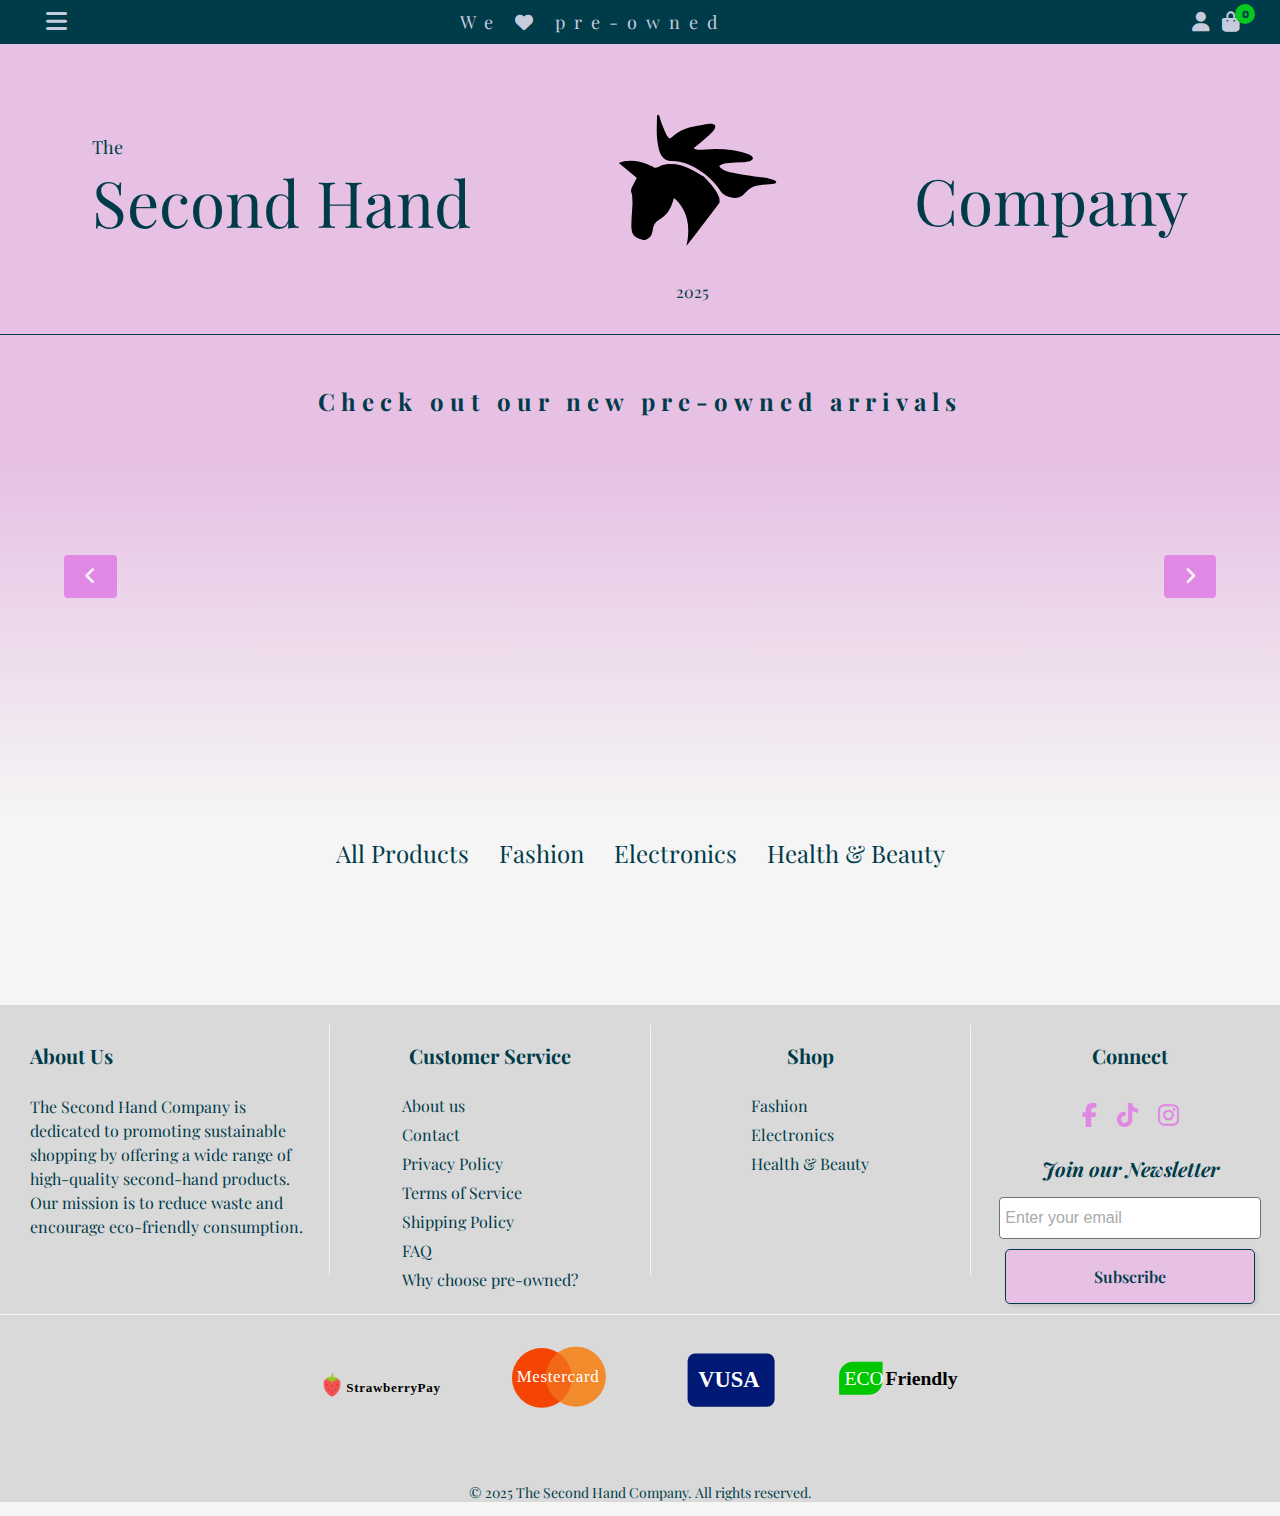
<file: index.html>
<!DOCTYPE html>
<html lang="en">
<head>
    <meta charset="UTF-8">
    <meta name="viewport" content="width=device-width, initial-scale=1.0">

    <meta name="description" content="The Second Hand Company offers high-quality pre-owned fashion, electronics, and home goods. Sustainable shopping made easy.">
    <meta name="keywords" content="second hand, pre-owned, sustainable shopping, used fashion, eco friendly store, recycled products">
    <meta name="author" content="The Second Hand Company">
    <meta name="robots" content="index, follow">


    <link rel="preconnect" href="https://fonts.googleapis.com">
    <link rel="preconnect" href="https://fonts.gstatic.com" crossorigin>
    <link href="https://fonts.googleapis.com/css2?family=Playfair+Display:ital,wght@0,400..900;1,400..900&display=swap" rel="stylesheet">
    <link rel="preconnect" href="https://fonts.googleapis.com" >
    <link rel="preconnect" href="https://fonts.gstatic.com" crossorigin >
    <link href="https://fonts.googleapis.com/css2?family=Inter:ital,opsz,wght@0,14..32,100..900;1,14..32,100..900&display=swap" rel="stylesheet">

    <link rel="stylesheet" href="https://cdnjs.cloudflare.com/ajax/libs/font-awesome/6.5.1/css/all.min.css">

    <link rel="stylesheet" href="css/styles.css" >
    <link rel="stylesheet" href="css/Components/shoppingbag.css" >
    <link rel="stylesheet" href="css/variables.css" >
    <link rel="stylesheet" href="css/Components/hamburgermenu.css">
    <link rel="stylesheet" href="css/Components/footer.css" >
    <link rel="stylesheet" href="css/Components/productslider.css" >
    <link rel="stylesheet" href="css/Components/pagination.css" >
    <link rel="stylesheet" href="css/Components/memberloginmodal.css" >

    <link rel="icon" type="image/svg+xml" href="images/horseheadlogo.svg" >

    <title>Welcome to The Second Hand Company</title>
</head>
<body>
    <div class="container">
        <!-- Topbar -->
        <div class="header-topbar">
            <div class="header-content__left-hamburger">
                <button
                    id="hamburgerMenuIcon"
                    class="hamburger-btn"
                    aria-controls="hamburgerMenu"
                    aria-expanded="false"
                    aria-label="Open menu"
                >
                    <i class="fa-solid fa-bars"></i>
                </button>
            </div>
            <div class="header-content__nav-center">
                <p>We <i class="fa-solid fa-heart"></i> pre-owned</p>
            </div>
            <div class="header-content__nav__right">
                <i class="fas fa-user"></i>
                <div class="header-content__nav__shoppingbag">
                    <i class="fa-solid fa-bag-shopping" id="shoppingBagIcon">
                        <span class="header-content__nav__right__cart-count">0</span>
                    </i>
                </div>
            </div>
        </div>

        <!-- Header -->
        <header>
            <!-- Mobile -->
            <div class="header-content-mobile">
                <div class="header-content__logo__mobile">
                    <img src="images/horseheadlogo.svg" alt="The Second Hand Company Logo" class="logo--mobile" />
                </div>
                <span class="header-content-mobile__text">The Second Hand Company</span>
            </div>

            <!-- Desktop -->
            <div class="header-content">
                <div class="header-content__left">
                    <div class="header-content__left__top">The</div>
                    <div class="header-content__left__bottom">Second Hand</div>
                </div>

                <div class="header-content__center">
                    <div class="header-content__center__logo">
                        <img src="images/horseheadlogo.svg" alt="Logo" class="logo" />
                    </div>
                    <div class="header-content__center__text">2025</div>
                </div>

                <div class="header-content__right">Company</div>
            </div>
        </header>

        <div class="header-underline">
            <h1>Check out our new pre-owned arrivals</h1>
        </div>

        <!-- Hamburger Menu -->
        <div class="hamburger-menu" id="hamburgerMenu" aria-modal="true" role="dialog" aria-hidden="true" tabindex="-1">
            <button class="close-btn" id="closeHamburgerMenu" aria-label="Close menu">&times;</button>

            <nav aria-label="Primary Navigation">
                <ul class="hamburger-menu__links">
                    <li><a href="#" data-category="home">Home</a></li>
                    <li><a href="#" data-category="fashion">Fashion</a></li>
                    <li><a href="#" data-category="electronics">Electronics</a></li>
                    <li><a href="../index.html?category=healthandbeauty" data-category="healthandbeauty">Health & Beauty</a></li>
                    <li><a href="pages/aboutus.html">About us</a></li>
                    <li><a href="pages/contactus.html">Contact</a></li>
                    <li><a href="pages/privacypolicy.html">Privacy Policy</a></li>
                    <li><a href="pages/tos.html">Terms of Service</a></li>
                    <li><a href="pages/wcpreowned.html">Why choose pre-owned?</a></li>
                    <li><a href="pages/newmemlogin.html">Become a member</a></li>
                    <li><a href="#" id="loginModalTrigger">Member Login</a></li>
                </ul>

                <div class="hamburger-menu__logo">
                    <img src="images/horseheadlogo.svg" alt="Logo" class="logo" />
                </div>

                <a class="hamburger-menu__h5" href="/pages/admindashboard.html">Admin login</a>
            </nav>
        </div>

        <!-- Hamburger Overlay -->
        <div class="hamburger-overlay" id="hamburgerOverlay"></div>

        <!-- Cart Sidebar -->
        <div class="shopping_cart" id="shoppingCart" aria-modal="true" role="dialog">
            <div class="cart-header">
                <h2>Your Shopping Bag</h2>
                <button class="close-btn" id="closeShoppingCartBtn">&times;</button>
            </div>

            <hr class="shoppingbag-hr" />

            <div class="cart-items" id="shoppingCartItems"></div>

            <div class="cart-footer">
                <div class="cart-numbers">
                    <div class="shipping"><p>Shipping: Free</p></div>
                    <div class="cart-total"><strong>Total: $<span id="shoppingCartTotal">0.00</span></strong></div>
                </div>
                <button onclick="checkout()" class="checkout-btn main-btn" id="checkoutButton">Checkout</button>
            </div>
        </div>

        <!-- Product Slider -->
        <div class="slider-container" id="sliderContainer" aria-label="Featured Products Slider" role="region">
            <div class="slider-controls">
                <button class="prev-btn" aria-label="Previous slide"><i class="fa-solid fa-angle-left"></i></button>
                <button class="next-btn" aria-label="Next slide"><i class="fa-solid fa-angle-right"></i></button>
            </div>

            <div class="slider-track" id="productSlider"></div>

            <div id="carouselDots" role="tablist"></div>
        </div>

        <nav class="breadcrumb" id="breadcrumb"></nav>

        <!-- Filter Navigation -->
        <div class="filter-content__nav">
            <nav>
                <ul class="filter-content__nav__links">
                    <li><a href="#" data-category="all">All Products</a></li>
                    <li><a href="#" data-category="fashion">Fashion</a></li>
                    <li><a href="#" data-category="electronics">Electronics</a></li>
                    <li><a href="../index.html?category=healthandbeauty" data-category="healthandbeauty">Health & Beauty</a></li>
                </ul>
            </nav>
        </div>

        <!-- Product Grid -->
        <section class="image-grid" aria-label="Product listings">
            <div class="container">
                <div id="products-container" class="products-grid"></div>
            </div>
        </section>

        <!-- Pagination -->
        <div class="pagination" id="paginationContainer"></div>

        <button id="backToTopBtn" class="back-to-top-btn" aria-label="Scroll back to top">
            <i class="fa-solid fa-arrow-up"></i>
        </button>

        <!-- Checkout Login Modal -->
         <div id="checkoutLoginModal" class="checkout-login-modal">
    <div class="checkout-login-modal-content">
        <i class="fa-solid fa-bag-shopping"></i>
        <h3>Checkout Options</h3>
        <p>Would you like to log in as a member or continue as a guest?</p>
        <div class="modal-buttons">
            <button id="loginBeforeCheckout" class="main-btn">Log In</button>
            <button id="continueAsGuest" class="secondary-btn">Continue as Guest</button>
        </div>
    </div>
</div>
        <!-- Footer -->
        <footer>
            <div class="footer-content__top">
                <div class="footer-content__left">
                    <h4>About Us</h4>
                    <p>
                        The Second Hand Company is dedicated to promoting sustainable shopping by offering a wide range of high-quality second-hand products.
                        Our mission is to reduce waste and encourage eco-friendly consumption.
                    </p>
                </div>

                <span class="vr"></span>

                <div class="footer-content__centera">
                    <h4>Customer Service</h4>
                    <ul>
                        <li><a href="pages/aboutus.html">About us</a></li>
                        <li><a href="pages/contactus.html">Contact</a></li>
                        <li><a href="pages/privacypolicy.html">Privacy Policy</a></li>
                        <li><a href="pages/tos.html">Terms of Service</a></li>
                        <li><a href="pages/shippingpolicy.html">Shipping Policy</a></li>
                        <li><a href="pages/faq.html">FAQ</a></li>
                        <li><a href="pages/wcpreowned.html">Why choose pre-owned?</a></li>
                    </ul>
                </div>

                <span class="vr"></span>

                <div class="footer-content__centerb">
                    <h4>Shop</h4>
                    <ul>
                        <li><a href="#" data-category="fashion">Fashion</a></li>
                        <li><a href="#" data-category="electronics">Electronics</a></li>
                        <li><a href="../index.html?category=healthandbeauty" data-category="healthandbeauty">Health & Beauty</a></li>
                    </ul>
                </div>

                <span class="vr"></span>

                <div class="footer-content__right">
                 <div class="footer-content__right__title"><h4>Connect</h4></div>
                       <div class="footer-content__right__icons">
                        <a href="https://facebook.com" target="_blank" rel="noopener noreferrer"><i class="fab fa-facebook-f"></i></a>
                        <a href="https://tiktok.com" target="_blank" rel="noopener noreferrer"><i class="fa-brands fa-tiktok"></i></a>
                        <a href="https://instagram.com" target="_blank" rel="noopener noreferrer"><i class="fab fa-instagram"></i></a>
                    </div>

                    <form id="newsletterForm">
                        <label for="newsletterEmail">Join our Newsletter</label>
                        <input type="email" name="email" placeholder="Enter your email" autocomplete="on" id="newsletterEmail" />
                        <button class="main-btn" id="subscribeBtn" type="submit">Subscribe</button>
                        <div id="toast" class="toast" role="status" aria-live="polite"></div>
                    </form>
                </div>
            </div>

            <div class="footer-content__bottom">
                <div class="footer-content__bottom__top">
                    <div class="footer-content__bottom__top__strawberry">
                        <img src="images/Strawberrypaylogo.svg" alt="Strawberry Pay Logo" class="footer-logo" />
                    </div>
                    <div class="footer-content__bottom__top__mestercard">
                        <img src="images/Mestercardlogo.svg" alt="Mestercard Logo" class="footer-logo">
                    </div>
                    <div class="footer-content__bottom__top__visa">
                        <img src="images/Vusacardlogo.svg" alt="Vusa Logo" class="footer-logo">
                    </div>
                    <div class="footer-content__bottom__top__eco">
                        <img src="images/ecofriendlylogo.svg" alt="Eco Logo" class="footer-logo">
                    </div>
                </div>

                <div class="footer-content__bottom__bottom">
                    <p>&copy; 2025 The Second Hand Company. All rights reserved.</p>
                </div>
            </div>
        </footer>

        <!-- Scripts -->
        <script type="module" src="JS/components/cart.js"></script>
        <script type="module" src="JS/index.js"></script>
        <script type="module" src="JS/components/shoppingcart.js"></script>
        <script type="module" src="JS/components/hamburgermenuoverlay.js"></script>
        <script type="module" src="JS/components/productslider.js"></script>
        <script type="module" src="JS/components/pagination.js"></script>
        <script type="module" src="JS/components/products.js"></script>
        <script type="module" src="JS/components/loginusermodal.js"></script>
        <script type="module" src="JS/utils.js"></script>
        <script type="module" src="JS/global.js"></script>


    </div> <!-- end .container -->
</body>
</html>
</file>
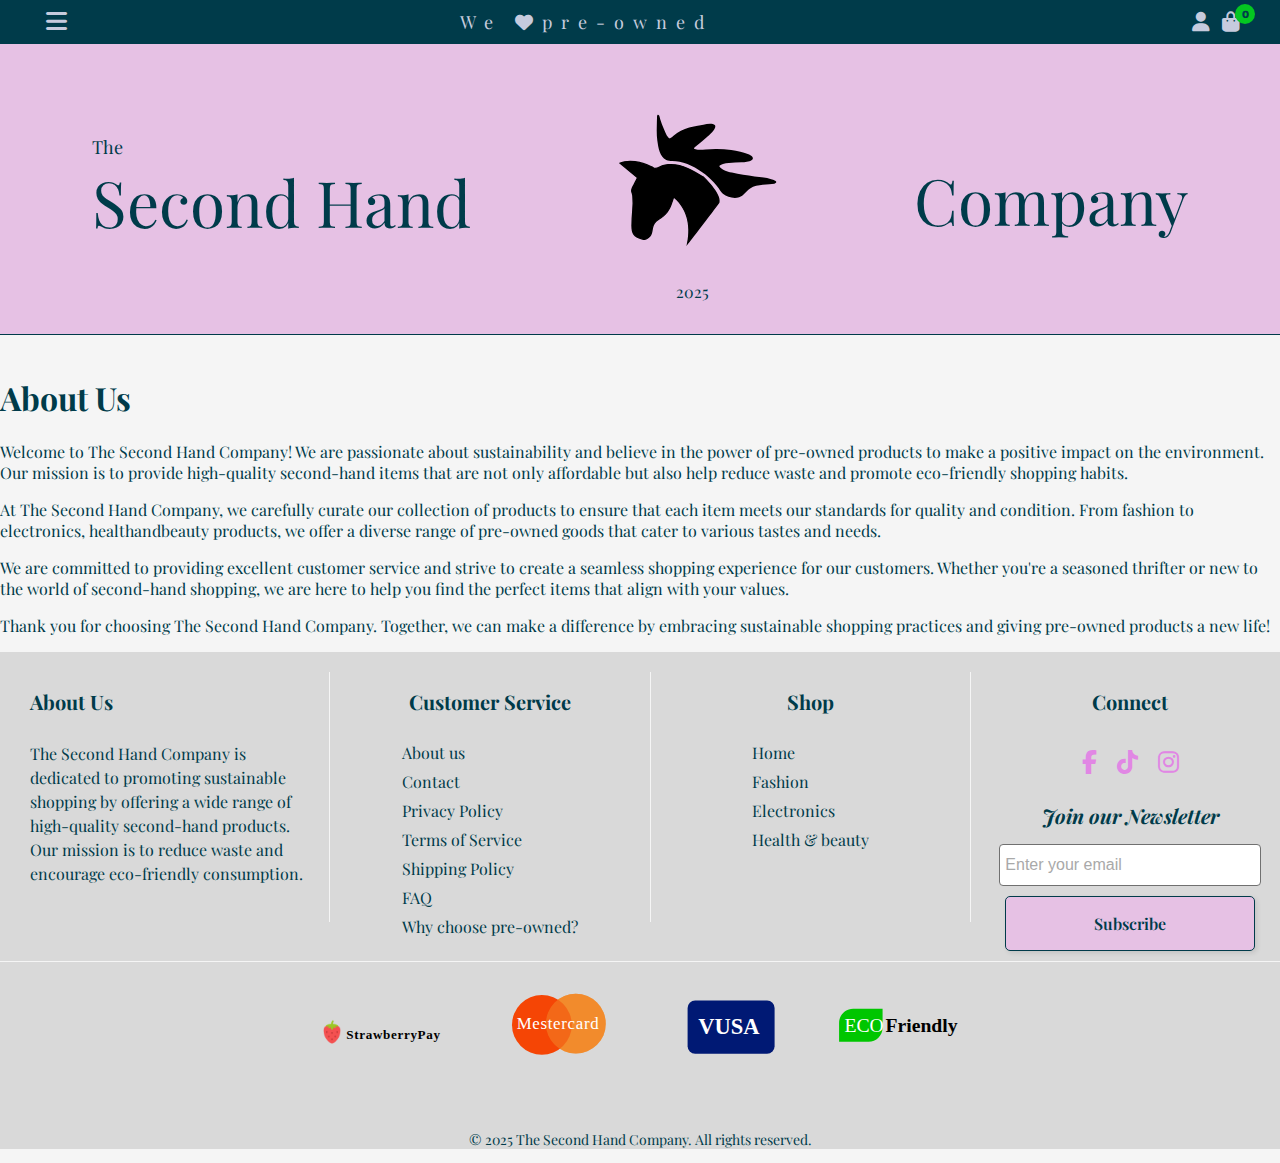
<file: pages/aboutus.html>
<!DOCTYPE html>
<html lang="en">
<head>
    <meta charset="UTF-8">
    <meta name="viewport" content="width=device-width, initial-scale=1.0">

    <link rel="preconnect" href="https://fonts.googleapis.com">
    <link rel="preconnect" href="https://fonts.gstatic.com" crossorigin>
    <link href="https://fonts.googleapis.com/css2?family=Playfair+Display:ital,wght@0,400..900;1,400..900&display=swap" rel="stylesheet">
    <link rel="preconnect" href="https://fonts.googleapis.com">
    <link rel="preconnect" href="https://fonts.gstatic.com" crossorigin>
    <link href="https://fonts.googleapis.com/css2?family=Inter:ital,opsz,wght@0,14..32,100..900;1,14..32,100..900&display=swap" rel="stylesheet">

    <link rel="stylesheet" href="https://cdnjs.cloudflare.com/ajax/libs/font-awesome/6.5.1/css/all.min.css">
    <link rel="stylesheet" href="../css/styles.css">
    <link rel="stylesheet" href="../css/Components/shoppingbag.css">
    <link rel="stylesheet" href="../css/variables.css">
    <link rel="stylesheet" href="../css/Components/hamburgermenu.css">
    <link rel="stylesheet" href="../css/Components/footer.css">
    <link rel="stylesheet" href="../css/Components/memberloginmodal.css">
    <link rel="stylesheet" href="../css/documentpages.css">

    <link rel="icon" type="image/svg+xml" href="../images/horseheadlogo.svg">
    <title>About us here at The Second Hand Company</title>
</head>

<body>
    <div class="container">

        <div class="header-topbar">
            <div class="header-content__left-hamburger">
                <button 
                    id="hamburgerMenuIcon"
                    class="hamburger-btn"
                    aria-controls="hamburgerMenu"
                    aria-expanded="false"
                    aria-label="Open menu">
                    <i class="fa-solid fa-bars"></i>
                </button>
            </div>

            <div class="header-content__nav-center">
                <p>We <i class="fa-solid fa-heart"></i>pre-owned</p>
            </div>

            <div class="header-content__nav__right">
                <i class="fas fa-user"></i>
                <div class="header-content__nav__shoppingbag">
                    <i class="fa-solid fa-bag-shopping" id="shoppingBagIcon">
                        <span class="header-content__nav__right__cart-count">0</span>
                    </i>
                </div>
            </div>
        </div>

        <header>
            <!-- Mobile Header -->
            <div class="header-content-mobile">
                <div class="header-content__logo__mobile">
                    <img src="../images/horseheadlogo.svg" alt="The Second Hand Company Logo" class="logo--mobile">
                </div>
                <span class="header-content-mobile__text">The Second Hand Company</span>
            </div>

            <!-- Desktop Header -->
            <div class="header-content">
                <div class="header-content__left">
                    <div class="header-content__left__top">The</div>
                    <div class="header-content__left__bottom">Second Hand</div>
                </div>

                <div class="header-content__center">
                    <div class="header-content__center__logo">
                        <img src="../images/horseheadlogo.svg" alt="Logo" class="logo">
                    </div>
                    <div class="header-content__center__text">2025</div>
                </div>

                <div class="header-content__right">Company</div>
            </div>
        </header>

        <!-- Hamburger menu -->
        <div 
            class="hamburger-menu" 
            id="hamburgerMenu" 
            aria-modal="true" 
            role="dialog" 
            aria-hidden="true" 
            tabindex="-1"
        >
            <button class="close-btn" id="closeHamburgerMenu" aria-label="Close menu">&times;</button>

            <nav aria-label="Primary Navigation">
                <ul class="hamburger-menu__links">
                    <li><a href="../index.html" data-category="home">Home</a></li>
                    <li><a href="../index.html?category=fashion">Fashion</a></li>
                    <li><a href="../index.html?category=electronics">Electronics</a></li>
                    <li><a href="../index.html?category=healthandbeauty" data-category="healthandbeauty">Health & beauty</a></li>
                    <li><a href="aboutus.html">About us</a></li>
                    <li><a href="contactus.html">Contact</a></li>
                    <li><a href="privacypolicy.html">Privacy Policy</a></li>
                    <li><a href="tos.html">Terms of Service</a></li>
                    <li><a href="wcpreowned.html">Why choose pre-owned?</a></li>
                    <li><a href="../pages/newmemlogin.html">Become a member</a></li>
                    <li><a href="#" id="loginModalTrigger">Member Login</a></li>
                </ul>

                <div class="hamburger-menu__logo">
                    <img src="../images/horseheadlogo.svg" alt="Logo" class="logo">
                </div>

                <a class="hamburger-menu__h5" href="/pages/admindashboard.html">Admin login</a>
            </nav>
        </div>

        <!-- Hamburger overlay -->
        <div class="hamburger-overlay" id="hamburgerOverlay" aria-hidden="true"></div>

        <!-- Shopping cart sidebar -->
        <div 
            class="shopping_cart" 
            id="shoppingCart" 
            aria-modal="true" 
            role="dialog"
        >
            <div class="cart-header">
                <h2>Your Shopping Bag</h2>
                <button class="close-btn" id="closeShoppingCartBtn">&times;</button>
            </div>

            <hr class="shoppingbag-hr">

            <div class="cart-items" id="shoppingCartItems"></div>

            <div class="cart-footer">
                <div class="cart-numbers">
                    <div class="shipping">
                        <p>Shipping: Free</p>
                    </div>
                    <div class="cart-total">
                        <strong>Total: $<span id="shoppingCartTotal">0.00</span></strong>
                    </div>
                </div>

                <button 
                    onClick="checkout()" 
                    class="checkout-btn main-btn" 
                    id="checkoutButton"
                >
                    Checkout
                </button>
            </div>
        </div>

        <nav class="breadcrumb" id="breadcrumb"></nav>

        <!-- MAIN CONTENT -->
        <main>
            <section class="aboutus-section">
                <h1>About Us</h1>

                <p>Welcome to The Second Hand Company! We are passionate about sustainability and believe in the power of pre-owned products to make a positive impact on the environment. Our mission is to provide high-quality second-hand items that are not only affordable but also help reduce waste and promote eco-friendly shopping habits.</p>

                <p>At The Second Hand Company, we carefully curate our collection of products to ensure that each item meets our standards for quality and condition. From fashion to electronics, healthandbeauty products, we offer a diverse range of pre-owned goods that cater to various tastes and needs.</p>

                <p>We are committed to providing excellent customer service and strive to create a seamless shopping experience for our customers. Whether you're a seasoned thrifter or new to the world of second-hand shopping, we are here to help you find the perfect items that align with your values.</p>

                <p>Thank you for choosing The Second Hand Company. Together, we can make a difference by embracing sustainable shopping practices and giving pre-owned products a new life!</p>
            </section>
        </main>

        <!-- Footer -->
        <footer>
            <div class="footer-content__top">

                <div class="footer-content__left">
                    <h4>About Us</h4>
                    <p>The Second Hand Company is dedicated to promoting sustainable shopping by offering a wide range of high-quality second-hand products. Our mission is to reduce waste and encourage eco-friendly consumption.</p>
                </div>

                <span class="vr"></span>

                <div class="footer-content__centera">
                    <h4>Customer Service</h4>
                    <ul>
                        <li><a href="aboutus.html">About us</a></li>
                        <li><a href="contactus.html">Contact</a></li>
                        <li><a href="privacypolicy.html">Privacy Policy</a></li>
                        <li><a href="tos.html">Terms of Service</a></li>
                        <li><a href="shippingpolicy.html">Shipping Policy</a></li>
                        <li><a href="faq.html">FAQ</a></li>
                        <li><a href="wcpreowned.html">Why choose pre-owned?</a></li>
                    </ul>
                </div>

                <span class="vr"></span>

                <div class="footer-content__centerb">
                    <h4>Shop</h4>
                    <ul>
                        <li><a href="../index.html" data-category="home">Home</a></li>
                        <li><a href="../index.html?category=fashion">Fashion</a></li>
                        <li><a href="../index.html?category=electronics">Electronics</a></li>
                        <li><a href="../index.html?category=healthandbeauty" data-category="healthandbeauty">Health & beauty</a></li>
                    </ul>
                </div>

                <span class="vr"></span>

                <div class="footer-content__right">
                     <div class="footer-content__right__title"><h4>Connect</h4></div>

                    <div class="footer-content__right__icons">
                        <i class="fab fa-facebook-f"></i>
                        <i class="fa-brands fa-tiktok"></i>
                        <i class="fab fa-instagram"></i>
                    </div>

                    <form id="newsletterForm">
                        <label for="newsletterEmail">Join our Newsletter</label>
                        <input 
                            type="email" 
                            name="email" 
                            placeholder="Enter your email" 
                            autocomplete="on" 
                            id="newsletterEmail"
                        >
                        <button class="main-btn" id="subscribeBtn" type="submit">Subscribe</button>
                        <div id="toast" class="toast" role="status" aria-live="polite"></div>
                    </form>
                </div>
            </div>

            <div class="footer-content__bottom">

                <div class="footer-content__bottom__top">
                    <div class="footer-content__bottom__top__strawberry">
                        <img src="../images/Strawberrypaylogo.svg" alt="Strawberry Pay Logo" class="footer-logo">
                    </div>

                    <div class="footer-content__bottom__top__mestercard">
                        <img src="../images/Mestercardlogo.svg" alt="Mestercard Logo" class="footer-logo">
                    </div>

                    <div class="footer-content__bottom__top__visa">
                        <img src="../images/Vusacardlogo.svg" alt="Vusa Logo" class="footer-logo">
                    </div>

                    <div class="footer-content__bottom__top__eco">
                        <img src="../images/ecofriendlylogo.svg" alt="Eco Logo" class="footer-logo">
                    </div>
                </div>

                <div class="footer-content__bottom__bottom">
                    <p>&copy; 2025 The Second Hand Company. All rights reserved.</p>
                </div>

            </div>
        </footer>

        <!-- Scripts -->
        <script type="module" src="../JS/components/cart.js"></script>
        <script type="module" src="../JS/components/shoppingcart.js"></script>
        <script type="module" src="../JS/components/hamburgermenuoverlay.js"></script>
        <script type="module" src="../JS/components/loginusermodal.js"></script>
        <script type="module" src="../JS/utils.js"></script>
        <script type="module" src="../JS/global.js"></script>

    </div>
</body>
</html>
</file>
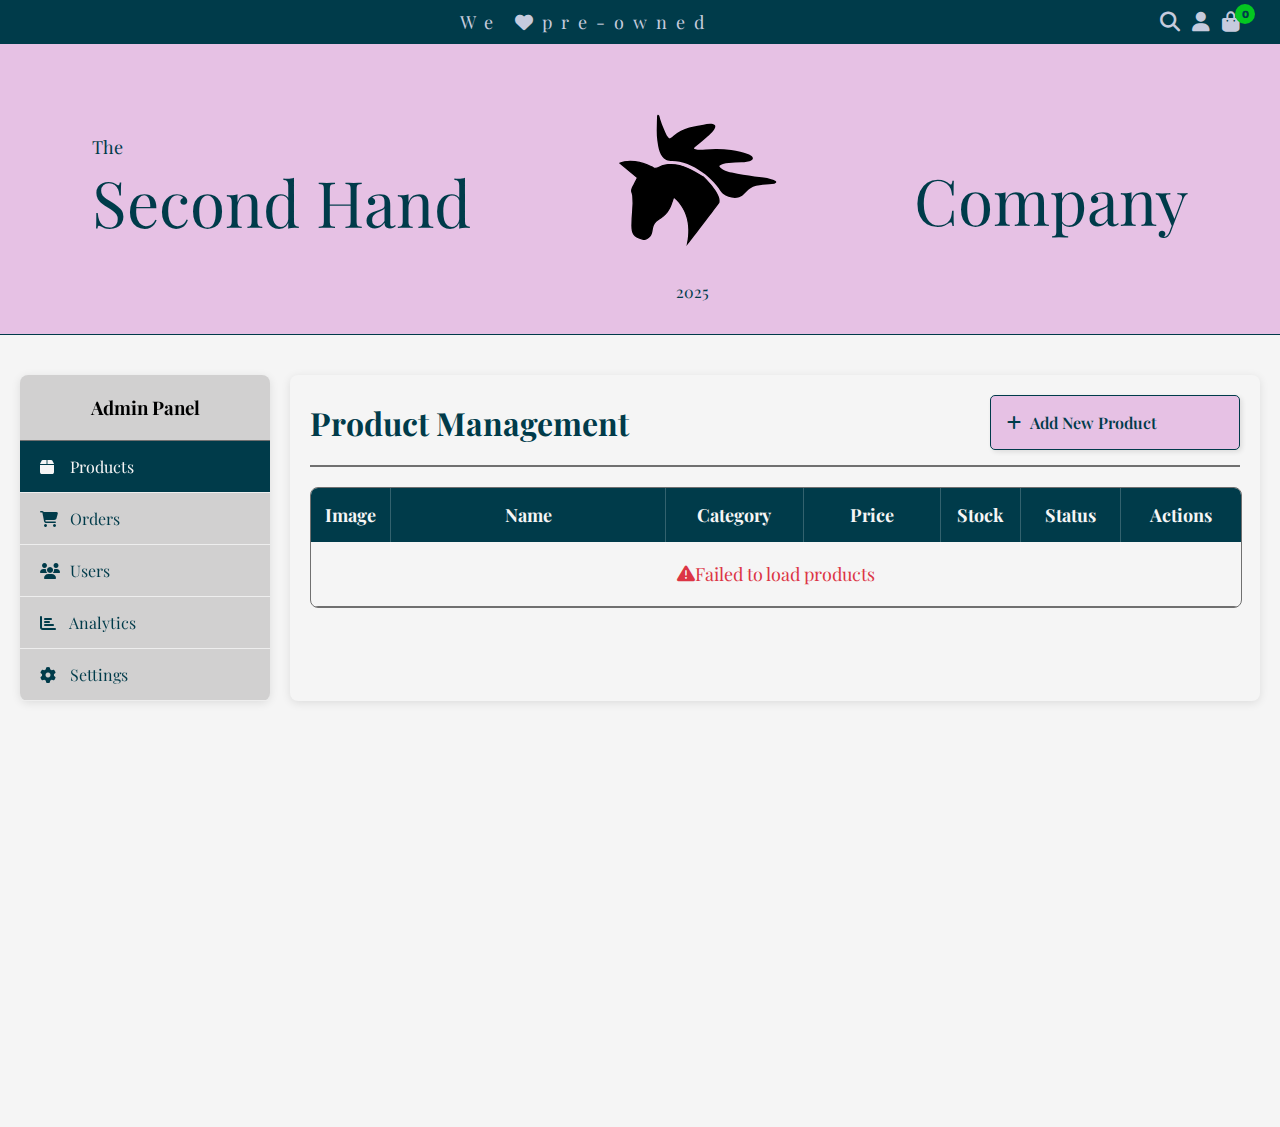
<file: pages/admindashboard.html>
<!DOCTYPE html>
<html lang="en">
<head>
    <meta charset="UTF-8">
    <meta name="viewport" content="width=device-width, initial-scale=1.0">

      <!--SEO meta tags-->
    <meta name="description" content="The Second Hand Company offers high-quality pre-owned fashion, electronics, and home goods. Sustainable shopping made easy.">
    <meta name="keywords" content="second hand, pre-owned, sustainable shopping, used fashion, eco friendly store, recycled products">
    <meta name="author" content="The Second Hand Company">
    <meta name="robots" content="noindex, nofollow">

    <!-- Google Fonts -->
    <link rel="preconnect" href="https://fonts.googleapis.com">
    <link rel="preconnect" href="https://fonts.gstatic.com" crossorigin>
    <link href="https://fonts.googleapis.com/css2?family=Playfair+Display:ital,wght@0,400..900;1,400..900&display=swap" rel="stylesheet">
    <link href="https://fonts.googleapis.com/css2?family=Inter:ital,opsz,wght@0,14..32,100..900;1,14..32,100..900&display=swap" rel="stylesheet">

    <!-- Icons -->
    <link rel="stylesheet" href="https://cdnjs.cloudflare.com/ajax/libs/font-awesome/6.5.1/css/all.min.css">

    <!-- Stylesheets -->
    <link rel="stylesheet" href="../css/styles.css">
    <link rel="stylesheet" href="../css/Components/shoppingbag.css">
    <link rel="stylesheet" href="../css/variables.css">
    <link rel="stylesheet" href="../css/Components/hamburgermenu.css">
    <link rel="stylesheet" href="../css/Components/footer.css">
    <link rel="stylesheet" href="../css/Components/productslider.css">
    <link rel="stylesheet" href="../css/Components/pagination.css">
    <link rel="stylesheet" href="../css/Components/memberloginmodal.css">
    <link rel="stylesheet" href="../css/admindashboard.css">

    <link rel="icon" type="image/svg+xml" href="../images/horseheadlogo.svg">
    <title>Admin Dashboard</title>
</head>

<body>
    <div class="container">

        <!-- Topbar -->
        <div class="header-topbar">
            <div class="header-content__left-hamburger">
                <!-- Mobile hamburger menu -->
                <i class="fa-solid fa-bars" id="hamburgerMenuIcon"></i>
            </div>

            <div class="header-content__nav-center">
                <p>We <i class="fa-solid fa-heart"></i>pre-owned</p>
            </div>

            <div class="header-content__nav__right">
                <i class="fas fa-search"></i>
                <i class="fas fa-user"></i>
                <div class="header-content__nav__shoppingbag">
                    <i class="fa-solid fa-bag-shopping" id="shoppingBagIcon">
                        <span class="header-content__nav__right__cart-count">0</span>
                    </i>
                </div>
            </div>
        </div>

        <!-- Header -->
        <header>

            <!-- Mobile Header -->
            <div class="header-content-mobile">
                <div class="header-content__logo__mobile">
                    <img src="../images/horseheadlogo.svg" alt="Logo" class="logo--mobile">
                </div>
                <span class="header-content-mobile__text">The Second Hand Company</span>
            </div>

            <!-- Desktop Header -->
            <div class="header-content">
                <div class="header-content__left">
                    <div class="header-content__left__top">The</div>
                    <div class="header-content__left__bottom">Second Hand</div>
                </div>

                <div class="header-content__center">
                    <div class="header-content__center__logo">
                        <a href="../index.html">
                            <img src="../images/horseheadlogo.svg" alt="Logo" class="logo">
                        </a>
                    </div>
                    <div class="header-content__center__text">2025</div>
                </div>

                <div class="header-content__right">Company</div>
            </div>
        </header>

        <!-- Breadcrumb -->
        <nav class="breadcrumb" id="breadcrumb"></nav>

        <!-- Hamburger Menu -->
        <div class="hamburger-menu" id="hamburgerMenu">
            <button class="close-btn" id="closeHamburgerMenu">&times;</button>

            <nav>
                <ul class="hamburger-menu__links">
                    <li><a href="../index.html" data-category="home">Home</a></li>
                    <li><a href="../index.html?category=fashion">Fashion</a></li>
                    <li><a href="../index.html?category=electronics">Electronics</a></li>
                    <li><a href="../index.html?category=healthandbeauty" data-category="healthandbeauty">Health & beauty</a></li>
                    <li><a href="aboutus.html">About us</a></li>
                    <li><a href="contactus.html">Contact</a></li>
                    <li><a href="#">Privacy Policy</a></li>
                    <li><a href="#">Terms of Service</a></li>
                    <li><a href="#">Why choose pre-owned?</a></li>
                    <li><a href="../pages/newmemlogin.html">Become a member</a></li>
                    <li><a href="#" id="loginModalTrigger">Member Login</a></li>
                </ul>

                <div class="hamburger-menu__logo">
                    <img src="../images/horseheadlogo.svg" alt="Logo" class="logo">
                </div>

                <a href="/pages/admindashboard.html">
                    <h5 class="hamburger-menu__h5">Admin login</h5>
                </a>
            </nav>
        </div>

        <!-- Hamburger Overlay -->
        <div class="hamburger-overlay" id="hamburgerOverlay"></div>

        <!-- Shopping Cart Sidebar -->
        <div class="shopping_cart" id="shoppingCart">
            <div class="cart-header">
                <h2>Your Shopping Bag</h2>
                <button class="close-btn" id="closeShoppingCartBtn">&times;</button>
            </div>

            <hr class="shoppingbag-hr">

            <div class="cart-items" id="shoppingCartItems"></div>

            <div class="cart-footer">
                <div class="cart-numbers">
                    <div class="shipping">
                        <p>Shipping: Free</p>
                    </div>
                    <div class="cart-total">
                        <strong>Total: $<span id="shoppingCartTotal">0.00</span></strong>
                    </div>
                </div>

                <button onClick="checkout()" class="checkout-btn main-btn" id="checkoutButton">
                    Checkout
                </button>
            </div>
        </div>

        <!-- Admin Dashboard -->
        <section class="admin-dashboard">
            <div class="admin-layout">

                <!-- Sidebar -->
                <aside class="admin-sidebar">
                    <div class="admin-sidebar__header">
                        <h3>Admin Panel</h3>
                    </div>

                    <nav class="admin-menu">
                        <ul>
                            <li>
                                <a href="#" class="admin-menu__item active" data-section="products">
                                    <i class="fas fa-box"></i> Products
                                </a>
                            </li>
                            <li>
                                <a href="#" class="admin-menu__item" data-section="orders">
                                    <i class="fas fa-shopping-cart"></i> Orders
                                </a>
                            </li>
                            <li>
                                <a href="#" class="admin-menu__item" data-section="users">
                                    <i class="fas fa-users"></i> Users
                                </a>
                            </li>
                            <li>
                                <a href="#" class="admin-menu__item" data-section="analytics">
                                    <i class="fas fa-chart-bar"></i> Analytics
                                </a>
                            </li>
                            <li>
                                <a href="#" class="admin-menu__item" data-section="settings">
                                    <i class="fas fa-cog"></i> Settings
                                </a>
                            </li>
                        </ul>
                    </nav>
                </aside>

                <!-- Main Admin Content -->
                <main class="admin-main">

                    <div class="admin-header">
                        <h1>Product Management</h1>
                        <button class="main-btn add-product-btn">
                            <i class="fas fa-plus"></i> Add New Product
                        </button>
                    </div>

                    <!-- Product Grid -->
                    <div class="admin-product-grid">

                        <!-- Grid Header -->
                        <div class="grid-header">
                            <div class="grid-header__item">Image</div>
                            <div class="grid-header__item">Name</div>
                            <div class="grid-header__item">Category</div>
                            <div class="grid-header__item">Price</div>
                            <div class="grid-header__item">Stock</div>
                            <div class="grid-header__item">Status</div>
                            <div class="grid-header__item">Actions</div>
                        </div>

                        <!-- Product Rows -->
                        <div class="grid-body" id="adminProductGrid">

                            <!-- Example Row Structure -->
                            <div class="grid-row">
                                <div class="grid-cell"></div>
                                <div class="grid-cell">Example Product</div>
                                <div class="grid-cell">Fashion</div>
                                <div class="grid-cell">$99.99</div>
                                <div class="grid-cell">15</div>
                                <div class="grid-cell">
                                    <span class="status-badge active">Active</span>
                                </div>
                                <div class="grid-cell">
                                    <button class="action-btn edit-btn">
                                        <i class="fas fa-edit"></i>
                                    </button>
                                    <button class="action-btn delete-btn">
                                        <i class="fas fa-trash"></i>
                                    </button>
                                </div>
                            </div>

                        </div>
                    </div>
                </main>
            </div>
        </section>

        <!-- Pagination -->
        <div class="pagination" id="paginationContainer"></div>

        <!-- Add Product Modal -->
        <div class="modal-overlay" id="addProductModal">
            <div class="modal-content admin-modal">

                <div class="modal-header">
                    <h3>Add New Product</h3>
                    <button class="modal-close" id="closeAddProductModal">&times;</button>
                </div>

                <div class="modal-body">

                    <form id="addProductForm" class="admin-form">

                        <!-- Image Upload Grid -->
                        <div class="image-upload-section">
                            <h4>Product Images</h4>

                            <div class="image-upload-grid">

                                <!-- 6 image upload boxes -->
                                <!-- Repeated structure preserved -->

                                <div class="image-upload-box" data-index="0">
                                    <input type="file" class="image-input" accept="image/*" id="image0">
                                    <div class="upload-placeholder">
                                        <i class="fas fa-plus"></i>
                                        <span>Add Image</span>
                                    </div>
                                    <img class="preview-image" style="display: none;">
                                    <button type="button" class="remove-image" style="display: none;">
                                        <i class="fas fa-times"></i>
                                    </button>
                                </div>

                                <div class="image-upload-box" data-index="1">
                                    <input type="file" class="image-input" accept="image/*" id="image1">
                                    <div class="upload-placeholder">
                                        <i class="fas fa-plus"></i>
                                        <span>Add Image</span>
                                    </div>
                                    <img class="preview-image" style="display: none;">
                                    <button type="button" class="remove-image" style="display: none;">
                                        <i class="fas fa-times"></i>
                                    </button>
                                </div>

                                <div class="image-upload-box" data-index="2">
                                    <input type="file" class="image-input" accept="image/*" id="image2">
                                    <div class="upload-placeholder">
                                        <i class="fas fa-plus"></i>
                                        <span>Add Image</span>
                                    </div>
                                    <img class="preview-image" style="display: none;">
                                    <button type="button" class="remove-image" style="display: none;">
                                        <i class="fas fa-times"></i>
                                    </button>
                                </div>

                                <div class="image-upload-box" data-index="3">
                                    <input type="file" class="image-input" accept="image/*" id="image3">
                                    <div class="upload-placeholder">
                                        <i class="fas fa-plus"></i>
                                        <span>Add Image</span>
                                    </div>
                                    <img class="preview-image" style="display: none;">
                                    <button type="button" class="remove-image" style="display: none;">
                                        <i class="fas fa-times"></i>
                                    </button>
                                </div>

                                <div class="image-upload-box" data-index="4">
                                    <input type="file" class="image-input" accept="image/*" id="image4">
                                    <div class="upload-placeholder">
                                        <i class="fas fa-plus"></i>
                                        <span>Add Image</span>
                                    </div>
                                    <img class="preview-image" style="display: none;">
                                    <button type="button" class="remove-image" style="display: none;">
                                        <i class="fas fa-times"></i>
                                    </button>
                                </div>

                                <div class="image-upload-box" data-index="5">
                                    <input type="file" class="image-input" accept="image/*" id="image5">
                                    <div class="upload-placeholder">
                                        <i class="fas fa-plus"></i>
                                        <span>Add Image</span>
                                    </div>
                                    <img class="preview-image" style="display: none;">
                                    <button type="button" class="remove-image" style="display: none;">
                                        <i class="fas fa-times"></i>
                                    </button>
                                </div>

                            </div>
                        </div>

                        <!-- Form Grid -->
                        <div class="form-grid">

                            <!-- LEFT COLUMN -->
                            <div class="form-column">

                                <div class="form-group">
                                    <label for="productName">Product Name *</label>
                                    <input type="text" id="productName" name="title" required>
                                </div>

                                <div class="form-group">
                                    <label for="productId">Product ID *</label>
                                    <input type="text" id="productId" name="productId" required>
                                </div>

                                <div class="form-group">
                                    <label for="productCategory">Product Category *</label>
                                    <select id="productCategory" name="category" required>
                                        <option value="">Select Category</option>
                                        <option value="fashion">Fashion</option>
                                        <option value="electronics">Electronics</option>
                                        <option value="health-beauty">Health & Beauty</option>
                                    </select>
                                </div>

                                <div class="price-group">

                                    <div class="form-group">
                                        <label for="productPrice">Product Price *</label>
                                        <input type="number" id="productPrice" name="price" step="0.01" min="0" required>
                                    </div>

                                    <div class="form-group discount-group">
                                        <label for="discountPercent">Discount %</label>
                                        <input type="number" id="discountPercent" name="discountPercent" min="0" max="100" step="1">
                                    </div>

                                    <div class="form-group">
                                        <label for="discountedPrice">Discounted Price</label>
                                        <input type="number" id="discountedPrice" name="discountedPrice" step="0.01" min="0" readonly>
                                    </div>

                                </div>

                                <div class="form-group">
                                    <label for="productBrand">Product Brand</label>
                                    <input type="text" id="productBrand" name="brand">
                                </div>

                                <div class="form-group">
                                    <label for="purchasedFrom">Purchased From</label>
                                    <input type="text" id="purchasedFrom" name="purchasedFrom" placeholder="Store/Seller name">
                                </div>

                            </div>

                            <!-- RIGHT COLUMN -->
                            <div class="form-column">

                                <div class="form-group">
                                    <label for="inStock">In Stock *</label>
                                    <input type="number" id="inStock" name="stock" min="0" required>
                                </div>

                                <div class="form-group">
                                    <label for="productSize">Size</label>
                                    <input type="text" id="productSize" name="size" placeholder="e.g., XL, 42, One Size">
                                </div>

                                <div class="form-group">
                                    <label for="purchasedFor">Purchased For</label>
                                    <input type="number" id="purchasedFor" name="purchasedFor" step="0.01" min="0" placeholder="Original purchase price">
                                </div>

                                <div class="form-group full-width">
                                    <label for="productDescription">Product Description *</label>
                                    <textarea id="productDescription" name="description" rows="8" required></textarea>
                                </div>

                            </div>
                        </div>

                        <div class="modal-actions">
                            <button type="button" class="btn-secondary" id="cancelAddProduct">Cancel</button>
                            <button type="submit" class="main-btn">Add Product</button>
                        </div>

                    </form>
                </div>
            </div>
        </div>

        <!-- Mobile Add Product Modal -->
        <div class="modal-overlay" id="addProductModalMobile">
            <div class="modal-content admin-modal">

                <div class="modal-header">
                    <h3>Add New Product</h3>
                    <button class="modal-close" id="closeAddProductModalMobile">&times;</button>
                </div>

                <div class="modal-body">

                    <form id="addProductFormMobile" class="admin-form">

                        <!-- Mobile Image Upload Grid -->
                        <div class="image-upload-section">
                            <h4>Product Images</h4>

                            <div class="image-upload-grid">

                                <!-- 4 upload boxes -->

                                <div class="image-upload-box" data-index="0">
                                    <input type="file" class="image-input" accept="image/*" id="image0Mobile">
                                    <div class="upload-placeholder">
                                        <i class="fas fa-plus"></i>
                                        <span>Add Image</span>
                                    </div>
                                    <img class="preview-image" style="display: none;">
                                    <button type="button" class="remove-image" style="display: none;">
                                        <i class="fas fa-times"></i>
                                    </button>
                                </div>

                                <div class="image-upload-box" data-index="1">
                                    <input type="file" class="image-input" accept="image/*" id="image1Mobile">
                                    <div class="upload-placeholder">
                                        <i class="fas fa-plus"></i>
                                        <span>Add Image</span>
                                    </div>
                                    <img class="preview-image" style="display: none;">
                                    <button type="button" class="remove-image" style="display: none;">
                                        <i class="fas fa-times"></i>
                                    </button>
                                </div>

                                <div class="image-upload-box" data-index="2">
                                    <input type="file" class="image-input" accept="image/*" id="image2Mobile">
                                    <div class="upload-placeholder">
                                        <i class="fas fa-plus"></i>
                                        <span>Add Image</span>
                                    </div>
                                    <img class="preview-image" style="display: none;">
                                    <button type="button" class="remove-image" style="display: none;">
                                        <i class="fas fa-times"></i>
                                    </button>
                                </div>

                                <div class="image-upload-box" data-index="3">
                                    <input type="file" class="image-input" accept="image/*" id="image3Mobile">
                                    <div class="upload-placeholder">
                                        <i class="fas fa-plus"></i>
                                        <span>Add Image</span>
                                    </div>
                                    <img class="preview-image" style="display: none;">
                                    <button type="button" class="remove-image" style="display: none;">
                                        <i class="fas fa-times"></i>
                                    </button>
                                </div>
                            </div>
                        </div>

                        <!-- Mobile Form Fields -->
                        <label for="productNameMobile">Product Name *</label>
                        <input type="text" id="productNameMobile" name="title" required>

                        <label for="productIdMobile">Product ID *</label>
                        <input type="text" id="productIdMobile" name="productId" required>

                        <!-- Custom Select -->
                        <div class="custom-select-wrapper">
                            <label for="productCategoryCustom">Product Category *</label>

                            <div class="custom-select" tabindex="0" id="productCategoryCustom">
                                <span class="custom-select__selected">Select Category</span>
                                <ul class="custom-select__options" hidden>
                                    <li data-value="fashion">Fashion</li>
                                    <li data-value="electronics">Electronics</li>
                                    <li data-value="health-beauty">Health & Beauty</li>
                                </ul>
                            </div>

                            <input type="hidden" name="category" id="productCategoryMobile" required>
                        </div>

                        <label for="productPriceMobile">Product Price *</label>
                        <input type="number" id="productPriceMobile" name="price" step="0.01" min="0" required>

                        <label for="discountPercentMobile">Discount %</label>
                        <input type="number" id="discountPercentMobile" name="discountPercent" min="0" max="100" step="1">

                        <label for="discountedPriceMobile">Discounted Price</label>
                        <input type="number" id="discountedPriceMobile" name="discountedPrice" step="0.01" min="0" readonly>

                        <label for="productBrandMobile">Product Brand</label>
                        <input type="text" id="productBrandMobile" name="brand">

                        <label for="purchasedFromMobile">Purchased From</label>
                        <input type="text" id="purchasedFromMobile" name="purchasedFrom" placeholder="Store/Seller name">

                        <label for="inStockMobile">In Stock *</label>
                        <input type="number" id="inStockMobile" name="stock" min="0" required>

                        <label for="productSizeMobile">Size</label>
                        <input type="text" id="productSizeMobile" name="size" placeholder="e.g., XL, 42, One Size">

                        <label for="purchasedForMobile">Purchased For</label>
                        <input type="number" id="purchasedForMobile" name="purchasedFor" step="0.01" min="0" placeholder="Original purchase price">

                        <label for="productDescriptionMobile">Product Description *</label>
                        <textarea id="productDescriptionMobile" name="description" rows="8" required></textarea>

                        <div class="modal-actions">
                            <button type="button" class="btn-secondary" id="cancelAddProductMobile">Cancel</button>
                            <button type="submit" class="main-btn">Add Product</button>
                        </div>

                    </form>
                </div>
            </div>
        </div>

        <!-- Scripts -->
        <script type="module" src="../JS/admindash.js"></script>
        <script type="module" src="../JS/components/loginusermodal.js"></script>
        <script type="module" src="../JS/components/stockmanager.js"></script>
        <script type="module" src="../JS/global.js"></script>

    </div>
</body>
</html>
</file>
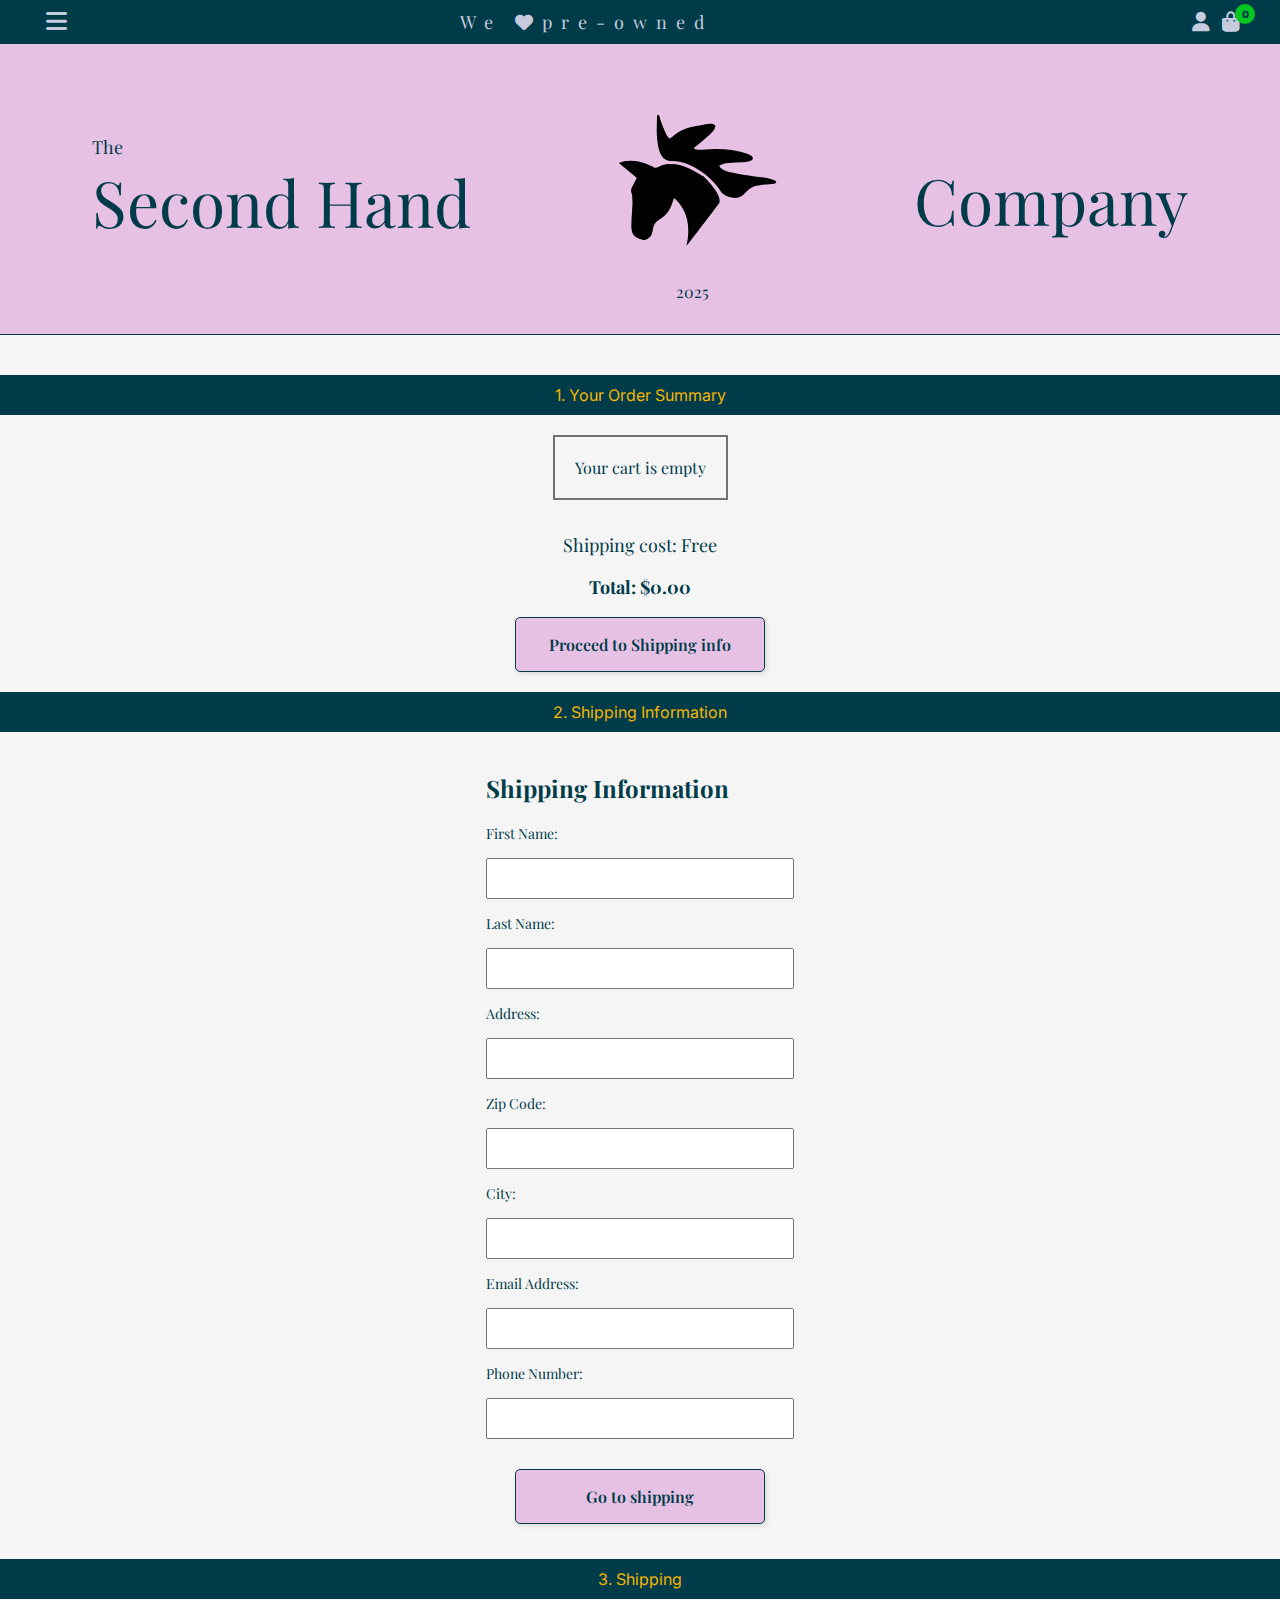
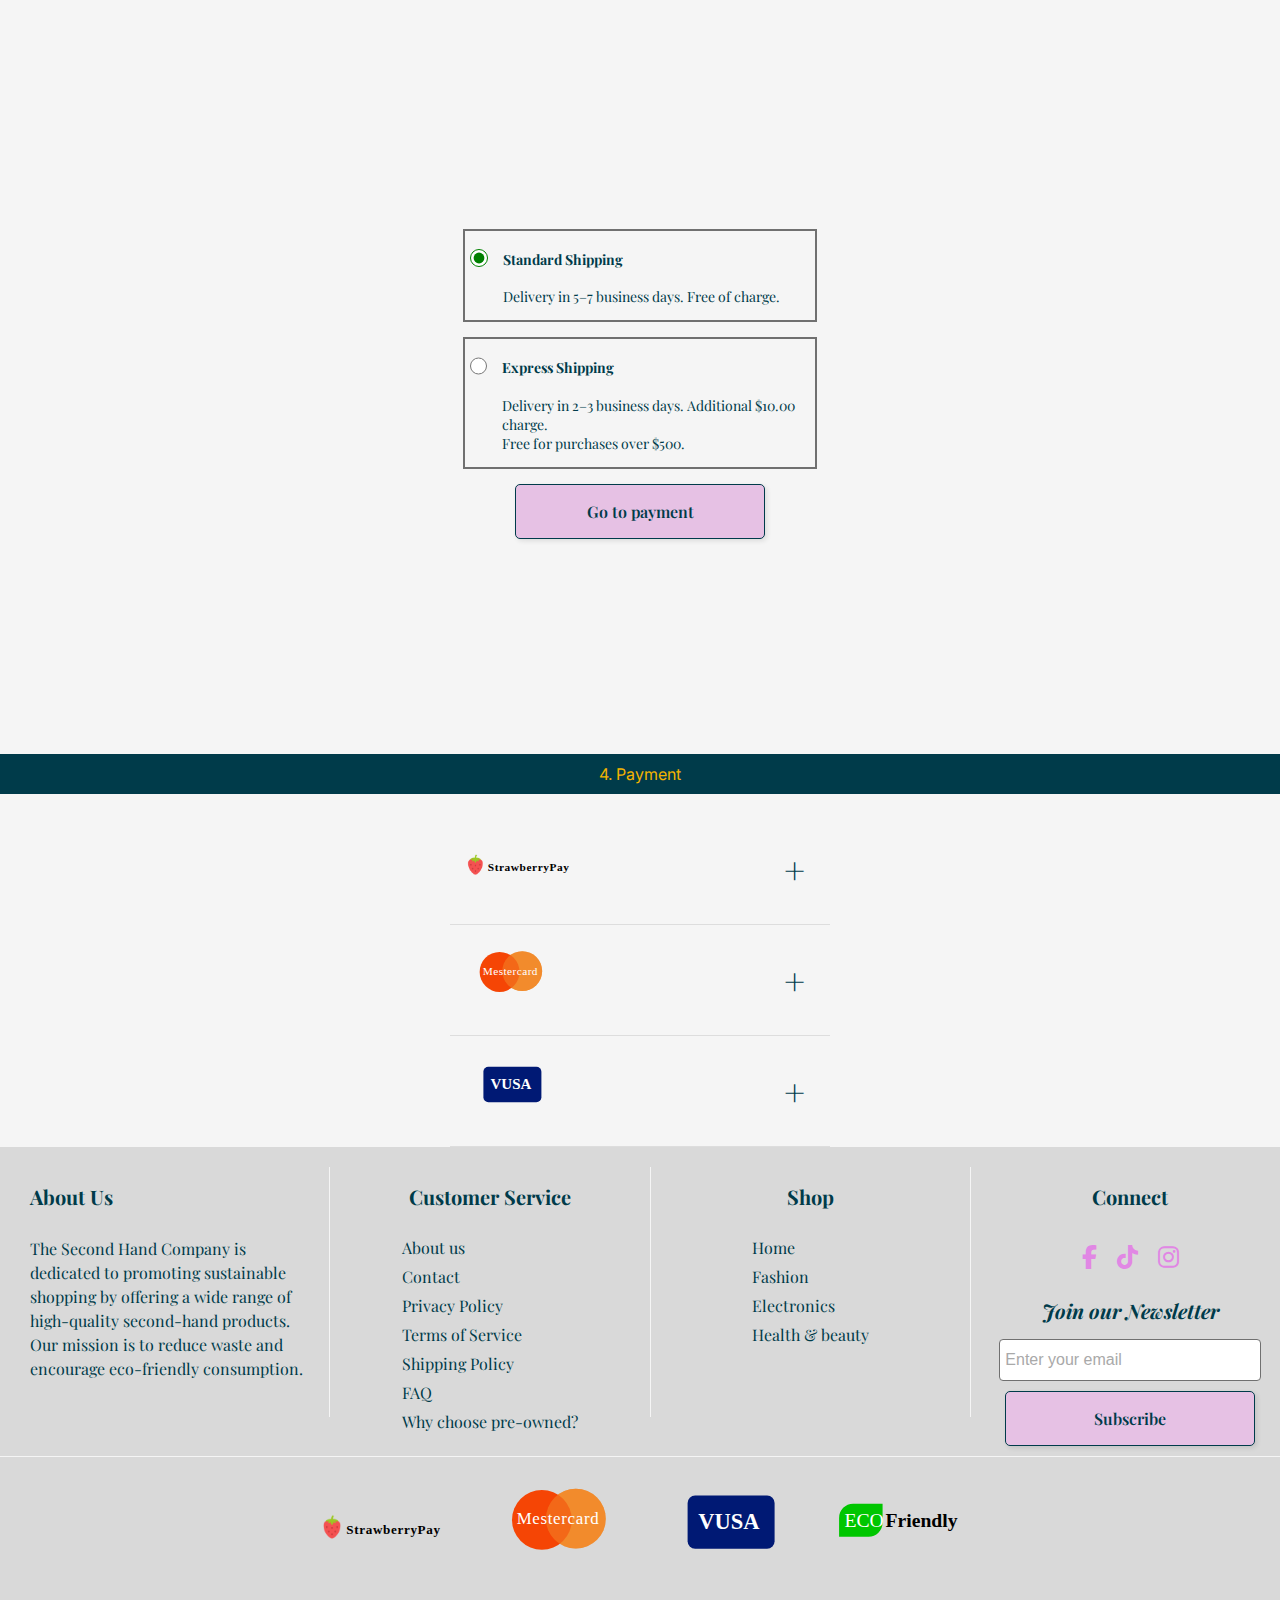
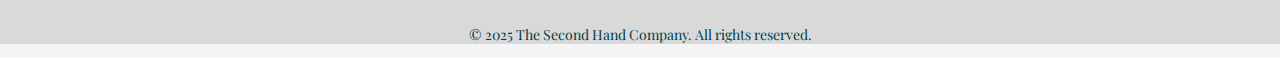
<file: pages/checkout.html>
<!DOCTYPE html>
<html lang="en">
<head>
    <meta charset="UTF-8">
    <meta name="viewport" content="width=device-width, initial-scale=1.0">
    
    <link rel="preconnect" href="https://fonts.googleapis.com">
    <link rel="preconnect" href="https://fonts.gstatic.com" crossorigin>
    <link href="https://fonts.googleapis.com/css2?family=Playfair+Display:ital,wght@0,400..900;1,400..900&display=swap" rel="stylesheet">
    <link rel="preconnect" href="https://fonts.googleapis.com">
    <link rel="preconnect" href="https://fonts.gstatic.com" crossorigin>
    <link href="https://fonts.googleapis.com/css2?family=Inter:ital,opsz,wght@0,14..32,100..900;1,14..32,100..900&display=swap" rel="stylesheet">

    <link rel="stylesheet" href="https://cdnjs.cloudflare.com/ajax/libs/font-awesome/6.5.1/css/all.min.css">
    <link rel="stylesheet" href="../css/styles.css">
    <link rel="stylesheet" href="../css/Components/shoppingbag.css">
    <link rel="stylesheet" href="../css/variables.css">
    <link rel="stylesheet" href="../css/Components/hamburgermenu.css">
    <link rel="stylesheet" href="../css/Components/footer.css">
    <link rel="stylesheet" href="../css/Components/memberloginmodal.css">
    <link rel="stylesheet" href="../css/checkout.css">

    <link rel="icon" type="image/svg+xml" href="../images/horseheadlogo.svg">
    <title>Checkout for The Second Hand Company</title>
</head>

<body>
    <div class="container">

        <!-- TOP BAR -->
        <div class="header-topbar">
            <div class="header-content__left-hamburger">
                <button 
                    id="hamburgerMenuIcon"
                    class="hamburger-btn"
                    aria-controls="hamburgerMenu"
                    aria-expanded="false"
                    aria-label="Open menu">
                    <i class="fa-solid fa-bars"></i>
                </button>
            </div>

            <div class="header-content__nav-center">
                <p>We <i class="fa-solid fa-heart"></i>pre-owned</p>
            </div>

            <div class="header-content__nav__right">
                <i class="fas fa-user"></i>
                <div class="header-content__nav__shoppingbag">
                    <i class="fa-solid fa-bag-shopping" id="shoppingBagIcon">
                        <span class="header-content__nav__right__cart-count">0</span>
                    </i>
                </div>
            </div>
        </div>

        <!-- HEADER -->
        <header>
            <!-- Mobile Header -->
            <div class="header-content-mobile">
                <div class="header-content__logo__mobile">
                    <a href="index.html">
                        <img src="../images/horseheadlogo.svg" alt="Logo" class="logo--mobile">
                    </a>
                </div>
                <span class="header-content-mobile__text">The Second Hand Company</span>
            </div>

            <!-- Desktop Header -->
            <div class="header-content">
                <div class="header-content__left">
                    <div class="header-content__left__top">The</div>
                    <div class="header-content__left__bottom">Second Hand</div>
                </div>

                <div class="header-content__center">
                    <div class="header-content__center__logo">
                        <a href="../index.html">
                            <img src="../images/horseheadlogo.svg" alt="Logo" class="logo">
                        </a>
                    </div>
                    <div class="header-content__center__text">2025</div>
                </div>

                <div class="header-content__right">Company</div>
            </div>
        </header>

        <!-- BREADCRUMB -->
        <nav class="breadcrumb" id="breadcrumb"></nav>

        <!-- CHECKOUT CONTENT -->
        <div class="checkout-content">

            <!-- ORDER SUMMARY -->
            <span class="checkout-span">1. Your Order Summary</span>

            <div class="checkout-product__summary">
                <div class="checkout-product__items" id="checkoutProductItems">
                    <!-- Product items added by JS -->
                </div>
            </div>

            <div class="checkout-product__total">
                <p class="checkout-product__shipping">Shipping cost: Free</p>
                <p class="checkout-product__total-text">
                    <strong>Total: $<span id="checkoutTotal">0.00</span></strong>
                </p>
                <button type="submit" class="main-btn" id="proceedToShippingInfoBtn">
                    Proceed to Shipping info
                </button>
            </div>

            <!-- SHIPPING INFO SECTION -->
            <span class="checkout-span" id="shippingInfoForm">2. Shipping Information</span>

            <div class="checkout-form__section">
                <div class="checkout-form__container">
                    <h2 class="checkout-form__h2">Shipping Information</h2>

                    <form class="checkout-form" id="checkoutForm">
                        <div class="form-fields">

                            <div>
                                <label for="firstname">First Name:</label>
                                <input type="text" id="firstname" name="firstname" required>
                            </div>

                            <div>
                                <label for="lastname">Last Name:</label>
                                <input type="text" id="lastname" name="lastname" required>
                            </div>

                            <div class="address-field">
                                <label for="address">Address:</label>
                                <input type="text" id="address" name="address" required autocomplete="on">
                            </div>

                            <div class="address-row">
                                <div class="form-group">
                                    <label for="zip">Zip Code:</label>
                                    <input type="text" id="zip" name="zip" required>
                                </div>

                                <div class="form-group">
                                    <label for="city">City:</label>
                                    <input type="text" id="city" name="city" required>
                                </div>
                            </div>

                            <div>
                                <label for="email">Email Address:</label>
                                <input type="email" id="email" name="email" required autocomplete="on">
                            </div>

                            <div>
                                <label for="phone">Phone Number:</label>
                                <input type="tel" id="phone" name="phone" required autocomplete="on">
                            </div>
                        </div>

                        <button type="submit" class="main-btn" id="proceedToShippingBtn">
                            Go to shipping
                        </button>
                    </form>
                </div>

                                <!-- SHIPPING SECTION -->
                <span class="checkout-span" id="shippingInfo">3. Shipping</span>

                <section class="checkout-shipping__options" id="shippingSection">
                    <div class="shipping-option">
                        <input type="radio" id="standardShipping" name="shipping" value="standard" checked>
                        <label for="standardShipping">
                            <h4>Standard Shipping</h4>
                            <p>Delivery in 5–7 business days. Free of charge.</p>
                        </label>
                    </div>

                    <div class="shipping-option">
                        <input type="radio" id="expressShipping" name="shipping" value="express">
                        <label for="expressShipping">
                            <h4>Express Shipping</h4>
                            <p>Delivery in 2–3 business days. Additional $10.00 charge.<br>Free for purchases over $500.</p>
                        </label>
                    </div>

                    <button type="submit" class="main-btn" id="proceedToPaymentBtn">
                        Go to payment
                    </button>
                </section>

                <!-- PAYMENT SECTION -->
                <span class="checkout-span" id="paymentInfo">4. Payment</span>

                <section class="accordion" id="paymentSection">

                    <!-- STRAWBERRYPAY -->
                    <section class="accordion-item" id="section1payment">
                        <input type="checkbox" id="section1" class="accordion-checkbox">
                        <label for="section1" class="accordion-header">
                            <img src="../images/Strawberrypaylogo.svg" alt="Strawberry Pay" class="strawberryPaylogo">
                        </label>

                        <div class="accordion-content">
                            <div class="Strawberrycard-info">
                                <h5>Strawberry Card</h5>
                                <p>**** **** **** 1234</p>
                            </div>

                            <div class="Strawberry-contact">
                                <h5>Contact Information</h5>
                                <p>Email: strawberry@example.com</p>
                                <p>Phone: +1 234 567 8901</p>
                            </div>

                            <div class="Strawberry-shipto">
                                <h5>Shipping Address</h5>
                                <p>123 Strawberry Lane</p>
                                <p>Fruitville, CA 90210</p>
                            </div>

                            <div class="checkout-product__summary">
                                <h5>Complete Order</h5>
                                <p>Shipping: Free</p>
                                <hr class="checkout-product__summary-hr">

                                <div class="total-amount">
                                    <strong>Total: $<span id="totalAmount">0.00</span></strong>
                                </div>

                                <button type="submit" class="main-btn pay-now-btn">Pay Now</button>
                            </div>
                        </div>
                    </section>

                    <!-- MESTERCARD -->
                    <section class="accordion-item" id="section2payment">
                        <input type="checkbox" id="section2" class="accordion-checkbox">
                        <label for="section2" class="accordion-header">
                            <img src="../images/Mestercardlogo.svg" alt="MesterCard" class="mestercardlogo">
                        </label>

                        <div class="accordion-content">
                            <div class="mestercard-info">
                                <h5>MesterCard</h5>

                                <form>
                                    <label for="mestercard-name">Cardholder Name:</label>
                                    <input type="text" id="mestercard-name" name="mestercard-name" required>

                                    <label for="mestercard-number">Card Number:</label>
                                    <input type="text" id="mestercard-number" name="mestercard-number"
                                           placeholder="**** **** **** ****" maxlength="19" inputmode="numeric" required>

                                    <label for="mestercard-expiry">Expiry Date:</label>
                                    <input type="text" id="mestercard-expiry" name="mestercard-expiry" required>

                                    <label for="mestercard-cvc">CVC:</label>
                                    <input type="text" id="mestercard-cvc" name="mestercard-cvc" required>
                                </form>

                                <div class="checkout-product__summary">
                                    <h5>Complete Order</h5>
                                    <p>Shipping: Free</p>
                                    <hr class="checkout-product__summary-hr">

                                    <div class="total-amount">
                                        <strong>Total: $<span id="totalAmount">0.00</span></strong>
                                    </div>

                                    <button type="submit" class="main-btn pay-now-btn">Pay Now</button>
                                </div>
                            </div>
                        </div>
                    </section>

                    <!-- VUSA -->
                    <section class="accordion-item" id="section3payment">
                        <input type="checkbox" id="section3" class="accordion-checkbox">
                        <label for="section3" class="accordion-header">
                            <img src="../images/Vusacardlogo.svg" alt="Vusa" class="Vusacardlogo">
                        </label>

                        <div class="accordion-content">
                            <div class="vusacard-info">
                                <h5>Vusa</h5>

                                <form>
                                    <label for="vusacard-name">Cardholder Name:</label>
                                    <input type="text" id="vusacard-name" name="vusacard-name" required>

                                    <label for="vusacard-number">Card Number:</label>
                                    <input type="text" id="vusacard-number" name="vusacard-number"
                                           placeholder="**** **** **** ****" maxlength="19" inputmode="numeric" required>

                                    <label for="vusacard-expiry">Expiry Date:</label>
                                    <input type="text" id="vusacard-expiry" name="vusacard-expiry" required>

                                    <label for="vusacard-cvc">CVC:</label>
                                    <input type="text" id="vusacard-cvc" name="vusacard-cvc" required>
                                </form>
                            </div>

                            <div class="checkout-product__summary">
                                <h5>Complete Order</h5>
                                <p>Shipping: Free</p>
                                <hr class="checkout-product__summary-hr">

                                <div class="total-amount">
                                    <strong>Total: $<span id="totalAmount">0.00</span></strong>
                                </div>

                                <button type="submit" class="main-btn pay-now-btn">Pay Now</button>
                            </div>
                        </div>
                    </section>

                </section> <!-- END accordion -->
            </div> <!-- END checkout-form__section -->
        </div> <!-- END checkout-content -->

     
                <!-- HAMBURGER MENU -->
        <div class="hamburger-menu" id="hamburgerMenu">
            <button class="close-btn" id="closeHamburgerMenu">&times;</button>

            <nav>
                <ul class="hamburger-menu__links">
                    <li><a href="../index.html" data-category="home">Home</a></li>
                    <li><a href="../index.html?category=fashion">Fashion</a></li>
                    <li><a href="../index.html?category=electronics">Electronics</a></li>
                    <li><a href="../index.html?category=health and beauty">Health & beauty</a></li>
                    <li><a href="aboutus.html">About us</a></li>
                    <li><a href="contactus.html">Contact</a></li>
                    <li><a href="privacypolicy.html">Privacy Policy</a></li>
                    <li><a href="tos.html">Terms of Service</a></li>
                    <li><a href="wcpreowned.html">Why choose pre-owned?</a></li>
                    <li><a href="newmemlogin.html">Become a member</a></li>
                    <li><a href="#" id="loginModalTrigger"><i class="fa-regular fa-user"></i> Member Login</a></li>
                </ul>

                <div class="hamburger-menu__logo">
                    <img src="../images/horseheadlogo.svg" alt="Logo" class="logo">
                </div>

                <a href="/pages/admindashboard.html">
                    <h5 class="hamburger-menu__h5">Admin login</h5>
                </a>
            </nav>
        </div>

        <!-- HAMBURGER OVERLAY -->
        <div class="hamburger-overlay" id="hamburgerOverlay"></div>

        
        <!-- SHOPPING CART SIDEBAR -->
        <div class="shopping_cart" id="shoppingCart">
            <div class="cart-header">
                <h2>Your Shopping Bag</h2>
                <button class="close-btn" id="closeShoppingCartBtn">&times;</button>
            </div>

            <hr class="shoppingbag-hr">

            <div class="cart-items" id="shoppingCartItems">
                <!-- Cart items dynamically added -->
            </div>

            <div class="cart-footer">
                <div class="cart-numbers">
                    <div class="shipping">
                        <p>Shipping: Free</p>
                    </div>

                    <div class="cart-total">
                        <strong>Total: $<span id="shoppingCartTotal">0.00</span></strong>
                    </div>
                </div>

                <button onClick="checkout()" class="checkout-btn main-btn">
                    Checkout
                </button>
            </div>
        </div>


        <!-- FOOTER -->
        <footer>
            <div class="footer-content__top">

                <div class="footer-content__left">
                    <h4>About Us</h4>
                    <p>The Second Hand Company is dedicated to promoting sustainable shopping by offering a wide range of high-quality second-hand products. Our mission is to reduce waste and encourage eco-friendly consumption.</p>
                </div>

                <span class="vr"></span>

                <div class="footer-content__centera">
                    <h4>Customer Service</h4>
                    <ul>
                        <li><a href="#">About us</a></li>
                        <li><a href="#">Contact</a></li>
                        <li><a href="#">Privacy Policy</a></li>
                        <li><a href="#">Terms of Service</a></li>
                        <li><a href="#">Shipping Policy</a></li>
                        <li><a href="#">FAQ</a></li>
                        <li><a href="#">Why choose pre-owned?</a></li>
                    </ul>
                </div>

                <span class="vr"></span>

                <div class="footer-content__centerb">
                    <h4>Shop</h4>
                    <ul>
                        <li><a href="../index.html" data-category="home">Home</a></li>
                        <li><a href="../index.html?category=fashion">Fashion</a></li>
                        <li><a href="../index.html?category=electronics">Electronics</a></li>
                        <li><a href="../index.html?category=health and beauty">Health & beauty</a></li>
                    </ul>
                </div>

                <span class="vr"></span>

                <div class="footer-content__right">
                     <div class="footer-content__right__title"><h4>Connect</h4></div>

                    <div class="footer-content__right__icons">
                        <i class="fab fa-facebook-f"></i>
                        <i class="fa-brands fa-tiktok"></i>
                        <i class="fab fa-instagram"></i>
                    </div>

                    <form id="newsletterForm">
                        <label>Join our Newsletter</label>
                        <input 
                            type="email" 
                            name="email" 
                            placeholder="Enter your email" 
                            autocomplete="on" 
                            id="newsletterEmail"
                        >
                        <button class="main-btn" id="subscribeBtn" type="submit">
                            Subscribe
                        </button>
                        <div id="toast" class="toast" role="status" aria-live="polite"></div>
                    </form>
                </div>
            </div>

            <!-- FOOTER BOTTOM -->
            <div class="footer-content__bottom">

                <div class="footer-content__bottom__top">
                    <div class="footer-content__bottom__top__strawberry">
                        <img src="../images/Strawberrypaylogo.svg" alt="Strawberry Pay Logo" class="footer-logo">
                    </div>

                    <div class="footer-content__bottom__top__mestercard">
                        <img src="../images/Mestercardlogo.svg" alt="Mestercard Logo" class="footer-logo">
                    </div>

                    <div class="footer-content__bottom__top__visa">
                        <img src="../images/Vusacardlogo.svg" alt="Vusa Logo" class="footer-logo">
                    </div>

                    <div class="footer-content__bottom__top__eco">
                        <img src="../images/ecofriendlylogo.svg" alt="Eco Logo" class="footer-logo">
                    </div>
                </div>

                <div class="footer-content__bottom__bottom">
                    <p>&copy; 2025 The Second Hand Company. All rights reserved.</p>
                </div>
            </div>
        </footer>

      
                <!-- SCRIPTS -->
        <script type="module" src="../JS/components/cart.js"></script>
        <script type="module" src="../JS/components/shoppingcart.js"></script>
        <script type="module" src="../JS/components/hamburgermenuoverlay.js"></script>
        <script type="module" src="../JS/components/loginusermodal.js"></script>
        <script type="module" src="../JS/checkout.js"></script>
        <script type="module" src="../JS/global.js"></script>

    </div> <!-- END .container -->
</body>
</html>
</file>
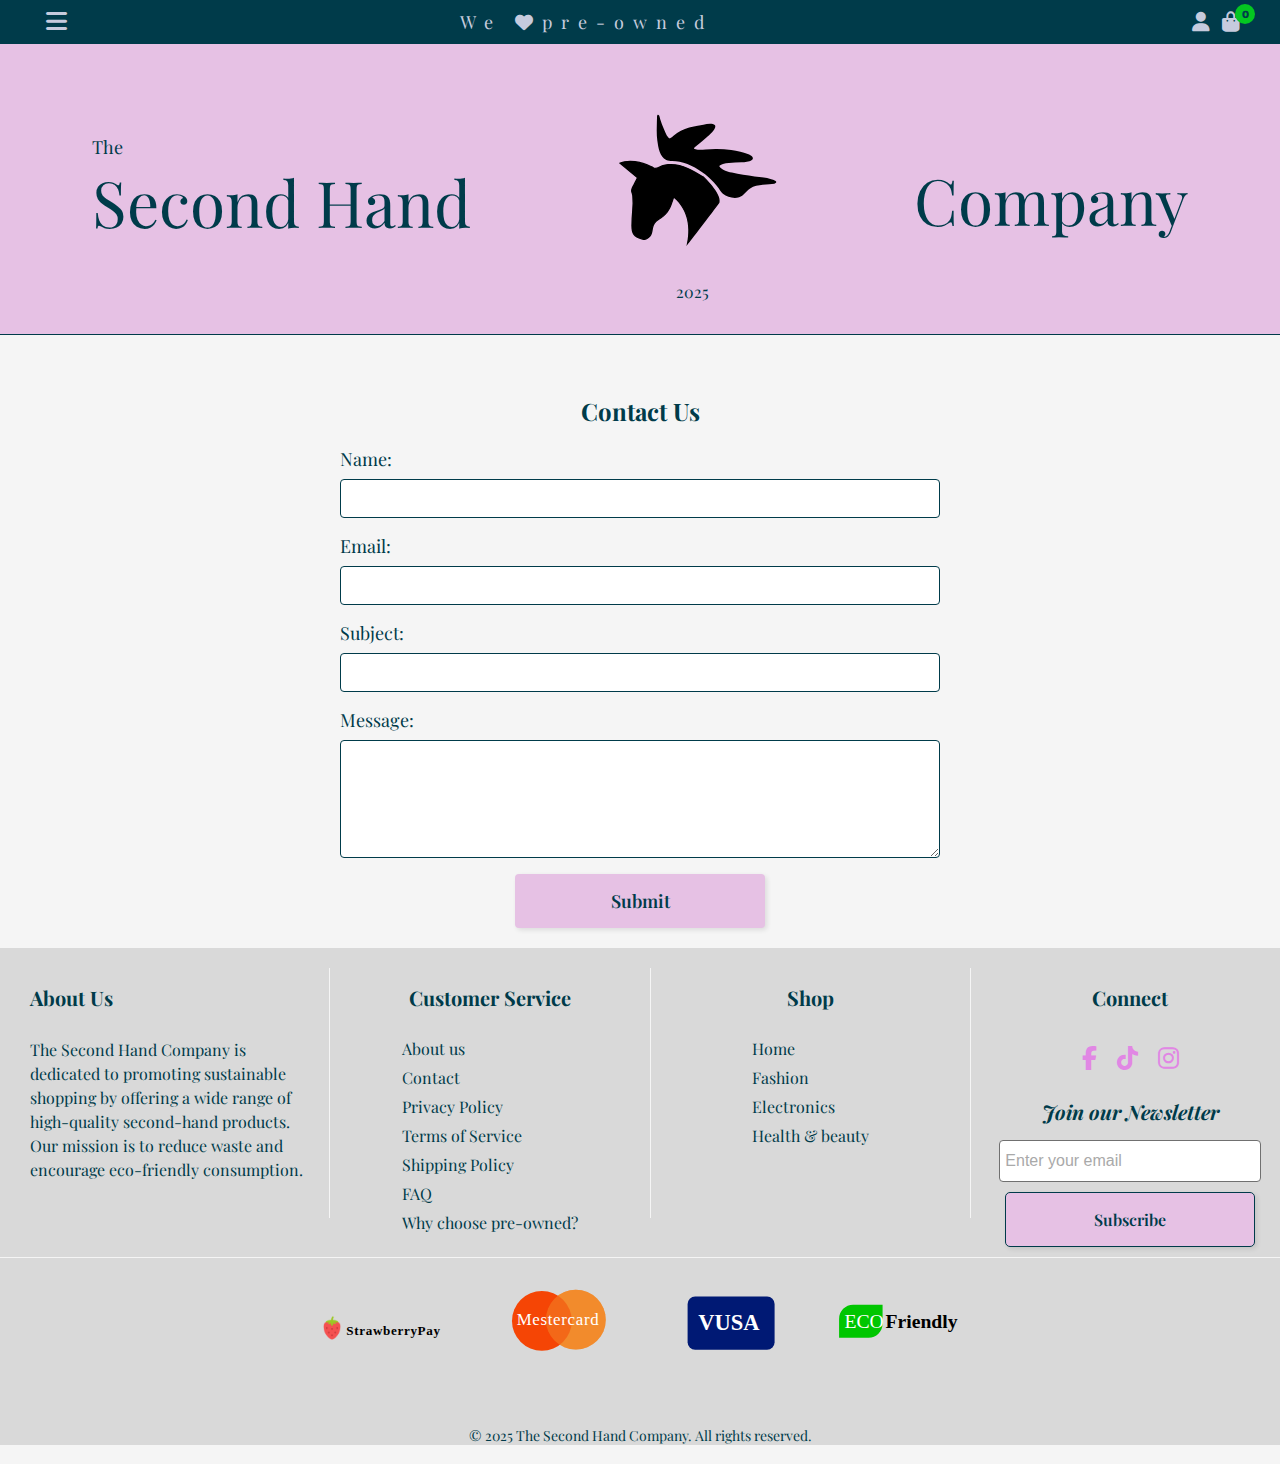
<file: pages/contactus.html>
<!DOCTYPE html>
<html lang="en">
<head>
    <meta charset="UTF-8">
    <meta name="viewport" content="width=device-width, initial-scale=1.0">

    <link rel="preconnect" href="https://fonts.googleapis.com">
    <link rel="preconnect" href="https://fonts.gstatic.com" crossorigin>
    <link
        href="https://fonts.googleapis.com/css2?family=Playfair+Display:ital,wght@0,400..900;1,400..900&display=swap"
        rel="stylesheet">
    <link
        href="https://fonts.googleapis.com/css2?family=Inter:ital,opsz,wght@0,14..32,100..900;1,14..32,100..900&display=swap"
        rel="stylesheet">

    <link rel="stylesheet" href="https://cdnjs.cloudflare.com/ajax/libs/font-awesome/6.5.1/css/all.min.css">

    <link rel="stylesheet" href="../css/styles.css">
    <link rel="stylesheet" href="../css/Components/shoppingbag.css">
    <link rel="stylesheet" href="../css/variables.css">
    <link rel="stylesheet" href="../css/Components/hamburgermenu.css">
    <link rel="stylesheet" href="../css/Components/footer.css">
    <link rel="stylesheet" href="../css/Components/memberloginmodal.css">
    <link rel="stylesheet" href="../css/contactus.css">

    <link rel="icon" type="image/svg+xml" href="../images/horseheadlogo.svg">

    <title>Contact us here at The Second Hand Company</title>
</head>

<body>
    <div class="container">

        <!-- Top Bar -->
        <div class="header-topbar">
            <div class="header-content__left-hamburger">
                <button
                    id="hamburgerMenuIcon"
                    class="hamburger-btn"
                    aria-controls="hamburgerMenu"
                    aria-expanded="false"
                    aria-label="Open menu"
                >
                    <i class="fa-solid fa-bars"></i>
                </button>
            </div>

            <div class="header-content__nav-center">
                <p>We <i class="fa-solid fa-heart"></i>pre-owned</p>
            </div>

            <div class="header-content__nav__right">
                <i class="fas fa-user"></i>

                <div class="header-content__nav__shoppingbag">
                    <i class="fa-solid fa-bag-shopping" id="shoppingBagIcon">
                        <span class="header-content__nav__right__cart-count">0</span>
                    </i>
                </div>
            </div>
        </div>

        <!-- Header -->
        <header>

            <!-- Mobile Header -->
            <div class="header-content-mobile">
                <div class="header-content__logo__mobile">
                    <img
                        src="../images/horseheadlogo.svg"
                        alt="The Second Hand Company Logo"
                        class="logo--mobile"
                    >
                </div>
                <span class="header-content-mobile__text">
                    The Second Hand Company
                </span>
            </div>

            <!-- Desktop Header -->
            <div class="header-content">
                <div class="header-content__left">
                    <div class="header-content__left__top">The</div>
                    <div class="header-content__left__bottom">Second Hand</div>
                </div>

                <div class="header-content__center">
                    <div class="header-content__center__logo">
                        <img src="../images/horseheadlogo.svg" alt="Logo" class="logo">
                    </div>
                    <div class="header-content__center__text">2025</div>
                </div>

                <div class="header-content__right">Company</div>
            </div>

        </header>


                <!-- Hamburger Menu -->
        <div
            class="hamburger-menu"
            id="hamburgerMenu"
            aria-modal="true"
            role="dialog"
            aria-hidden="true"
            tabindex="-1"
        >
            <button class="close-btn" id="closeHamburgerMenu" aria-label="Close menu">
                &times;
            </button>

            <nav aria-label="Primary Navigation">
                <ul class="hamburger-menu__links">
                    <li><a href="../index.html" data-category="home">Home</a></li>
                    <li><a href="../index.html?category=fashion">Fashion</a></li>
                    <li><a href="../index.html?category=electronics">Electronics</a></li>
                    <li><a href="../index.html?category=health and beauty">Health & beauty</a></li>
                    <li><a href="aboutus.html">About us</a></li>
                    <li><a href="contactus.html">Contact</a></li>
                    <li><a href="privacypolicy.html">Privacy Policy</a></li>
                    <li><a href="tos.html">Terms of Service</a></li>
                    <li><a href="wcpreowned.html">Why choose pre-owned?</a></li>
                    <li><a href="../pages/newmemlogin.html">Become a member</a></li>
                    <li><a href="#" id="loginModalTrigger">Member Login</a></li>
                </ul>

                <div class="hamburger-menu__logo">
                    <img src="../images/horseheadlogo.svg" alt="Logo" class="logo">
                </div>

                <a class="hamburger-menu__h5" href="/pages/admindashboard.html">
                    Admin login
                </a>
            </nav>
        </div>

        <!-- Hamburger Overlay -->
        <div class="hamburger-overlay" id="hamburgerOverlay" aria-hidden="true"></div>

        <!-- Shopping Cart Sidebar -->
        <div
            class="shopping_cart"
            id="shoppingCart"
            aria-modal="true"
            role="dialog"
        >
            <div class="cart-header">
                <h2>Your Shopping Bag</h2>
                <button class="close-btn" id="closeShoppingCartBtn">&times;</button>
            </div>

            <hr class="shoppingbag-hr">

            <div class="cart-items" id="shoppingCartItems">
                <!-- JS injected items -->
            </div>

            <div class="cart-footer">
                <div class="cart-numbers">
                    <div class="shipping">
                        <p>Shipping: Free</p>
                    </div>

                    <div class="cart-total">
                        <strong>Total: $<span id="shoppingCartTotal">0.00</span></strong>
                    </div>
                </div>

                <button
                    onClick="checkout()"
                    class="checkout-btn main-btn"
                    id="checkoutButton"
                >
                    Checkout
                </button>
            </div>
        </div>

        <!-- Breadcrumb -->
        <nav class="breadcrumb" id="breadcrumb"></nav>

        <!-- Contact Form Section -->
        <section class="contactus-section">
            <h2>Contact Us</h2>

            <form id="contactForm" aria-label="Contact Us Form">
                <label for="name">Name:</label>
                <input type="text" id="name" name="name" required>

                <label for="email">Email:</label>
                <input type="email" id="email" name="email" required>

                <label for="subject">Subject:</label>
                <input type="text" id="subject" name="subject" required>

                <label for="message">Message:</label>
                <textarea
                    id="message"
                    name="message"
                    rows="5"
                    required
                ></textarea>

                <button type="submit" class="main-btn">Submit</button>
            </form>
        </section>

    

        <!-- member login modal -->
        <!-- Modal will be dynamically created by JavaScript -->

              <!-- Footer Section -->
        <footer>
            <div class="footer-content__top">
                
                <div class="footer-content__left">
                    <h4>About Us</h4>
                    <p>
                        The Second Hand Company is dedicated to promoting sustainable shopping
                        by offering a wide range of high-quality second-hand products. Our mission
                        is to reduce waste and encourage eco-friendly consumption.
                    </p>
                </div>

                <span class="vr"></span>

                <div class="footer-content__centera">
                    <h4>Customer Service</h4>
                    <ul>
                        <li><a href="aboutus.html">About us</a></li>
                        <li><a href="contactus.html">Contact</a></li>
                        <li><a href="privacypolicy.html">Privacy Policy</a></li>
                        <li><a href="tos.html">Terms of Service</a></li>
                        <li><a href="shippingpolicy.html">Shipping Policy</a></li>
                        <li><a href="faq.html">FAQ</a></li>
                        <li><a href="wcpreowned.html">Why choose pre-owned?</a></li>
                    </ul>
                </div>

                <span class="vr"></span>

                <div class="footer-content__centerb">
                    <h4>Shop</h4>
                    <ul>
                        <li><a href="../index.html" data-category="home">Home</a></li>
                        <li><a href="../index.html?category=fashion">Fashion</a></li>
                        <li><a href="../index.html?category=electronics">Electronics</a></li>
                        <li><a href="../index.html?category=health and beauty">Health & beauty</a></li>
                    </ul>
                </div>

                <span class="vr"></span>

                <div class="footer-content__right">
                    <span class="footer-content__right__title">
                        <h4>Connect</h4>
                    </span>

                    <div class="footer-content__right__icons" aria-label="Social media links">
                        <i class="fab fa-facebook-f"></i>
                        <i class="fa-brands fa-tiktok"></i>
                        <i class="fab fa-instagram"></i>
                    </div>

                    <form id="newsletterForm">
                        <label>Join our Newsletter</label>
                        <input
                            type="email"
                            name="email"
                            placeholder="Enter your email"
                            autocomplete="on"
                            id="newsletterEmail"
                        >
                        <button
                            class="main-btn"
                            id="subscribeBtn"
                            type="submit"
                        >
                            Subscribe
                        </button>

                        <div
                            id="toast"
                            class="toast"
                            role="status"
                            aria-live="polite"
                        ></div>
                    </form>
                </div>

            </div>

            <div class="footer-content__bottom">
                
                <div class="footer-content__bottom__top">
                    <div class="footer-content__bottom__top__strawberry">
                        <img
                            src="../images/Strawberrypaylogo.svg"
                            alt="Strawberry Pay Logo"
                            class="footer-logo"
                        >
                    </div>

                    <div class="footer-content__bottom__top__mestercard">
                        <img
                            src="../images/Mestercardlogo.svg"
                            alt="Mestercard Logo"
                            class="footer-logo"
                        >
                    </div>

                    <div class="footer-content__bottom__top__visa">
                        <img
                            src="../images/Vusacardlogo.svg"
                            alt="Vusa Logo"
                            class="footer-logo"
                        >
                    </div>

                    <div class="footer-content__bottom__top__eco">
                        <img
                            src="../images/ecofriendlylogo.svg"
                            alt="Eco Logo"
                            class="footer-logo"
                        >
                    </div>
                </div>

                <div class="footer-content__bottom__bottom">
                    <p>&copy; 2025 The Second Hand Company. All rights reserved.</p>
                </div>

            </div>
        </footer>
                <!-- Scripts -->
        <script type="module" src="../JS/components/cart.js"></script>
        <script type="module" src="../JS/components/shoppingcart.js"></script>
        <script type="module" src="../JS/components/hamburgermenuoverlay.js"></script>
        <script type="module" src="../JS/components/loginusermodal.js"></script>
        <script type="module" src="../JS/utils.js"></script>
        <script type="module" src="../JS/global.js"></script>
    </div>
</body>
</html>
</file>
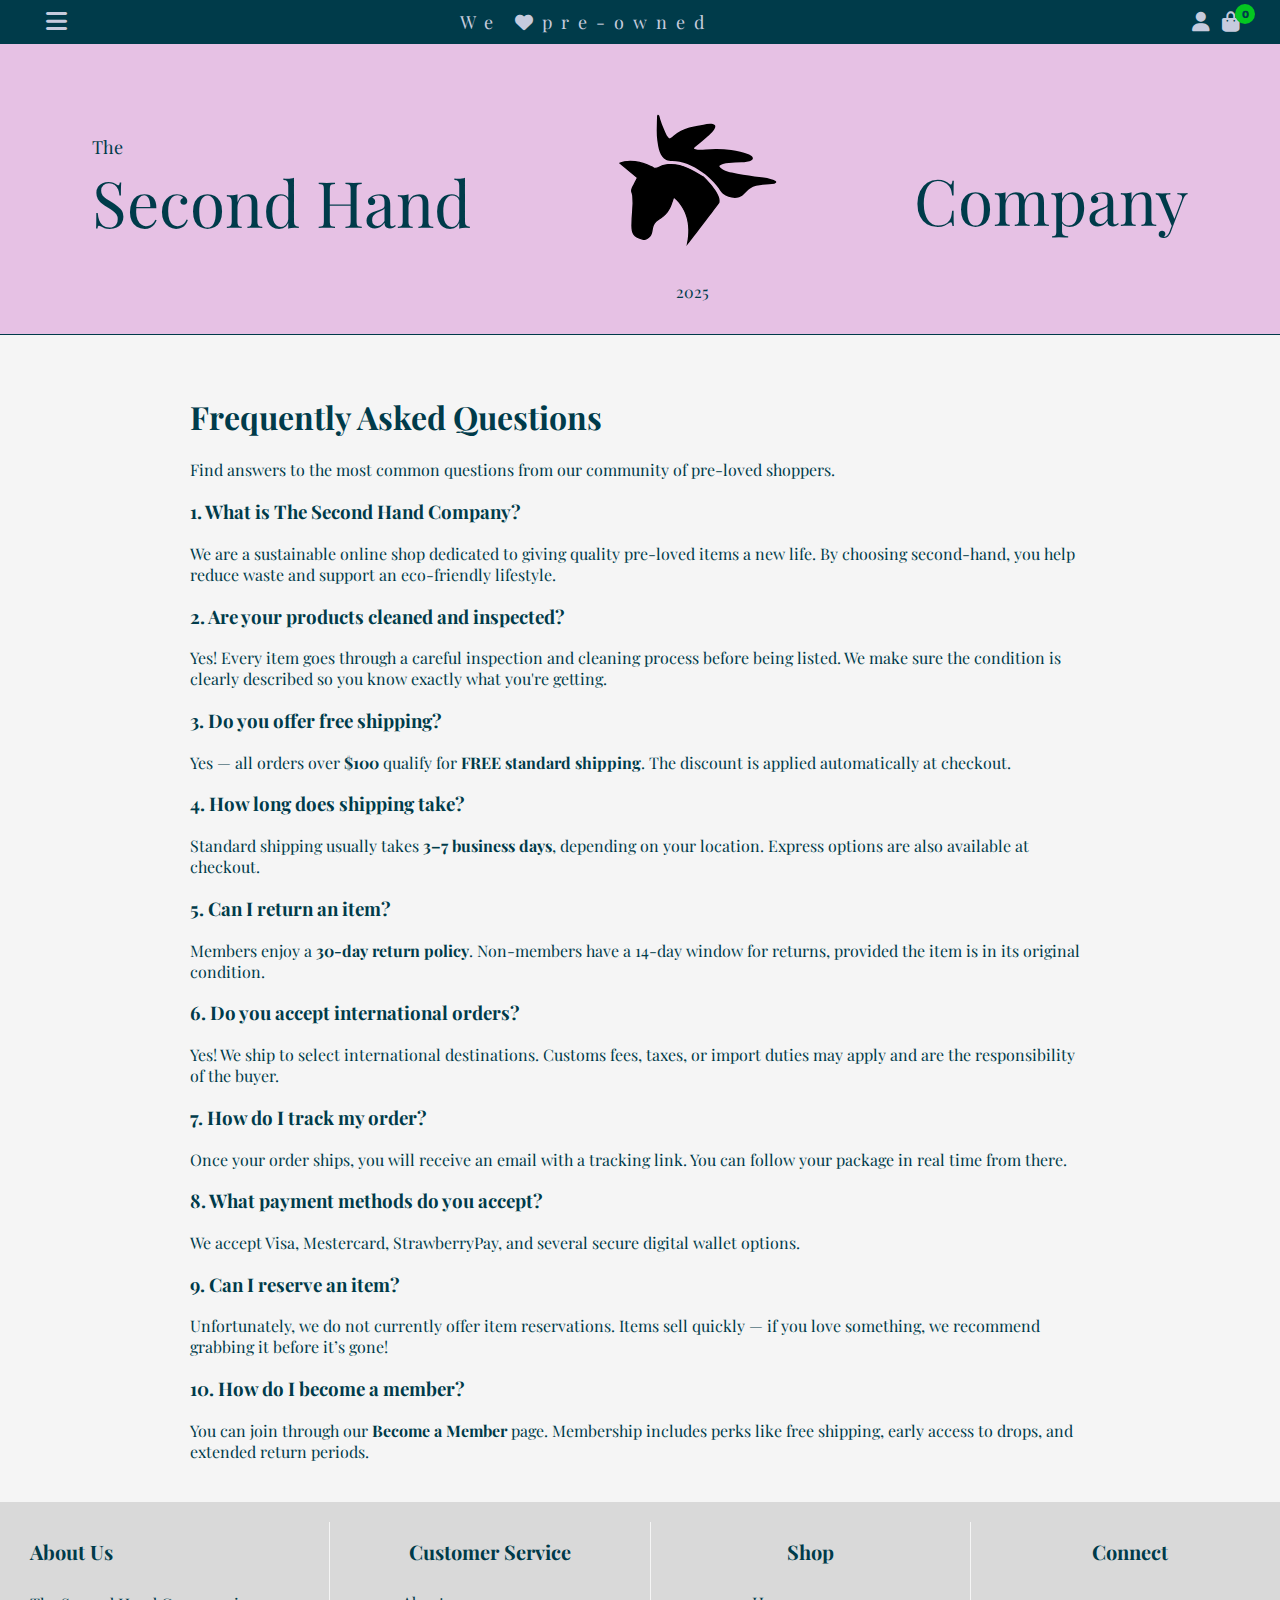
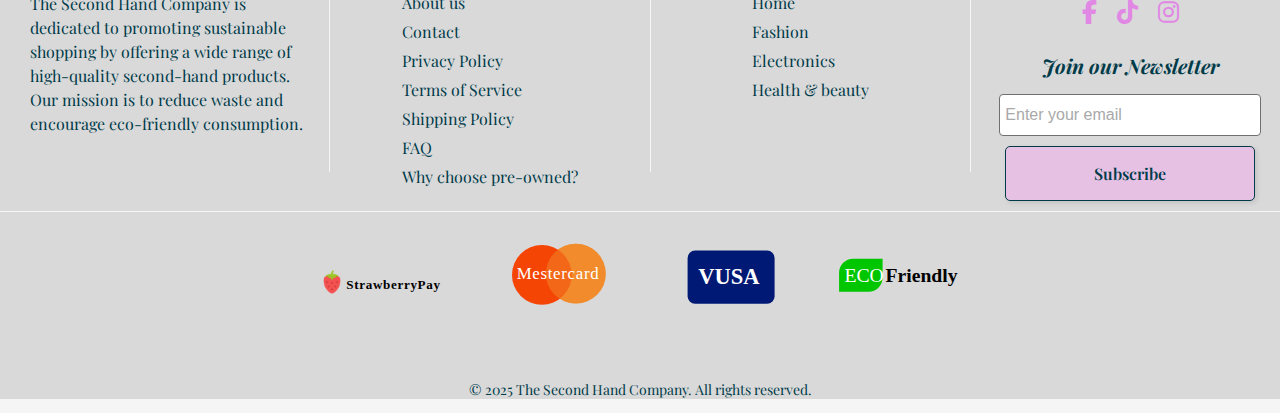
<file: pages/faq.html>
<!DOCTYPE html>
<html lang="en">
<head>
    <meta charset="UTF-8">
    <meta name="viewport" content="width=device-width, initial-scale=1.0">

    <link rel="preconnect" href="https://fonts.googleapis.com">
    <link rel="preconnect" href="https://fonts.gstatic.com" crossorigin>
    <link href="https://fonts.googleapis.com/css2?family=Playfair+Display:ital,wght@0,400..900;1,400..900&display=swap" rel="stylesheet">
    <link rel="preconnect" href="https://fonts.googleapis.com">
    <link rel="preconnect" href="https://fonts.gstatic.com" crossorigin>
    <link href="https://fonts.googleapis.com/css2?family=Inter:ital,opsz,wght@0,14..32,100..900;1,14..32,100..900&display=swap" rel="stylesheet">

    <link rel="stylesheet" href="https://cdnjs.cloudflare.com/ajax/libs/font-awesome/6.5.1/css/all.min.css">
    <link rel="stylesheet" href="../css/styles.css">
    <link rel="stylesheet" href="../css/Components/shoppingbag.css">
    <link rel="stylesheet" href="../css/variables.css">
    <link rel="stylesheet" href="../css/Components/hamburgermenu.css">
    <link rel="stylesheet" href="../css/Components/footer.css">
    <link rel="stylesheet" href="../css/Components/memberloginmodal.css">
    <link rel="stylesheet" href="../css/contactus.css">
    <link rel="stylesheet" href="../css/documentpages.css">

    <link rel="icon" type="image/svg+xml" href="../images/horseheadlogo.svg">
    <title>FAQ - The Second Hand Company</title>
</head>

<body>
    <div class="container">

        <div class="header-topbar">
            <div class="header-content__left-hamburger">
                <button
                    id="hamburgerMenuIcon"
                    class="hamburger-btn"
                    aria-controls="hamburgerMenu"
                    aria-expanded="false"
                    aria-label="Open menu">
                    <i class="fa-solid fa-bars"></i>
                </button>
            </div>

            <div class="header-content__nav-center">
                <p>We <i class="fa-solid fa-heart"></i>pre-owned</p>
            </div>

            <div class="header-content__nav__right">
                <i class="fas fa-user"></i>
                <div class="header-content__nav__shoppingbag">
                    <i class="fa-solid fa-bag-shopping" id="shoppingBagIcon">
                        <span class="header-content__nav__right__cart-count">0</span>
                    </i>
                </div>
            </div>
        </div>

        <header>
            <!-- Mobile Header -->
            <div class="header-content-mobile">
                <div class="header-content__logo__mobile">
                    <img src="../images/horseheadlogo.svg" alt="The Second Hand Company Logo" class="logo--mobile">
                </div>
                <span class="header-content-mobile__text">The Second Hand Company</span>
            </div>

            <!-- Desktop Header -->
            <div class="header-content">
                <div class="header-content__left">
                    <div class="header-content__left__top">The</div>
                    <div class="header-content__left__bottom">Second Hand</div>
                </div>

                <div class="header-content__center">
                    <div class="header-content__center__logo">
                        <img src="../images/horseheadlogo.svg" alt="Logo" class="logo">
                    </div>
                    <div class="header-content__center__text">2025</div>
                </div>

                <div class="header-content__right">Company</div>
            </div>
        </header>

        <!-- Hamburger menu -->
        <div
            class="hamburger-menu"
            id="hamburgerMenu"
            aria-modal="true"
            role="dialog"
            aria-hidden="true"
            tabindex="-1">

            <button class="close-btn" id="closeHamburgerMenu" aria-label="Close menu">&times;</button>

            <nav aria-label="Primary Navigation">
                <ul class="hamburger-menu__links">
                    <li><a href="../index.html" data-category="home">Home</a></li>
                    <li><a href="../index.html?category=fashion">Fashion</a></li>
                    <li><a href="../index.html?category=electronics">Electronics</a></li>
                    <li><a href="../index.html?category=health and beauty">Health & beauty</a></li>
                    <li><a href="aboutus.html">About us</a></li>
                    <li><a href="contactus.html">Contact</a></li>
                    <li><a href="privacypolicy.html">Privacy Policy</a></li>
                    <li><a href="tos.html">Terms of Service</a></li>
                    <li><a href="wcpreowned.html">Why choose pre-owned?</a></li>
                    <li><a href="../pages/newmemlogin.html">Become a member</a></li>
                    <li><a href="#" id="loginModalTrigger">Member Login</a></li>
                </ul>

                <div class="hamburger-menu__logo">
                    <img src="../images/horseheadlogo.svg" alt="Logo" class="logo">
                </div>

                <a class="hamburger-menu__h5" href="/pages/admindashboard.html">Admin login</a>
            </nav>
        </div>

        <!-- Dark overlay -->
        <div class="hamburger-overlay" id="hamburgerOverlay" aria-hidden="true"></div>

    

               <!-- Shopping cart sidebar -->
        <div
            class="shopping_cart"
            id="shoppingCart"
            aria-modal="true"
            role="dialog">

            <div class="cart-header">
                <h2>Your Shopping Bag</h2>
                <button class="close-btn" id="closeShoppingCartBtn">&times;</button>
            </div>

            <hr class="shoppingbag-hr">

            <div class="cart-items" id="shoppingCartItems">
                <!-- Cart items inserted by JavaScript -->
            </div>

            <div class="cart-footer">
                <div class="cart-numbers">
                    <div class="shipping">
                        <p>Shipping: Free</p>
                    </div>
                    <div class="cart-total">
                        <strong>Total: $<span id="shoppingCartTotal">0.00</span></strong>
                    </div>
                </div>

                <button
                    onClick="checkout()"
                    class="checkout-btn main-btn"
                    id="checkoutButton">
                    Checkout
                </button>
            </div>
        </div>

        <nav class="breadcrumb" id="breadcrumb"></nav>

        <!-- FAQ Section -->
        <div class="faq-container">

            <h1>Frequently Asked Questions</h1>
            <p>Find answers to the most common questions from our community of pre-loved shoppers.</p>

            <div class="faq-item">
                <h3>1. What is The Second Hand Company?</h3>
                <p>
                    We are a sustainable online shop dedicated to giving quality pre-loved items a new life.
                    By choosing second-hand, you help reduce waste and support an eco-friendly lifestyle.
                </p>
            </div>

            <div class="faq-item">
                <h3>2. Are your products cleaned and inspected?</h3>
                <p>
                    Yes! Every item goes through a careful inspection and cleaning process before being listed.
                    We make sure the condition is clearly described so you know exactly what you're getting.
                </p>
            </div>

            <div class="faq-item">
                <h3>3. Do you offer free shipping?</h3>
                <p>
                    Yes — all orders over <strong>$100</strong> qualify for
                    <strong>FREE standard shipping</strong>.  
                    The discount is applied automatically at checkout.
                </p>
            </div>

            <div class="faq-item">
                <h3>4. How long does shipping take?</h3>
                <p>
                    Standard shipping usually takes <strong>3–7 business days</strong>,
                    depending on your location.
                    Express options are also available at checkout.
                </p>
            </div>

            <div class="faq-item">
                <h3>5. Can I return an item?</h3>
                <p>
                    Members enjoy a <strong>30-day return policy</strong>.  
                    Non-members have a 14-day window for returns, provided the item is in its original condition.
                </p>
            </div>

            <div class="faq-item">
                <h3>6. Do you accept international orders?</h3>
                <p>
                    Yes! We ship to select international destinations.  
                    Customs fees, taxes, or import duties may apply and are the responsibility of the buyer.
                </p>
            </div>

            <div class="faq-item">
                <h3>7. How do I track my order?</h3>
                <p>
                    Once your order ships, you will receive an email with a tracking link.  
                    You can follow your package in real time from there.
                </p>
            </div>

            <div class="faq-item">
                <h3>8. What payment methods do you accept?</h3>
                <p>
                    We accept Visa, Mestercard, StrawberryPay, and several secure digital wallet options.
                </p>
            </div>

            <div class="faq-item">
                <h3>9. Can I reserve an item?</h3>
                <p>
                    Unfortunately, we do not currently offer item reservations.  
                    Items sell quickly — if you love something, we recommend grabbing it before it’s gone!
                </p>
            </div>

            <div class="faq-item">
                <h3>10. How do I become a member?</h3>
                <p>
                    You can join through our
                    <a href="newmemlogin.html"><strong>Become a Member</strong></a> page.  
                    Membership includes perks like free shipping, early access to drops, and extended return periods.
                </p>
            </div>

        </div>


  
    

        <!-- member login modal -->
        <!-- Modal will be dynamically created by JavaScript -->

               <!-- Footer Section -->
        <footer>
            <div class="footer-content__top">

                <div class="footer-content__left">
                    <h4>About Us</h4>
                    <p>
                        The Second Hand Company is dedicated to promoting sustainable shopping by offering a wide
                        range of high-quality second-hand products. Our mission is to reduce waste and encourage
                        eco-friendly consumption.
                    </p>
                </div>

                <span class="vr"></span>

                <div class="footer-content__centera">
                    <h4>Customer Service</h4>
                    <ul>
                        <li><a href="aboutus.html">About us</a></li>
                        <li><a href="contactus.html">Contact</a></li>
                        <li><a href="privacypolicy.html">Privacy Policy</a></li>
                        <li><a href="tos.html">Terms of Service</a></li>
                        <li><a href="shippingpolicy.html">Shipping Policy</a></li>
                        <li><a href="faq.html">FAQ</a></li>
                        <li><a href="wcpreowned.html">Why choose pre-owned?</a></li>
                    </ul>
                </div>

                <span class="vr"></span>

                <div class="footer-content__centerb">
                    <h4>Shop</h4>
                    <ul>
                        <li><a href="../index.html" data-category="home">Home</a></li>
                        <li><a href="../index.html?category=fashion">Fashion</a></li>
                        <li><a href="../index.html?category=electronics">Electronics</a></li>
                        <li><a href="../index.html?category=health and beauty">Health & beauty</a></li>
                    </ul>
                </div>

                <span class="vr"></span>

                <div class="footer-content__right">

                     <div class="footer-content__right__title"><h4>Connect</h4></div>

                    <div class="footer-content__right__icons" aria-label="Social media links">
                        <i class="fab fa-facebook-f"></i>
                        <i class="fa-brands fa-tiktok"></i>
                        <i class="fab fa-instagram"></i>
                    </div>

                    <form id="newsletterForm">
                        <label>Join our Newsletter</label>
                        <input
                            type="email"
                            name="email"
                            placeholder="Enter your email"
                            autocomplete="on"
                            id="newsletterEmail"
                        >
                        <button class="main-btn" id="subscribeBtn" type="submit">Subscribe</button>

                        <div id="toast" class="toast" role="status" aria-live="polite"></div>
                    </form>

                </div>

            </div>

            <div class="footer-content__bottom">

                <div class="footer-content__bottom__top">
                    <div class="footer-content__bottom__top__strawberry">
                        <img src="../images/Strawberrypaylogo.svg" alt="Strawberry Pay Logo" class="footer-logo">
                    </div>

                    <div class="footer-content__bottom__top__mestercard">
                        <img src="../images/Mestercardlogo.svg" alt="Mestercard Logo" class="footer-logo">
                    </div>

                    <div class="footer-content__bottom__top__visa">
                        <img src="../images/Vusacardlogo.svg" alt="Vusa Logo" class="footer-logo">
                    </div>

                    <div class="footer-content__bottom__top__eco">
                        <img src="../images/ecofriendlylogo.svg" alt="Eco Logo" class="footer-logo">
                    </div>
                </div>

                <div class="footer-content__bottom__bottom">
                    <p>&copy; 2025 The Second Hand Company. All rights reserved.</p>
                </div>

            </div>
        </footer>

                <!-- Scripts -->
        <script type="module" src="../JS/components/cart.js"></script>
        <script type="module" src="../JS/components/shoppingcart.js"></script>
        <script type="module" src="../JS/components/hamburgermenuoverlay.js"></script>
        <script type="module" src="../JS/components/loginusermodal.js"></script>
        <script type="module" src="../JS/utils.js"></script>
        <script type="module" src="../JS/global.js"></script>
    </div>

</body>
</html>
</file>
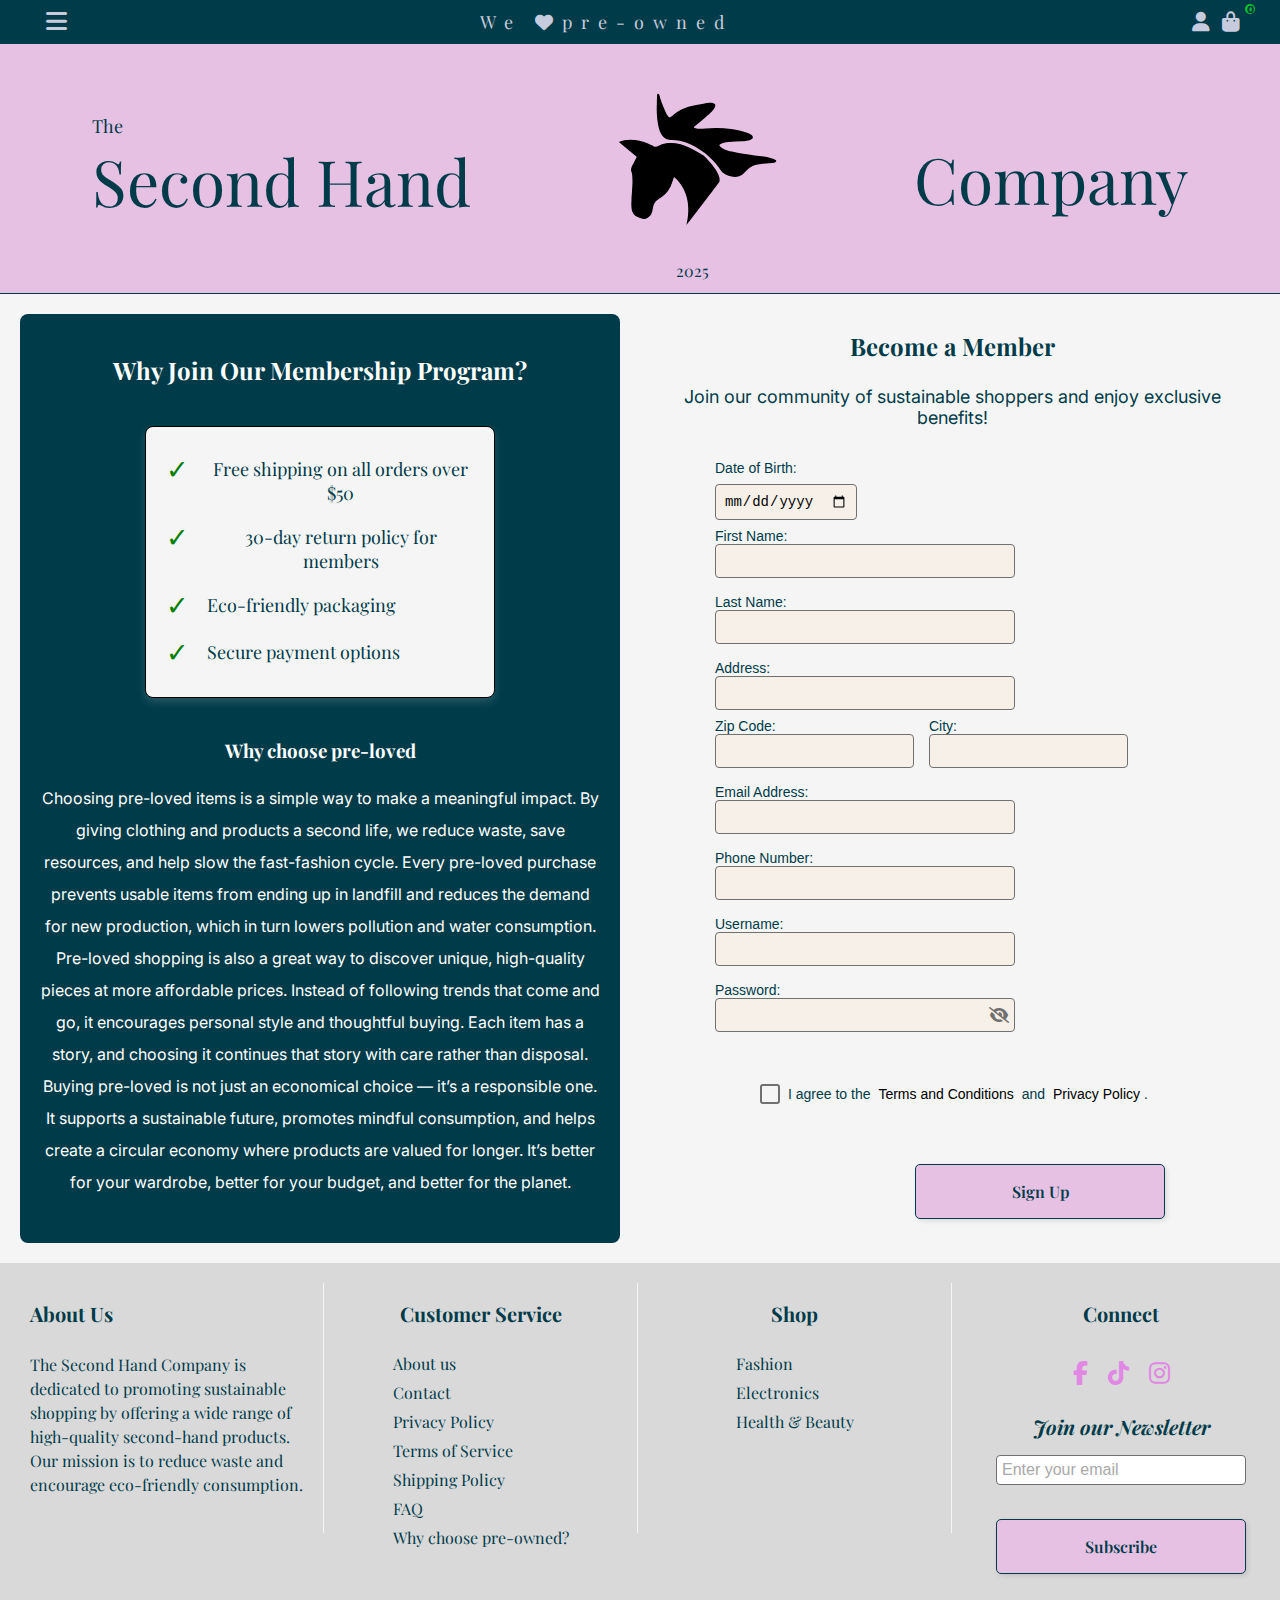
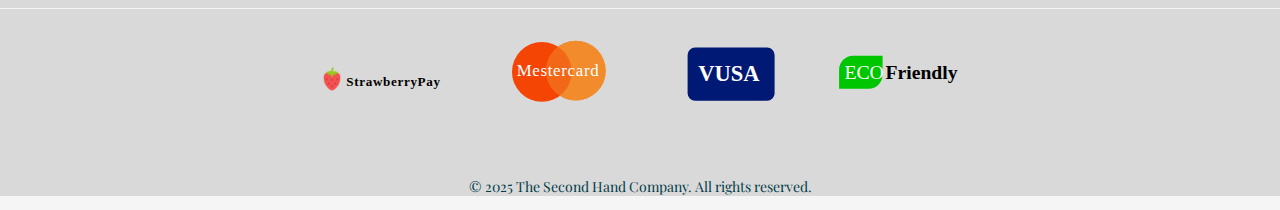
<file: pages/newmemlogin.html>
<!DOCTYPE html>
<html lang="en">
<head>
    <meta charset="UTF-8">
    <meta name="viewport" content="width=device-width, initial-scale=1.0">
    <link rel="preconnect" href="https://fonts.googleapis.com">
    <link rel="preconnect" href="https://fonts.gstatic.com" crossorigin>
    <link href="https://fonts.googleapis.com/css2?family=Playfair+Display:ital,wght@0,400..900;1,400..900&display=swap" rel="stylesheet">
    <link rel="preconnect" href="https://fonts.googleapis.com">
    <link rel="preconnect" href="https://fonts.gstatic.com" crossorigin>
    <link href="https://fonts.googleapis.com/css2?family=Inter:ital,opsz,wght@0,14..32,100..900;1,14..32,100..900&display=swap" rel="stylesheet">
    <link rel="stylesheet" href="https://cdnjs.cloudflare.com/ajax/libs/font-awesome/6.5.1/css/all.min.css">
    <link rel="stylesheet" href="../css/styles.css">
    <link rel="stylesheet" href="../css/Components/shoppingbag.css">
    <link rel="stylesheet" href="../css/variables.css">
    <link rel="stylesheet" href="../css/Components/hamburgermenu.css">
    <link rel="stylesheet" href="../css/Components/footer.css">
    <link rel="stylesheet" href="../css/Components/memberloginmodal.css">
    <link rel="stylesheet" href="../css/newmemlogin.css">
    <link rel="icon" type="image/svg+xml" href="../images/horseheadlogo.svg">

    <title>Become a member</title>
</head>
<body>
    <div class="container">
          <div class="header-topbar">
                <div class="header-content__left-hamburger">   <button 
                        id="hamburgerMenuIcon"
                        class="hamburger-btn"
                        aria-controls="hamburgerMenu"
                        aria-expanded="false"
                        aria-label="Open menu">
                        <i class="fa-solid fa-bars"></i>
                    </button></div>
                <div class="header-content__nav-center"><p>We <i class="fa-solid fa-heart"></i>pre-owned</p></div>
                <div class="header-content__nav__right">
                    <i class="fas fa-user"></i>
                    <div class="header-content__nav__shoppingbag">
                    <i class="fa-solid fa-bag-shopping" id="shoppingBagIcon"><span class="header-content__nav__right__cart-count">0</span></i>
                    </div>
                </div>
            </div>
        <header>
          
            <!-- Mobile Header -->
            <div class="header-content-mobile">
                <div class="header-content__logo__mobile">
                    <a href="../index.html"><img src="../images/horseheadlogo.svg" alt="Logo" class="logo--mobile"></a>
                </div>
                <span class="header-content-mobile__text">The Second Hand Company</span>
            </div>  
            <!-- Desktop Header -->
            <div class="header-content">
                <div class="header-content__left">
                        <div class="header-content__left__top">The</div>
                        <div class="header-content__left__bottom">Second Hand</div>
                </div>
                <div class="header-content__center">
                <div class="header-content__center__logo">
                   <a href="../index.html"><img src="../images/horseheadlogo.svg" alt="Logo" class="logo"></a>
                </div>
                <div class="header-content__center__text">2025</div>
                </div>
                <div class="header-content__right">Company</div>
              
            </div> 
        </header>

        <div class="membership-content">
            <div class="membership-content__whyjoin">
                <h2 class="membership-content__h2">Why Join Our Membership Program?</h2>
                 <div class="membership-content__whyjoing-ul">
                    <ul>
                        <li>Free shipping on all orders over $50</li>
                        <li>30-day return policy for members</li>
                        <li>Eco-friendly packaging</li>
                        <li>Secure payment options</li>
                    </ul>
                </div>
                <h3 class="membership-content__h3">Why choose pre-loved</h3>
                <div class="membership-content__text">
                    <p>Choosing pre-loved items is a simple way to make a meaningful impact. By giving clothing and products a second life, we reduce waste, save resources, and help slow the fast-fashion cycle. Every pre-loved purchase prevents usable items from ending up in landfill and reduces the demand for new production, which in turn lowers pollution and water consumption.

                    Pre-loved shopping is also a great way to discover unique, high-quality pieces at more affordable prices. Instead of following trends that come and go, it encourages personal style and thoughtful buying. Each item has a story, and choosing it continues that story with care rather than disposal.

                    Buying pre-loved is not just an economical choice — it’s a responsible one. It supports a sustainable future, promotes mindful consumption, and helps create a circular economy where products are valued for longer. It’s better for your wardrobe, better for your budget, and better for the planet.</p>
                </div>
             
            </div>
            <div class="membership-content__divider">
            <div class="membership-content__headers">
                 <h1 class="membership-content__h1">Become a Member</h1>
            <p class="membership-content__p">Join our community of sustainable shoppers and enjoy exclusive benefits!</p>
            </div>
            <div class="membership-content__form">
            <form id="membershipForm" class="membership-form">

                <div class="form-div dob-field">
                    <label for="dob">Date of Birth:</label>
                    <input type="date" id="dob" name="dob" required>
                </div>

                <div class="form-div">
                    <label for="firstname">First Name:</label>
                    <input type="text" id="firstname" name="firstname" required>
                </div>

                <div class="form-div">
                    <label for="lastname">Last Name:</label>
                    <input type="text" id="lastname" name="lastname" required>
                </div>

                <div class="form-div address-field">
                    <label for="address">Address:</label>
                    <input type="text" id="address" name="address" required>
                </div>

                <div class="form-div address-row">
                    <div class="form-group">
                        <label for="zip">Zip Code:</label>
                        <input type="text" id="zip" name="zip" required>
                    </div>
                    <div class="form-group">
                        <label for="city">City:</label>
                        <input type="text" id="city" name="city" required>
                    </div>
                </div>

                <div class="form-div">
                    <label for="email">Email Address:</label>
                    <input type="email" id="email" name="email" required>
                </div>

                <div class="form-div">
                    <label for="phone">Phone Number:</label>
                    <input type="tel" id="phone" name="phone" required>
                </div>

                <div class="form-div">
                    <label for="username">Username:</label>
                    <input type="text" id="username" name="username" required>
                </div>

                <div class="form-div">
                    <label for="password">Password:</label>
                    <div class="password-container">
                        <input  type="password"
                                id="password"
                                name="password"
                                required
                                pattern="^(?=.*[a-z])(?=.*[A-Z])(?=.*\d)(?=.*[@$!%*?&])[A-Za-z\d@$!%*?&]{8,}$"
                                title="Password requirements not met">
                        <i class="fa-solid fa-eye-slash password-toggle" id="passwordToggle"></i>
                    </div>

                    <div class="password-requirements" id="passwordRequirements" style="display: none;">
                        <p>Password must contain:</p>
                        <ul>
                            <li id="length" class="invalid">At least 8 characters</li>
                            <li id="uppercase" class="invalid">An uppercase letter (A-Z)</li>
                            <li id="lowercase" class="invalid">A lowercase letter (a-z)</li>
                            <li id="number" class="invalid">A number (0-9)</li>
                            <li id="special" class="invalid">A special character (@$!%*?&)</li>
                        </ul>
                    </div>
                </div>

                    <label for="checkbox" class="checkbox-label">
                        <input type="checkbox" id="checkbox" name="checkbox" required><p>
                        I agree to the <a href="#">Terms and Conditions</a> and <a href="#">Privacy Policy</a>.</p>
                    </label>

                    <button type="submit" class="main-btn">Sign Up</button>

                </form>
        </div>
    </div>
</div>

        <!--hamburger menu -->
        <div class="hamburger-menu" id="hamburgerMenu">
            <button class="close-btn" id="closeHamburgerMenu">&times;</button>
            <nav>
                <ul class="hamburger-menu__links">
                    <li><a href="#" data-category="fashion">Fashion</a></li>
                    <li><a href="#" data-category="electronics">Electronics</a></li>
                    <li><a href="#" data-category="health and beauty">Health & beauty</a></li>
                    <li><a href="#">About us</a></li>
                    <li><a href="#">Contact</a></li>
                    <li><a href="#">Privacy Policy</a></li>
                    <li><a href="#">Terms of Service</a></li>
                    <li><a href="#">Why choose pre-owned?</a></li>
                    <li><a href="newmemlogin.html">Become a member</a></li>
                    <li><a href="#" id="loginModalTrigger"><i class="fa-regular fa-user"></i> Member Login</a></li>
                </ul>
                <div class="hamburger-menu__logo">
                    <img src="../images/horseheadlogo.svg" alt="Logo" class="logo">
                </div>
                <a href="/pages/admindashboard.html"><h5 class="hamburger-menu__h5">Admin login</h5></a>
            </nav>
        </div>
        
        <!-- Hamburger overlay for dark background -->
        <div class="hamburger-overlay" id="hamburgerOverlay"></div>
        

        <!--Shopping bag sidebar-->
            <div class="shopping_cart" id="shoppingCart">
                <div class="cart-header">
                    <h2>Your Shopping Bag</h2>
                    <button class="close-btn" id="closeShoppingCartBtn">&times;</button>
                </div>
                <hr class="shoppingbag-hr">
                <div class="cart-items" id="shoppingCartItems">
                    <!-- Cart items will be added here by JavaScript -->
                </div>
                <div class="cart-footer">
                    <div class="cart-numbers">
                    <div class="shipping">
                        <p>Shipping: Free</p>
                    </div>
                    <div class="cart-total">
                        <strong>Total: $<span id="shoppingCartTotal">0.00</span></strong>
                    </div>
                    </div>
                    <button onClick="checkout()" class="checkout-btn main-btn">Checkout</button>
                </div>
             </div>

                   <footer>
            <div class="footer-content__top">
                <div class="footer-content__left">
                    <h4>About Us</h4>
                    <p>The Second Hand Company is dedicated to promoting sustainable shopping by offering a wide range of high-quality second-hand products. Our mission is to reduce waste and encourage eco-friendly consumption.</p>
                </div>
                <span class="vr"></span>
                <div class="footer-content__centera">
                    <h4>Customer Service</h4>
                       <ul>
                        <li><a href="#">About us</a></li>
                        <li><a href="#">Contact</a></li>
                        <li><a href="#">Privacy Policy</a></li>
                        <li><a href="#">Terms of Service</a></li>
                        <li><a href="#">Shipping Policy</a></li>
                        <li><a href="#">FAQ</a></li>
                        <li><a href="#">Why choose pre-owned?</a></li>
                        
                    </ul>
                </div>
                <span class="vr"></span>
                <div class="footer-content__centerb">  <h4>Shop</h4>
                       <ul>
                        <li><a href="#" data-category="fashion">Fashion</a></li>
                        <li><a href="#" data-category="electronics">Electronics</a></li>
                        <li><a href="#" data-category="health and beauty">Health & Beauty</a></li>
                    </ul></div>
                    <span class="vr"></span>
                <div class="footer-content__right">
                    <span class="footer-content__right__title"><h4>Connect</h4></span>
                    <div class="footer-content__right__icons">
                        <i class="fab fa-facebook-f" aria-label="Facebook"></i>
                        <i class="fa-brands fa-tiktok" aria-label="TikTok"></i>
                        <i class="fab fa-instagram" aria-label="Instagram"></i>
                    </div>
                    <form id="newsletterForm">
                        <label>Join our Newsletter</label>
                        <input type="email" name="email" placeholder="Enter your email" autocomplete="on" id="newsletterEmail">
                        <button class="main-btn" id="subscribeBtn" type="submit">Subscribe</button>
                        <div id="toast" class="toast" role="status" aria-live="polite" ></div>
                    </form>
                </div>
            </div>
            <div class="footer-content__bottom">
                <div class="footer-content__bottom__top">
                    <div class="footer-content__bottom__top__strawberry">
                    <img src="../images/Strawberrypaylogo.svg" alt="Strawberry Pay Logo" class="footer-logo">
                    </div>
                    <div class="footer-content__bottom__top__mestercard">
                    <img src="../images/Mestercardlogo.svg" alt="Mestercard Logo" class="footer-logo">
                    </div>
                    <div class="footer-content__bottom__top__visa">
                    <img src="../images/Vusacardlogo.svg" alt="Vusa Logo" class="footer-logo">
                    </div>
                    <div class="footer-content__bottom__top__eco">
                    <img src="../images/ecofriendlylogo.svg" alt="Eco Logo" class="footer-logo">
                    </div>
                </div>
                <div class="footer-content__bottom__bottom">
                    <p>&copy; 2025 The Second Hand Company. All rights reserved.</p>
                </div>
            
        </footer>
        <script type="module" src="../JS/newmemlogin.js"></script>
        <script type="module" src="../JS/components/cart.js"></script>
        <script type="module" src="../JS/components/shoppingcart.js"></script>
        <script type="module" src="../JS/components/hamburgermenuoverlay.js"></script>
        <script type="module" src="../JS/components/loginusermodal.js"></script>
        <script type="module" src="../JS/global.js"></script>
    </div>
</body>
</html>
</file>
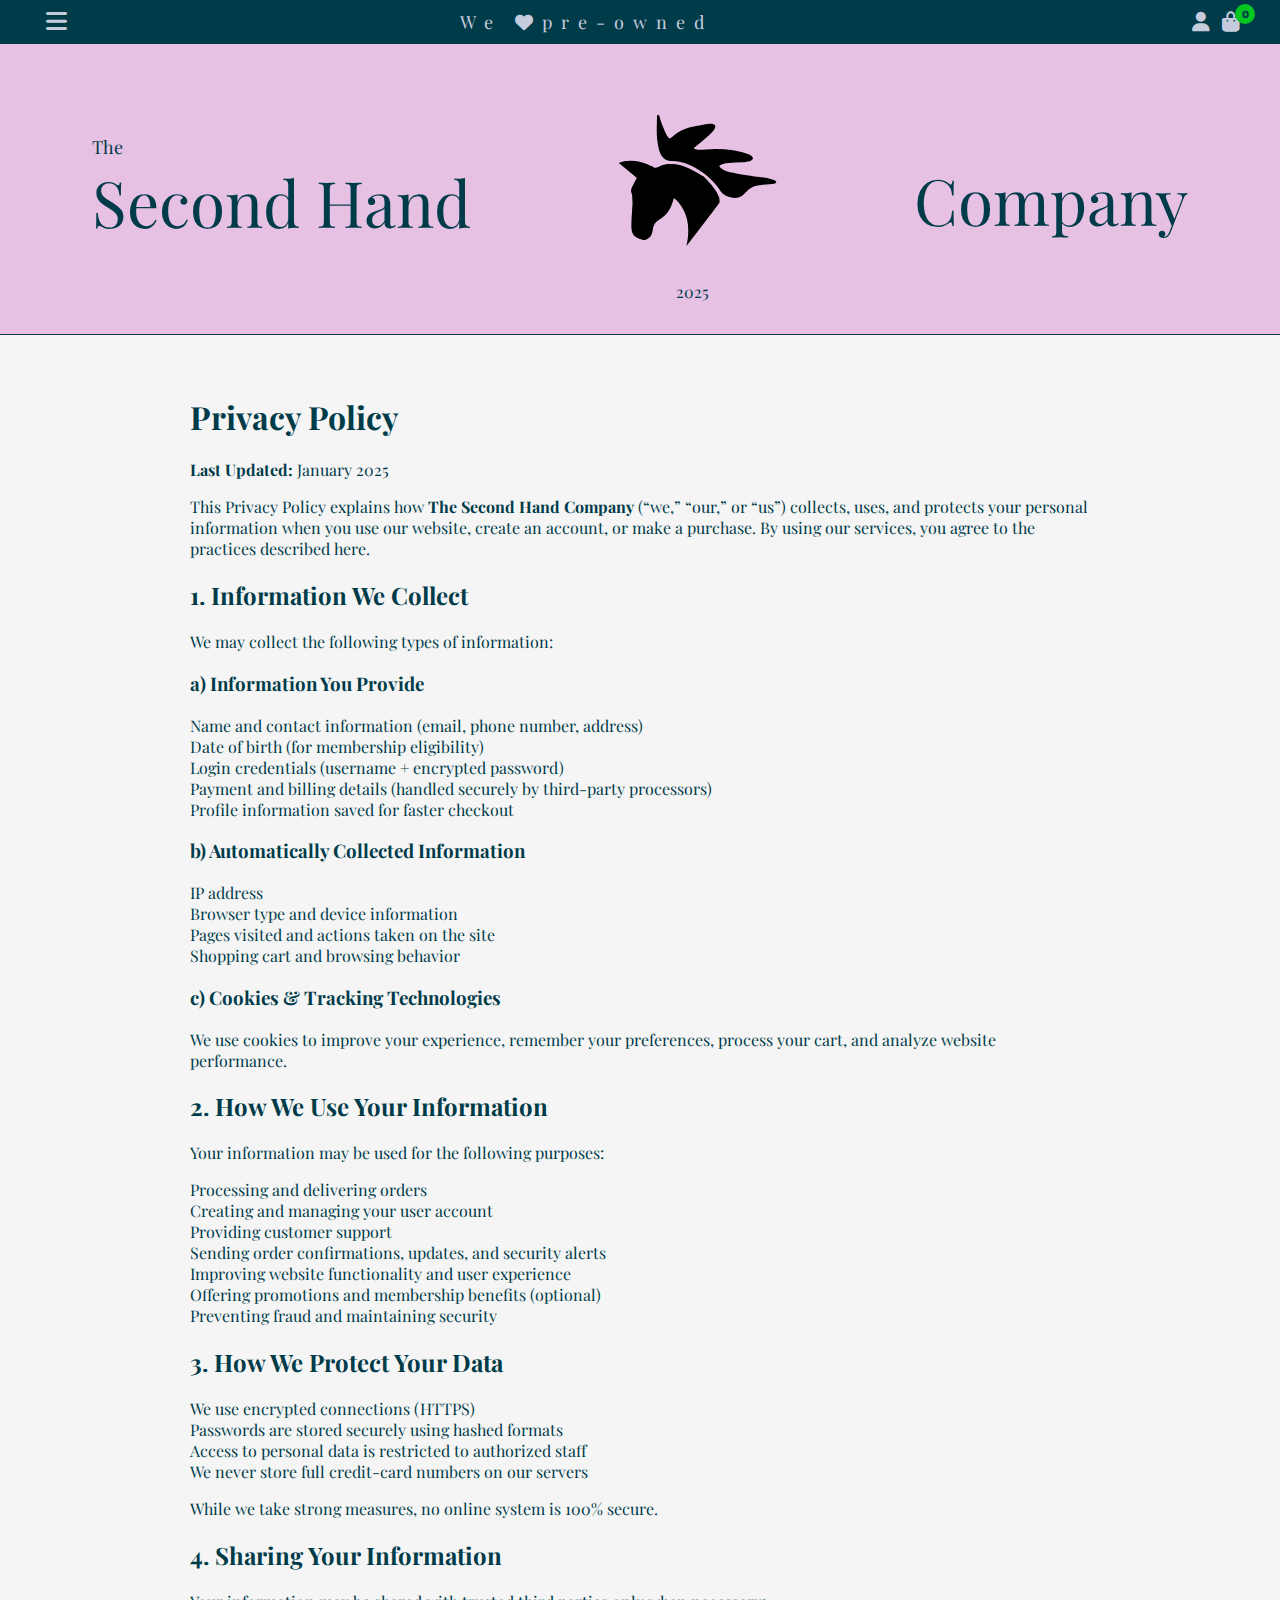
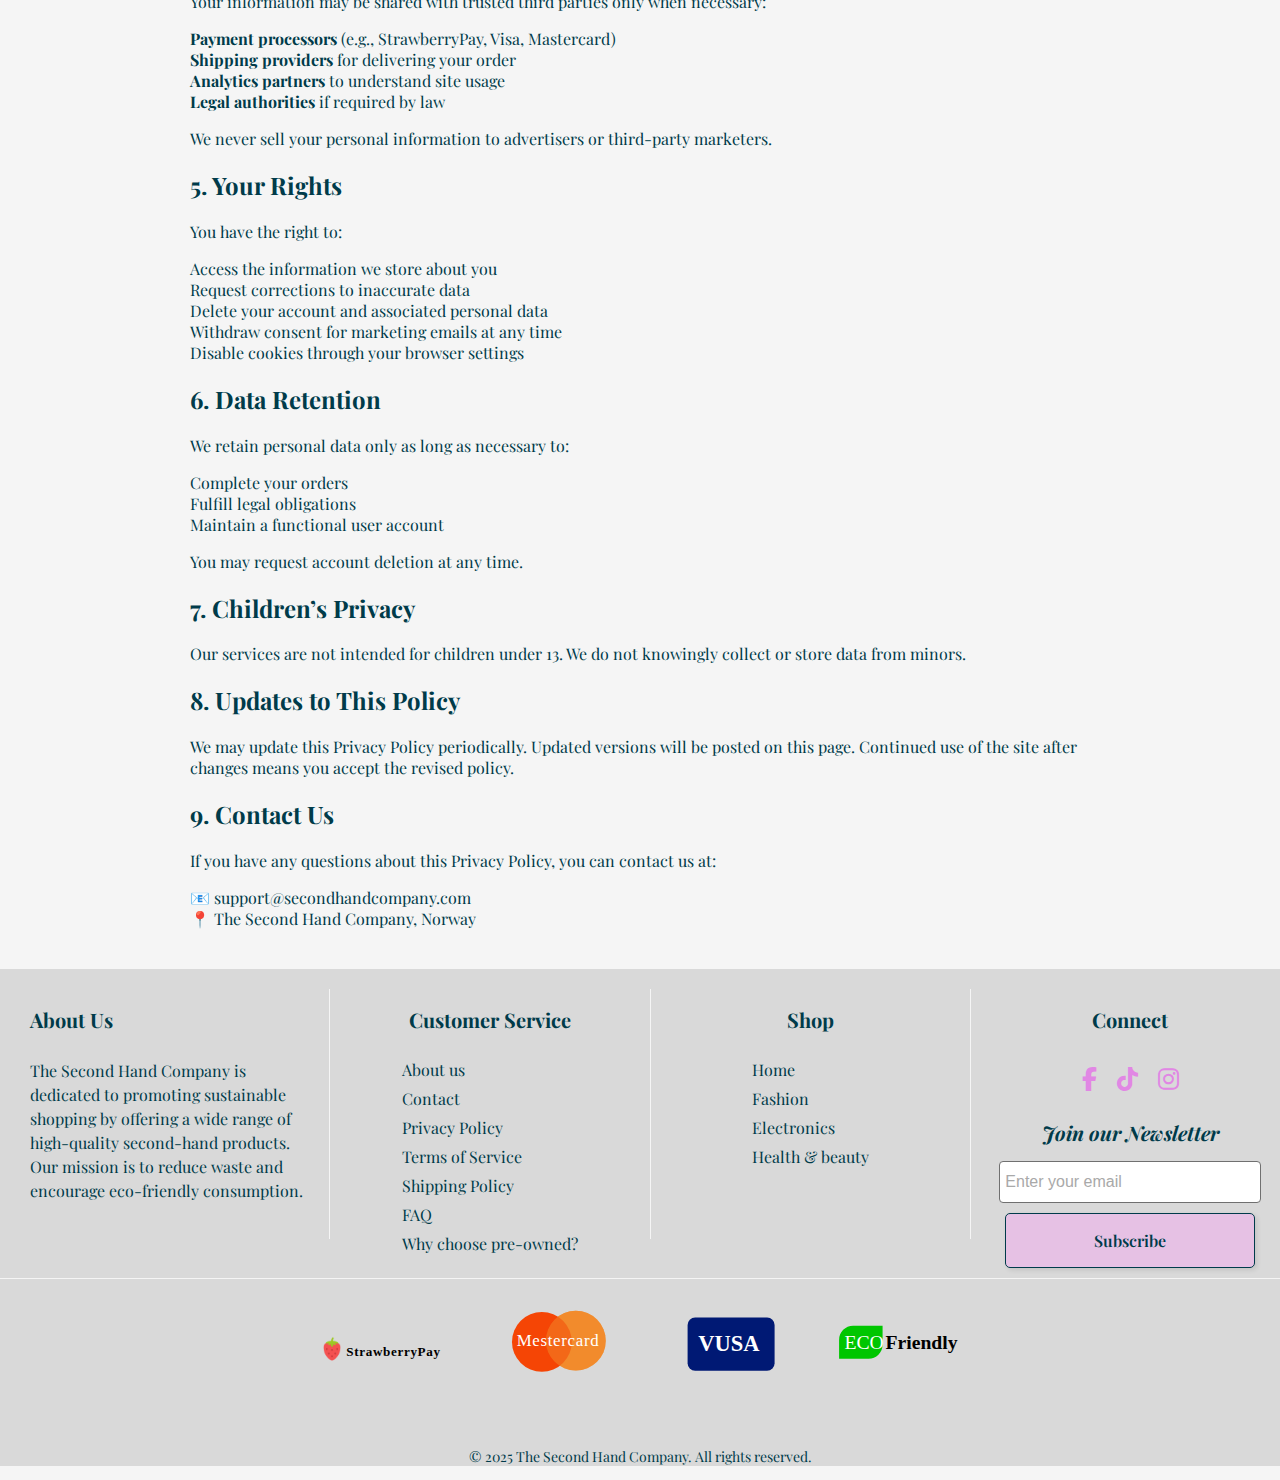
<file: pages/privacypolicy.html>
<!DOCTYPE html>
<html lang="en">
<head>
    <meta charset="UTF-8">
    <meta name="viewport" content="width=device-width, initial-scale=1.0">
    <link rel="preconnect" href="https://fonts.googleapis.com">
    <link rel="preconnect" href="https://fonts.gstatic.com" crossorigin>
    <link href="https://fonts.googleapis.com/css2?family=Playfair+Display:ital,wght@0,400..900;1,400..900&display=swap" rel="stylesheet">
    <link rel="preconnect" href="https://fonts.googleapis.com">
    <link rel="preconnect" href="https://fonts.gstatic.com" crossorigin>
    <link href="https://fonts.googleapis.com/css2?family=Inter:ital,opsz,wght@0,14..32,100..900;1,14..32,100..900&display=swap" rel="stylesheet">
    <link rel="stylesheet" href="https://cdnjs.cloudflare.com/ajax/libs/font-awesome/6.5.1/css/all.min.css">
    <link rel="stylesheet" href="../css/styles.css">
    <link rel="stylesheet" href="../css/Components/shoppingbag.css">
    <link rel="stylesheet" href="../css/variables.css">
    <link rel="stylesheet" href="../css/Components/hamburgermenu.css">
    <link rel="stylesheet" href="../css/Components/footer.css">
    <link rel="stylesheet" href="../css/Components/memberloginmodal.css">
    <link rel="stylesheet" href="../css/contactus.css">
    <link rel="stylesheet" href="../css/documentpages.css">
    <link rel="icon" type="image/svg+xml" href="../images/horseheadlogo.svg">
    <title>The Second Hand Company</title>
</head>
<body>
    <div class="container">
          <div class="header-topbar">
                <div class="header-content__left-hamburger"> 
                    <button 
                        id="hamburgerMenuIcon"
                        class="hamburger-btn"
                        aria-controls="hamburgerMenu"
                        aria-expanded="false"
                        aria-label="Open menu">
                        <i class="fa-solid fa-bars"></i>
                    </button>
                </div>
                <div class="header-content__nav-center"><p>We <i class="fa-solid fa-heart"></i>pre-owned</p></div>
                <div class="header-content__nav__right">
                    <i class="fas fa-user"></i>
                    <div class="header-content__nav__shoppingbag">
                    <i class="fa-solid fa-bag-shopping" id="shoppingBagIcon"><span class="header-content__nav__right__cart-count">0</span></i>
                    </div>
                </div>
            </div>
        <header>
          
            <!-- Mobile Header -->
            <div class="header-content-mobile">
                <div class="header-content__logo__mobile">
                    <img src="../images/horseheadlogo.svg" alt="The Second Hand Company Logo" class="logo--mobile">
                </div>
                <span class="header-content-mobile__text">The Second Hand Company</span>
            </div>  
            <!-- Desktop Header -->
            <div class="header-content">
                <div class="header-content__left">
                        <div class="header-content__left__top">The</div>
                        <div class="header-content__left__bottom">Second Hand</div>
                </div>
                <div class="header-content__center">
                <div class="header-content__center__logo">
                    <img src="../images/horseheadlogo.svg" alt="Logo" class="logo">
                </div>
                <div class="header-content__center__text">2025</div>
                </div>
                <div class="header-content__right">Company</div>
              
            </div> 
        </header>

        <!--hamburger menu -->
        <div class="hamburger-menu" id="hamburgerMenu" aria-modal="true" role="dialog" aria-hidden="true" tabindex="-1">
            <button class="close-btn" id="closeHamburgerMenu" aria-label="Close menu">&times;</button>
            <nav aria-label="Primary Navigation">
                <ul class="hamburger-menu__links">
                    <li><a href="../index.html" data-category="home">Home</a></li>
                    <li><a href="../index.html?category=fashion">Fashion</a></li>
                    <li><a href="../index.html?category=electronics">Electronics</a></li>
                    <li><a href="../index.html?category=health and beauty">Health & beauty</a></li>
                    <li><a href="aboutus.html">About us</a></li>
                    <li><a href="contactus.html">Contact</a></li>
                    <li><a href="privacypolicy.html">Privacy Policy</a></li>
                    <li><a href="tos.html">Terms of Service</a></li>
                    <li><a href="wcpreowned.html">Why choose pre-owned?</a></li>
                    <li><a href="../pages/newmemlogin.html">Become a member</a></li>
                    <li><a href="#" id="loginModalTrigger">Member Login</a></li>
                </ul>
                <div class="hamburger-menu__logo">
                    <img src="../images/horseheadlogo.svg" alt="Logo" class="logo">
                </div>
                <a class="hamburger-menu__h5" href="/pages/admindashboard.html">Admin login</a>
            </nav>
        </div>
        
        <!-- Hamburger overlay for dark background -->
        <div class="hamburger-overlay" id="hamburgerOverlay" aria-hidden="true"></div>
    

        <!--Shopping cart sidebar-->
            <div class="shopping_cart" id="shoppingCart" aria-modal="true" role="dialog" >
                <div class="cart-header">
                    <h2>Your Shopping Bag</h2>
                    <button class="close-btn" id="closeShoppingCartBtn">&times;</button>
                </div>
                <hr class="shoppingbag-hr">
                <div class="cart-items" id="shoppingCartItems">
                    <!-- Cart items will be added here by JavaScript -->
                </div>
                <div class="cart-footer">
                    <div class="cart-numbers">
                    <div class="shipping">
                        <p>Shipping: Free</p>
                    </div>
                    <div class="cart-total">
                        <strong>Total: $<span id="shoppingCartTotal">0.00</span></strong>
                    </div>
                    </div>
                    <button onClick="checkout()" class="checkout-btn main-btn" id="checkoutButton">Checkout</button>
                </div>
             </div>

<nav class="breadcrumb" id="breadcrumb"></nav>

<div class="privacy-policy">

    <h1>Privacy Policy</h1>
    <p><strong>Last Updated:</strong> January 2025</p>

    <p>
        This Privacy Policy explains how <strong>The Second Hand Company</strong> (“we,” “our,” or “us”) collects,
        uses, and protects your personal information when you use our website, create an account, or make a purchase.
        By using our services, you agree to the practices described here.
    </p>

    <section>
        <h2>1. Information We Collect</h2>
        <p>We may collect the following types of information:</p>

        <h3>a) Information You Provide</h3>
        <ul>
            <li>Name and contact information (email, phone number, address)</li>
            <li>Date of birth (for membership eligibility)</li>
            <li>Login credentials (username + encrypted password)</li>
            <li>Payment and billing details (handled securely by third-party processors)</li>
            <li>Profile information saved for faster checkout</li>
        </ul>

        <h3>b) Automatically Collected Information</h3>
        <ul>
            <li>IP address</li>
            <li>Browser type and device information</li>
            <li>Pages visited and actions taken on the site</li>
            <li>Shopping cart and browsing behavior</li>
        </ul>

        <h3>c) Cookies & Tracking Technologies</h3>
        <p>
            We use cookies to improve your experience, remember your preferences, process your cart,
            and analyze website performance.
        </p>
    </section>

    <section>
        <h2>2. How We Use Your Information</h2>
        <p>Your information may be used for the following purposes:</p>
        <ul>
            <li>Processing and delivering orders</li>
            <li>Creating and managing your user account</li>
            <li>Providing customer support</li>
            <li>Sending order confirmations, updates, and security alerts</li>
            <li>Improving website functionality and user experience</li>
            <li>Offering promotions and membership benefits (optional)</li>
            <li>Preventing fraud and maintaining security</li>
        </ul>
    </section>

    <section>
        <h2>3. How We Protect Your Data</h2>
        <ul>
            <li>We use encrypted connections (HTTPS)</li>
            <li>Passwords are stored securely using hashed formats</li>
            <li>Access to personal data is restricted to authorized staff</li>
            <li>We never store full credit-card numbers on our servers</li>
        </ul>
        <p>While we take strong measures, no online system is 100% secure.</p>
    </section>

    <section>
        <h2>4. Sharing Your Information</h2>
        <p>Your information may be shared with trusted third parties only when necessary:</p>
        <ul>
            <li><strong>Payment processors</strong> (e.g., StrawberryPay, Visa, Mastercard)</li>
            <li><strong>Shipping providers</strong> for delivering your order</li>
            <li><strong>Analytics partners</strong> to understand site usage</li>
            <li><strong>Legal authorities</strong> if required by law</li>
        </ul>
        <p>We never sell your personal information to advertisers or third-party marketers.</p>
    </section>

    <section>
        <h2>5. Your Rights</h2>
        <p>You have the right to:</p>
        <ul>
            <li>Access the information we store about you</li>
            <li>Request corrections to inaccurate data</li>
            <li>Delete your account and associated personal data</li>
            <li>Withdraw consent for marketing emails at any time</li>
            <li>Disable cookies through your browser settings</li>
        </ul>
    </section>

    <section>
        <h2>6. Data Retention</h2>
        <p>
            We retain personal data only as long as necessary to:
        </p>
        <ul>
            <li>Complete your orders</li>
            <li>Fulfill legal obligations</li>
            <li>Maintain a functional user account</li>
        </ul>
        <p>You may request account deletion at any time.</p>
    </section>

    <section>
        <h2>7. Children’s Privacy</h2>
        <p>
            Our services are not intended for children under 13.
            We do not knowingly collect or store data from minors.
        </p>
    </section>

    <section>
        <h2>8. Updates to This Policy</h2>
        <p>
            We may update this Privacy Policy periodically. Updated versions will be posted on this page.
            Continued use of the site after changes means you accept the revised policy.
        </p>
    </section>

    <section>
        <h2>9. Contact Us</h2>
        <p>If you have any questions about this Privacy Policy, you can contact us at:</p>
        <p>
            📧 <a href="mailto:support@secondhandcompany.com">support@secondhandcompany.com</a><br>
            📍 The Second Hand Company, Norway
        </p>
    </section>

</div>

    

        <!-- member login modal -->
        <!-- Modal will be dynamically created by JavaScript -->

        <!-- Footer Section -->
        <footer>
            <div class="footer-content__top">
                <div class="footer-content__left">
                    <h4>About Us</h4>
                    <p>The Second Hand Company is dedicated to promoting sustainable shopping by offering a wide range of high-quality second-hand products. Our mission is to reduce waste and encourage eco-friendly consumption.</p>
                </div>
                <span class="vr"></span>
                <div class="footer-content__centera">
                    <h4>Customer Service</h4>
                       <ul>
                        <li><a href="#">About us</a></li>
                        <li><a href="contactus.html">Contact</a></li>
                        <li><a href="#">Privacy Policy</a></li>
                        <li><a href="tos.html">Terms of Service</a></li>
                        <li><a href="#">Shipping Policy</a></li>
                        <li><a href="#">FAQ</a></li>
                        <li><a href="#">Why choose pre-owned?</a></li>
                        
                    </ul>
                </div>
                <span class="vr"></span>
                <div class="footer-content__centerb">  <h4>Shop</h4>
                       <ul>
                        <li><a href="../index.html" data-category="home">Home</a></li>
                    <li><a href="../index.html?category=fashion">Fashion</a></li>
                    <li><a href="../index.html?category=electronics">Electronics</a></li>
                    <li><a href="../index.html?category=health and beauty">Health & beauty</a></li>
                    </ul></div>
                    <span class="vr"></span>
                <div class="footer-content__right">
                    <span class="footer-content__right__title"><h4>Connect</h4></span>
                    <div class="footer-content__right__icons" aria-label="Social media links">
                        <i class="fab fa-facebook-f"></i>
                        <i class="fa-brands fa-tiktok"></i>
                        <i class="fab fa-instagram"></i>
                    </div>
                    <form id="newsletterForm">
                        <label>Join our Newsletter</label>
                        <input type="email" name="email" placeholder="Enter your email" autocomplete="on" id="newsletterEmail">
                        <button class="main-btn" id="subscribeBtn" type="submit">Subscribe</button>
                        <div id="toast" class="toast" role="status" aria-live="polite" ></div>
                    </form>
                </div>
            </div>
            <div class="footer-content__bottom">
                <div class="footer-content__bottom__top">
                    <div class="footer-content__bottom__top__strawberry">
                    <img src="../images/Strawberrypaylogo.svg" alt="Strawberry Pay Logo" class="footer-logo">
                    </div>
                    <div class="footer-content__bottom__top__mestercard">
                    <img src="../images/Mestercardlogo.svg" alt="Mestercard Logo" class="footer-logo">
                    </div>
                    <div class="footer-content__bottom__top__visa">
                    <img src="../images/Vusacardlogo.svg" alt="Vusa Logo" class="footer-logo">
                    </div>
                    <div class="footer-content__bottom__top__eco">
                    <img src="../images/ecofriendlylogo.svg" alt="Eco Logo" class="footer-logo">
                    </div>
                </div>
                <div class="footer-content__bottom__bottom">
                    <p>&copy; 2025 The Second Hand Company. All rights reserved.</p>
                </div>
            </div>
        </footer>
        <script type="module" src="../JS/components/cart.js"></script>
        <script type="module" src="../JS/components/shoppingcart.js"></script>
        <script type="module" src="../JS/components/hamburgermenuoverlay.js"></script>
        <script type="module" src="../JS/components/loginusermodal.js"></script>
        <script type="module" src="../JS/utils.js"></script>
        <script type="module" src="../JS/global.js"></script>
    </div>

</body>
</html>
</file>
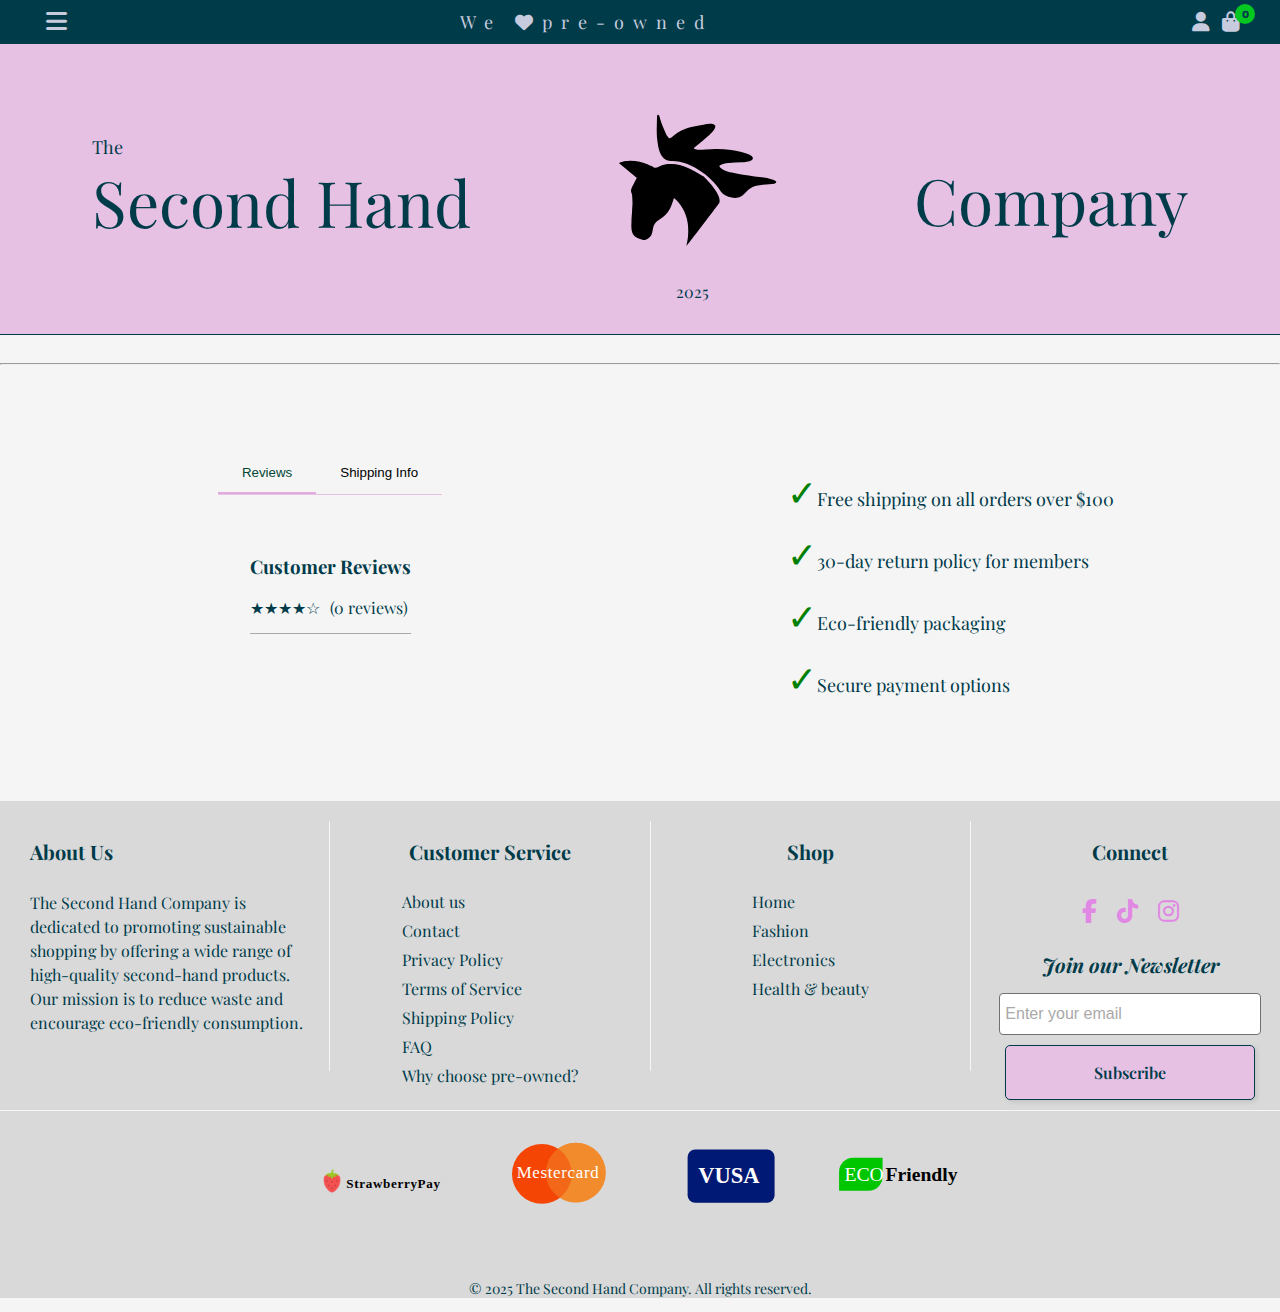
<file: pages/productpage.html>
<!DOCTYPE html>
<html lang="en">
<head>
    <meta charset="UTF-8">
    <meta name="viewport" content="width=device-width, initial-scale=1.0">

    <link rel="preconnect" href="https://fonts.googleapis.com">
    <link rel="preconnect" href="https://fonts.gstatic.com" crossorigin>
    <link href="https://fonts.googleapis.com/css2?family=Playfair+Display:ital,wght@0,400..900;1,400..900&display=swap" rel="stylesheet">

    <link rel="preconnect" href="https://fonts.googleapis.com">
    <link rel="preconnect" href="https://fonts.gstatic.com" crossorigin>
    <link href="https://fonts.googleapis.com/css2?family=Inter:ital,opsz,wght@0,14..32,100..900;1,14..32,100..900&display=swap" rel="stylesheet">

    <link rel="stylesheet" href="https://cdnjs.cloudflare.com/ajax/libs/font-awesome/6.5.1/css/all.min.css">

    <link rel="stylesheet" href="../css/styles.css">
    <link rel="stylesheet" href="../css/Components/shoppingbag.css">
    <link rel="stylesheet" href="../css/variables.css">
    <link rel="stylesheet" href="../css/Components/hamburgermenu.css">
    <link rel="stylesheet" href="../css/Components/footer.css">
    <link rel="stylesheet" href="../css/Components/productslider.css">
    <link rel="stylesheet" href="../css/Components/pagination.css">
    <link rel="stylesheet" href="../css/productpage.css">
    <link rel="stylesheet" href="../css/Components/memberloginmodal.css">

    <link rel="icon" type="image/svg+xml" href="../images/horseheadlogo.svg">
    <title>Pre-loved Products</title>
</head>

<body>
    <div class="container">

        <!-- Top Bar Header -->
        <div class="header-topbar">
            <div class="header-content__left-hamburger">
                <button 
                    id="hamburgerMenuIcon"
                    class="hamburger-btn"
                    aria-controls="hamburgerMenu"
                    aria-expanded="false"
                    aria-label="Open menu">
                    <i class="fa-solid fa-bars"></i>
                </button>
            </div>

            <div class="header-content__nav-center">
                <p>We <i class="fa-solid fa-heart"></i>pre-owned</p>
            </div>

            <div class="header-content__nav__right">
                <i class="fas fa-user" id="loginModalTriggerHeader"></i>
                <div class="header-content__nav__shoppingbag">
                    <i class="fa-solid fa-bag-shopping" id="shoppingBagIcon">
                        <span class="header-content__nav__right__cart-count">0</span>
                    </i>
                </div>
            </div>
        </div>

        <!-- Main Header -->
        <header>
            <!-- Mobile Header -->
            <div class="header-content-mobile">
                <div class="header-content__logo__mobile">
                    <a href="index.html">
                        <img src="../images/horseheadlogo.svg" alt="Logo" class="logo--mobile">
                    </a>
                </div>
                <span class="header-content-mobile__text">The Second Hand Company</span>
            </div>

            <!-- Desktop Header -->
            <div class="header-content">
                <div class="header-content__left">
                    <div class="header-content__left__top">The</div>
                    <div class="header-content__left__bottom">Second Hand</div>
                </div>

                <div class="header-content__center">
                    <div class="header-content__center__logo">
                        <a href="../index.html">
                            <img src="../images/horseheadlogo.svg" alt="Logo" class="logo">
                        </a>
                    </div>
                    <div class="header-content__center__text">2025</div>
                </div>

                <div class="header-content__right">Company</div>
            </div>
        </header>
        <!-- Breadcrumb navigation -->
        <nav class="breadcrumb" id="breadcrumb"></nav>

        <!-- Product Page Content -->
        <section class="productpage-container">
            <div class="productpage-box">
                <!-- Product details will be injected here -->
            </div>
        </section>

        <hr class="productpage-hr">

        <section class="productpage-otherinfo">
            <div class="productpage-otherinfo-box">

                <div class="product-tabs">
                    <div class="tab-buttons">
                        <button class="tab-btn active" data-tab="reviews">Reviews</button>
                        <button class="tab-btn" data-tab="shipping">Shipping Info</button>
                    </div>

                    <div class="tab-content">
                        <!-- Reviews Tab -->
                        <div id="reviews" class="tab-pane active">
                            <div class="reviews-section">
                                <h3>Customer Reviews</h3>
                                <div id="reviewsList">
                                    <div class="product-rating">
                                        <span id="productRating">★★★★☆</span>
                                        <span id="reviewCount">(0 reviews)</span>
                                    </div>
                                </div>
                            </div>
                        </div>

                        <!-- Shipping Tab -->
                        <div id="shipping" class="tab-pane">
                            <h3>Shipping Information</h3>

                            <h4>Standard Shipping</h4>
                            <p>Free shipping on orders over $100. Standard delivery 3–5 business days.</p>

                            <h4>Express Shipping</h4>
                            <p>
                                Delivery in 2–3 business days. Additional $10.00 charge.<br>
                                Free for purchases over $500.
                            </p>
                        </div>
                    </div>
                </div>

                <div class="productpage-otherinfo-infobox">
                    <ul>
                        <li>Free shipping on all orders over $100</li>
                        <li>30-day return policy for members</li>
                        <li>Eco-friendly packaging</li>
                        <li>Secure payment options</li>
                    </ul>
                </div>

            </div>
        </section>

        <!--hamburger menu -->
               <!-- Hamburger Menu -->
        <div class="hamburger-menu" id="hamburgerMenu">
            <button class="close-btn" id="closeHamburgerMenu">&times;</button>
            <nav>
                <ul class="hamburger-menu__links">
                    <li><a href="../index.html" data-category="home">Home</a></li>
                    <li><a href="../index.html?category=fashion">Fashion</a></li>
                    <li><a href="../index.html?category=electronics">Electronics</a></li>
                    <li><a href="../index.html?category=healthandbeauty" data-category="healthandbeauty">Health & beauty</a></li>
                    <li><a href="aboutus.html">About us</a></li>
                    <li><a href="contactus.html">Contact</a></li>
                    <li><a href="privacypolicy.html">Privacy Policy</a></li>
                    <li><a href="tos.html">Terms of Service</a></li>
                    <li><a href="wcpreowned.html">Why choose pre-owned?</a></li>
                    <li><a href="../pages/newmemlogin.html">Become a member</a></li>
                    <li><a href="#" id="loginModalTrigger">
                        <i class="fa-regular fa-user"></i> Member Login
                    </a></li>
                </ul>

                <div class="hamburger-menu__logo">
                    <img src="../images/horseheadlogo.svg" alt="Logo" class="logo">
                </div>

                <a href="/pages/admindashboard.html">
                    <h5 class="hamburger-menu__h5">Admin login</h5>
                </a>
            </nav>
        </div>

        <!-- Dark Overlay -->
        <div class="hamburger-overlay" id="hamburgerOverlay"></div>

        <!-- Shopping Cart Sidebar -->
        <div class="shopping_cart" id="shoppingCart">
            <div class="cart-header">
                <h2>Your Shopping Bag</h2>
                <button class="close-btn" id="closeShoppingCartBtn">&times;</button>
            </div>

            <hr class="shoppingbag-hr">

            <div class="cart-items" id="shoppingCartItems">
                <!-- Cart items will be added here by JavaScript -->
            </div>

            <div class="cart-footer">
                <div class="cart-numbers">
                    <div class="shipping">
                        <p>Shipping: Free</p>
                    </div>
                    <div class="cart-total">
                        <strong>Total: $<span id="shoppingCartTotal">0.00</span></strong>
                    </div>
                </div>

                <button onClick="checkout()" class="checkout-btn main-btn">
                    Checkout
                </button>
            </div>
        </div>

        <!-- Footer -->
        <footer>
            <div class="footer-content__top">

                <div class="footer-content__left">
                    <h4>About Us</h4>
                    <p>
                        The Second Hand Company is dedicated to promoting sustainable shopping
                        by offering a wide range of high-quality second-hand products.
                        Our mission is to reduce waste and encourage eco-friendly consumption.
                    </p>
                </div>

                <span class="vr"></span>

                <div class="footer-content__centera">
                    <h4>Customer Service</h4>
                    <ul>
                        <li><a href="aboutus.html">About us</a></li>
                        <li><a href="contact.html">Contact</a></li>
                        <li><a href="privacypolicy.html">Privacy Policy</a></li>
                        <li><a href="termsofservice.html">Terms of Service</a></li>
                        <li><a href="shippingpolicy.html">Shipping Policy</a></li>
                        <li><a href="faq.html">FAQ</a></li>
                        <li><a href="wcpreowned.html">Why choose pre-owned?</a></li>
                    </ul>
                </div>

                <span class="vr"></span>

                <div class="footer-content__centerb">
                    <h4>Shop</h4>
                    <ul>
                        <li><a href="../index.html" data-category="home">Home</a></li>
                        <li><a href="../index.html?category=fashion">Fashion</a></li>
                        <li><a href="../index.html?category=electronics">Electronics</a></li>
                        <li><a href="../index.html?category=healthandbeauty" data-category="healthandbeauty">Health & beauty</a></li>
                    </ul>
                </div>

                <span class="vr"></span>

                <div class="footer-content__right">
                    <div class="footer-content__right__title"><h4>Connect</h4></div>

                    <div class="footer-content__right__icons">
                        <i class="fab fa-facebook-f"></i>
                        <i class="fa-brands fa-tiktok"></i>
                        <i class="fab fa-instagram"></i>
                    </div>

                    <form id="newsletterForm">
                        <label>Join our Newsletter</label>
                        <input type="email" name="email" placeholder="Enter your email" autocomplete="on">
                        <button class="main-btn" id="subscribeBtn" type="submit">Subscribe</button>
                    </form>

                    <div id="toast" class="toast" role="status" aria-live="polite"></div>
                </div>
            </div>

            <div class="footer-content__bottom">
                <div class="footer-content__bottom__top">
                    <div class="footer-content__bottom__top__strawberry">
                        <img src="../images/Strawberrypaylogo.svg" alt="Strawberry Pay Logo" class="footer-logo">
                    </div>
                    <div class="footer-content__bottom__top__mestercard">
                        <img src="../images/Mestercardlogo.svg" alt="Mestercard Logo" class="footer-logo">
                    </div>
                    <div class="footer-content__bottom__top__visa">
                        <img src="../images/Vusacardlogo.svg" alt="Vusa Logo" class="footer-logo">
                    </div>
                    <div class="footer-content__bottom__top__eco">
                        <img src="../images/ecofriendlylogo.svg" alt="Eco Logo" class="footer-logo">
                    </div>
                </div>

                <div class="footer-content__bottom__bottom">
                    <p>&copy; 2025 The Second Hand Company. All rights reserved.</p>
                </div>
            </div>
        </footer>

              <!-- Scripts -->
        <script type="module" src="../JS/components/cart.js"></script>
        <script type="module" src="../JS/productpage.js"></script>
        <script type="module" src="../JS/components/shoppingcart.js"></script>
        <script type="module" src="../JS/components/hamburgermenuoverlay.js"></script>
        <script type="module" src="../JS/components/products.js"></script>
        <script type="module" src="../JS/components/loginusermodal.js"></script>
        <script type="module" src="../JS/utils.js"></script>
        <script type="module" src="../JS/global.js"></script>

    </div> <!-- end .container -->

</body>
</html>
</file>
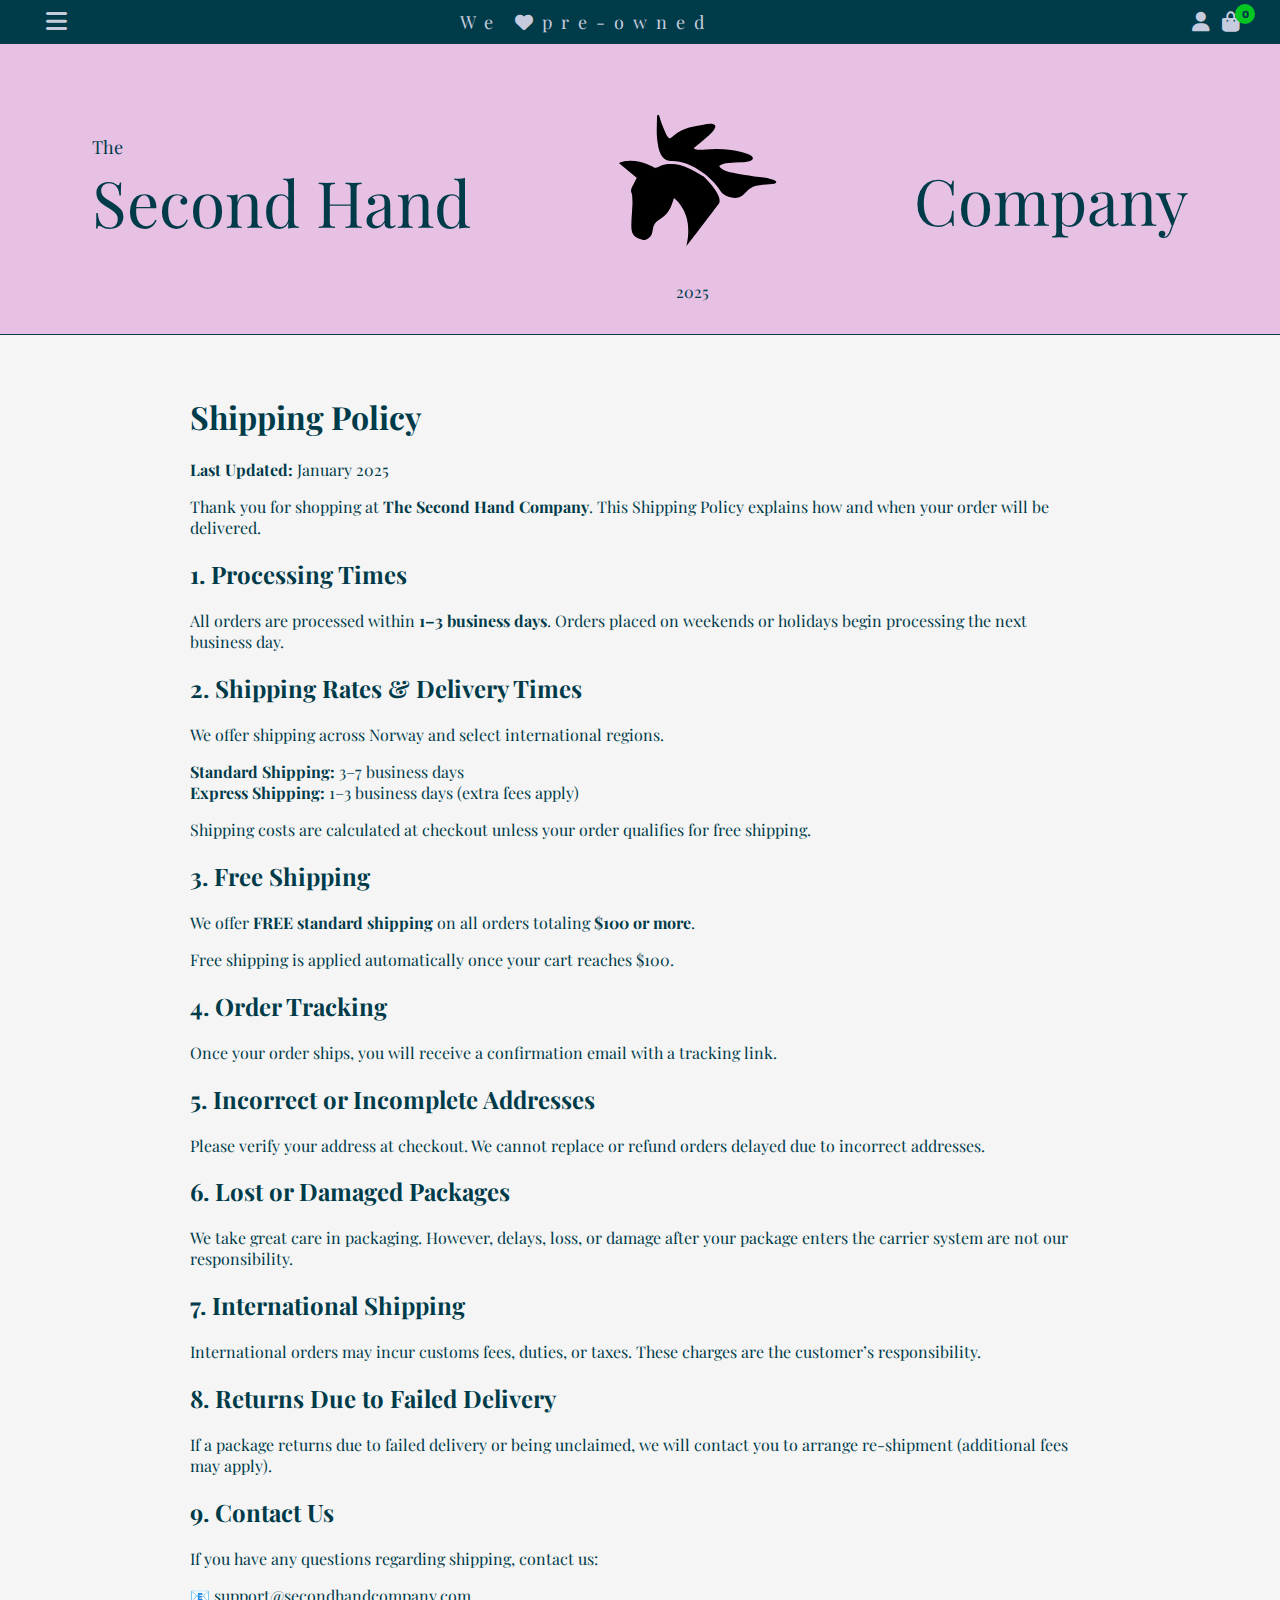
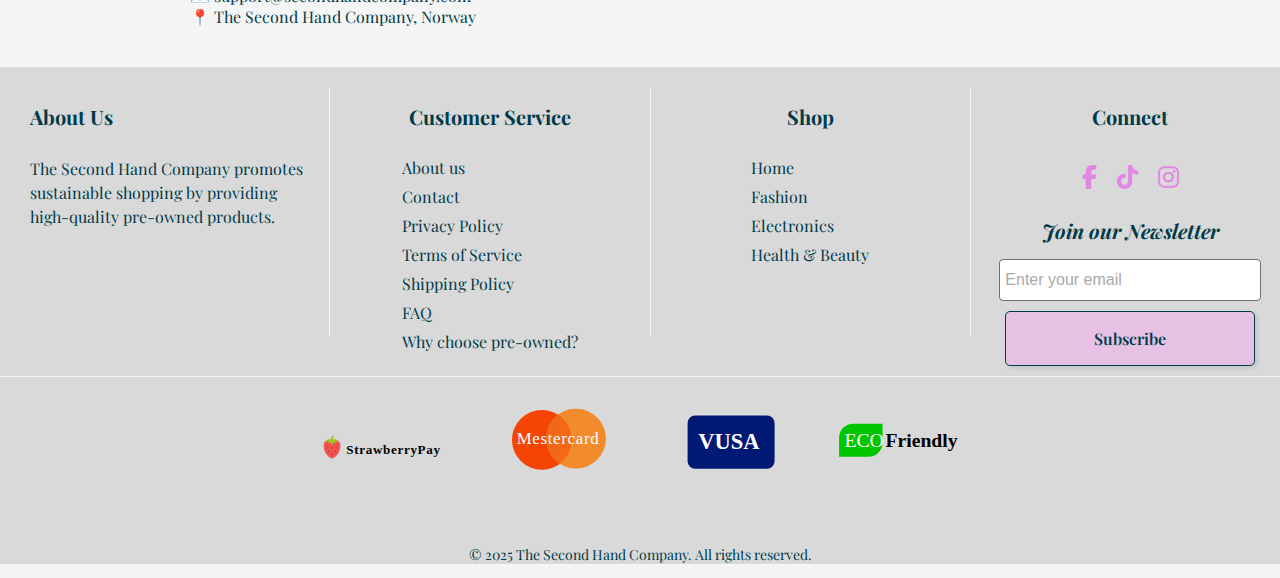
<file: pages/shippingpolicy.html>
<!DOCTYPE html>
<html lang="en">
<head>
    <meta charset="UTF-8" />
    <meta name="viewport" content="width=device-width, initial-scale=1.0" />
    <!-- GOOGLE FONTS -->
    <link rel="preconnect" href="https://fonts.googleapis.com" />
    <link rel="preconnect" href="https://fonts.gstatic.com" crossorigin />
    <link href="https://fonts.googleapis.com/css2?family=Playfair+Display:ital,wght@0,400..900;1,400..900&display=swap" rel="stylesheet"/>
    <link href="https://fonts.googleapis.com/css2?family=Inter:ital,opsz,wght@0,14..32,100..900;1,14..32,100..900&display=swap" rel="stylesheet"/>
    <!-- FONT AWESOME ICONS -->
    <link rel="stylesheet" href="https://cdnjs.cloudflare.com/ajax/libs/font-awesome/6.5.1/css/all.min.css"/>
    <!-- STYLESHEETS -->
    <link rel="stylesheet" href="../css/styles.css" />
    <link rel="stylesheet" href="../css/Components/shoppingbag.css" />
    <link rel="stylesheet" href="../css/variables.css" />
    <link rel="stylesheet" href="../css/Components/hamburgermenu.css" />
    <link rel="stylesheet" href="../css/Components/footer.css" />
    <link rel="stylesheet" href="../css/Components/memberloginmodal.css" />
    <link rel="stylesheet" href="../css/contactus.css" />
    <link rel="stylesheet" href="../css/documentpages.css" />

    <link rel="icon" type="image/svg+xml" href="../images/horseheadlogo.svg" />

    <title>The Second Hand Company`s Shipping Policy</title>
</head>

<body>
    <div class="container">
        <!-- Top Bar Header -->
        <div class="header-topbar">
            <div class="header-content__left-hamburger">
                <button
                    id="hamburgerMenuIcon"
                    class="hamburger-btn"
                    aria-controls="hamburgerMenu"
                    aria-expanded="false"
                    aria-label="Open menu"
                >
                    <i class="fa-solid fa-bars"></i>
                </button>
            </div>

            <div class="header-content__nav-center">
                <p>We <i class="fa-solid fa-heart"></i>pre-owned</p>
            </div>

            <div class="header-content__nav__right">
                <i class="fas fa-user"></i>
                <div class="header-content__nav__shoppingbag">
                    <i class="fa-solid fa-bag-shopping" id="shoppingBagIcon">
                        <span class="header-content__nav__right__cart-count">0</span>
                    </i>
                </div>
            </div>
        </div>

        <!-- Header -->
        <header>
            <!-- Mobile Header -->
            <div class="header-content-mobile">
                <div class="header-content__logo__mobile">
                    <img
                        src="../images/horseheadlogo.svg"
                        alt="The Second Hand Company Logo"
                        class="logo--mobile"
                    />
                </div>
                <span class="header-content-mobile__text">
                    The Second Hand Company
                </span>
            </div>

            <!-- Desktop Header -->
            <div class="header-content">
                <div class="header-content__left">
                    <div class="header-content__left__top">The</div>
                    <div class="header-content__left__bottom">Second Hand</div>
                </div>

                <div class="header-content__center">
                    <div class="header-content__center__logo">
                        <img
                            src="../images/horseheadlogo.svg"
                            alt="Logo"
                            class="logo"
                        />
                    </div>
                    <div class="header-content__center__text">2025</div>
                </div>

                <div class="header-content__right">Company</div>
            </div>
        </header>

        <!-- Hamburger Menu -->
        <div
            class="hamburger-menu"
            id="hamburgerMenu"
            aria-modal="true"
            role="dialog"
            aria-hidden="true"
            tabindex="-1"
        >
            <button
                class="close-btn"
                id="closeHamburgerMenu"
                aria-label="Close menu"
            >
                &times;
            </button>

            <nav aria-label="Primary Navigation">
                <ul class="hamburger-menu__links">
                    <li><a href="../index.html" data-category="home">Home</a></li>
                    <li><a href="../index.html?category=fashion">Fashion</a></li>
                    <li><a href="../index.html?category=electronics">Electronics</a></li>
                    <li><a href="../index.html?category=health and beauty">Health & Beauty</a></li>
                    <li><a href="aboutus.html">About us</a></li>
                    <li><a href="contactus.html">Contact</a></li>
                    <li><a href="privacypolicy.html">Privacy Policy</a></li>
                    <li><a href="tos.html">Terms of Service</a></li>
                    <li><a href="wcpreowned.html">Why choose pre-owned?</a></li>
                    <li><a href="../pages/newmemlogin.html">Become a member</a></li>
                    <li><a href="#" id="loginModalTrigger">Member Login</a></li>
                </ul>

                <div class="hamburger-menu__logo">
                    <img src="../images/horseheadlogo.svg" alt="Logo" class="logo" />
                </div>

                <a class="hamburger-menu__h5" href="/pages/admindashboard.html">
                    Admin login
                </a>
            </nav>
        </div>

        <!-- Dark overlay -->
        <div class="hamburger-overlay" id="hamburgerOverlay" aria-hidden="true"></div>

        <!-- Shopping Cart Sidebar -->
        <div class="shopping_cart" id="shoppingCart" aria-modal="true" role="dialog">
            <div class="cart-header">
                <h2>Your Shopping Bag</h2>
                <button class="close-btn" id="closeShoppingCartBtn">&times;</button>
            </div>

            <hr class="shoppingbag-hr" />

            <div class="cart-items" id="shoppingCartItems"></div>

            <div class="cart-footer">
                <div class="cart-numbers">
                    <div class="shipping">
                        <p>Shipping: Free</p>
                    </div>

                    <div class="cart-total">
                        <strong>Total: $<span id="shoppingCartTotal">0.00</span></strong>
                    </div>
                </div>

                <button
                    onClick="checkout()"
                    class="checkout-btn main-btn"
                    id="checkoutButton"
                >
                    Checkout
                </button>
            </div>
        </div>

        <!-- Breadcrumb -->
        <nav class="breadcrumb" id="breadcrumb"></nav>

        <!-- MAIN CONTENT — Shipping Policy -->
        <div class="shipping-policy">
            <h1>Shipping Policy</h1>
            <p><strong>Last Updated:</strong> January 2025</p>

            <p>
                Thank you for shopping at <strong>The Second Hand Company</strong>.
                This Shipping Policy explains how and when your order will be delivered.
            </p>

            <section>
                <h2>1. Processing Times</h2>
                <p>
                    All orders are processed within <strong>1–3 business days</strong>.
                    Orders placed on weekends or holidays begin processing the next business day.
                </p>
            </section>

            <section>
                <h2>2. Shipping Rates & Delivery Times</h2>
                <p>We offer shipping across Norway and select international regions.</p>

                <ul>
                    <li><strong>Standard Shipping:</strong> 3–7 business days</li>
                    <li><strong>Express Shipping:</strong> 1–3 business days (extra fees apply)</li>
                </ul>

                <p>Shipping costs are calculated at checkout unless your order qualifies for free shipping.</p>
            </section>

            <section>
                <h2>3. Free Shipping</h2>
                <p>
                    We offer <strong>FREE standard shipping</strong> on all orders totaling
                    <strong>$100 or more</strong>.
                </p>
                <p>Free shipping is applied automatically once your cart reaches $100.</p>
            </section>

            <section>
                <h2>4. Order Tracking</h2>
                <p>
                    Once your order ships, you will receive a confirmation email with a
                    tracking link.
                </p>
            </section>

            <section>
                <h2>5. Incorrect or Incomplete Addresses</h2>
                <p>
                    Please verify your address at checkout. We cannot replace or refund
                    orders delayed due to incorrect addresses.
                </p>
            </section>

            <section>
                <h2>6. Lost or Damaged Packages</h2>
                <p>
                    We take great care in packaging. However, delays, loss, or damage
                    after your package enters the carrier system are not our responsibility.
                </p>
            </section>

            <section>
                <h2>7. International Shipping</h2>
                <p>
                    International orders may incur customs fees, duties, or taxes.
                    These charges are the customer’s responsibility.
                </p>
            </section>

            <section>
                <h2>8. Returns Due to Failed Delivery</h2>
                <p>
                    If a package returns due to failed delivery or being unclaimed,
                    we will contact you to arrange re-shipment (additional fees may apply).
                </p>
            </section>

            <section>
                <h2>9. Contact Us</h2>
                <p>If you have any questions regarding shipping, contact us:</p>

                <p>
                    📧
                    <a href="mailto:support@secondhandcompany.com">
                        support@secondhandcompany.com
                    </a>
                    <br />
                    📍 The Second Hand Company, Norway
                </p>
            </section>
        </div>

        <!-- FOOTER -->
        <footer>
            <div class="footer-content__top">
                <div class="footer-content__left">
                    <h4>About Us</h4>
                    <p>
                        The Second Hand Company promotes sustainable shopping by providing
                        high-quality pre-owned products.
                    </p>
                </div>

                <span class="vr"></span>

                <div class="footer-content__centera">
                    <h4>Customer Service</h4>
                    <ul>
                        <li><a href="aboutus.html">About us</a></li>
                        <li><a href="contactus.html">Contact</a></li>
                        <li><a href="privacypolicy.html">Privacy Policy</a></li>
                        <li><a href="tos.html">Terms of Service</a></li>
                        <li><a href="shippingpolicy.html">Shipping Policy</a></li>
                        <li><a href="faq.html">FAQ</a></li>
                        <li><a href="wcpreowned.html">Why choose pre-owned?</a></li>
                    </ul>
                </div>

                <span class="vr"></span>

                <div class="footer-content__centerb">
                    <h4>Shop</h4>
                    <ul>
                        <li><a href="../index.html" data-category="home">Home</a></li>
                        <li><a href="../index.html?category=fashion">Fashion</a></li>
                        <li><a href="../index.html?category=electronics">Electronics</a></li>
                        <li><a href="../index.html?category=health and beauty">Health & Beauty</a></li>
                    </ul>
                </div>

                <span class="vr"></span>

                <div class="footer-content__right">
                    <span class="footer-content__right__title"><h4>Connect</h4></span>

                    <div class="footer-content__right__icons" aria-label="Social media links">
                        <i class="fab fa-facebook-f"></i>
                        <i class="fa-brands fa-tiktok"></i>
                        <i class="fab fa-instagram"></i>
                    </div>

                    <form id="newsletterForm">
                        <label>Join our Newsletter</label>
                        <input
                            type="email"
                            name="email"
                            placeholder="Enter your email"
                            autocomplete="on"
                            id="newsletterEmail"
                        />
                        <button class="main-btn" id="subscribeBtn" type="submit">
                            Subscribe
                        </button>
                        <div id="toast" class="toast" role="status" aria-live="polite"></div>
                    </form>
                </div>
            </div>

            <div class="footer-content__bottom">
                <div class="footer-content__bottom__top">
                    <div class="footer-content__bottom__top__strawberry">
                        <img
                            src="../images/Strawberrypaylogo.svg"
                            alt="Strawberry Pay Logo"
                            class="footer-logo"
                        />
                    </div>

                    <div class="footer-content__bottom__top__mestercard">
                        <img
                            src="../images/Mestercardlogo.svg"
                            alt="Mestercard Logo"
                            class="footer-logo"
                        />
                    </div>

                    <div class="footer-content__bottom__top__visa">
                        <img
                            src="../images/Vusacardlogo.svg"
                            alt="Vusa Logo"
                            class="footer-logo"
                        />
                    </div>

                    <div class="footer-content__bottom__top__eco">
                        <img
                            src="../images/ecofriendlylogo.svg"
                            alt="Eco Logo"
                            class="footer-logo"
                        />
                    </div>
                </div>

                <div class="footer-content__bottom__bottom">
                    <p>&copy; 2025 The Second Hand Company. All rights reserved.</p>
                </div>
            </div>
        </footer>

        <!-- SCRIPTS -->
        <script type="module" src="../JS/components/cart.js"></script>
        <script type="module" src="../JS/components/shoppingcart.js"></script>
        <script type="module" src="../JS/components/hamburgermenuoverlay.js"></script>
        <script type="module" src="../JS/components/loginusermodal.js"></script>
        <script type="module" src="../JS/utils.js"></script>
        <script type="module" src="../JS/global.js"></script>
    </div>
</body>
</html>
</file>
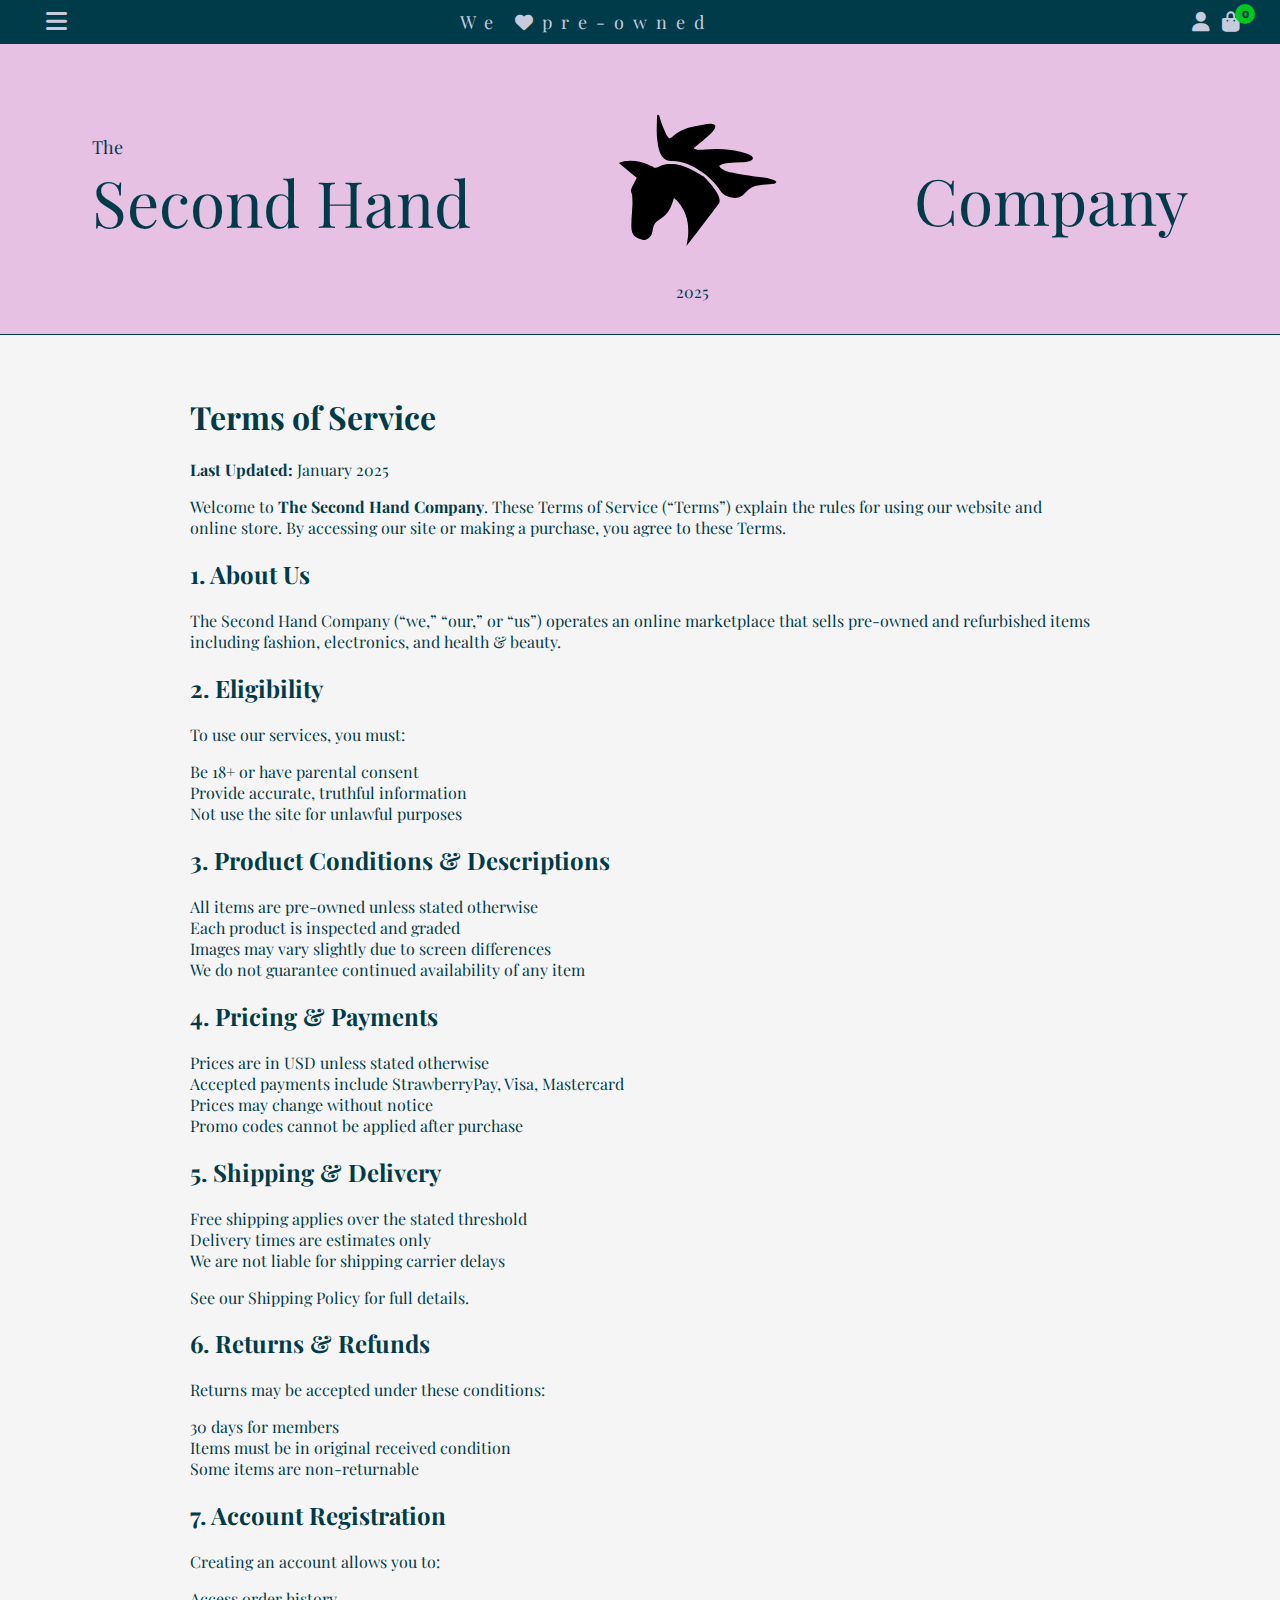
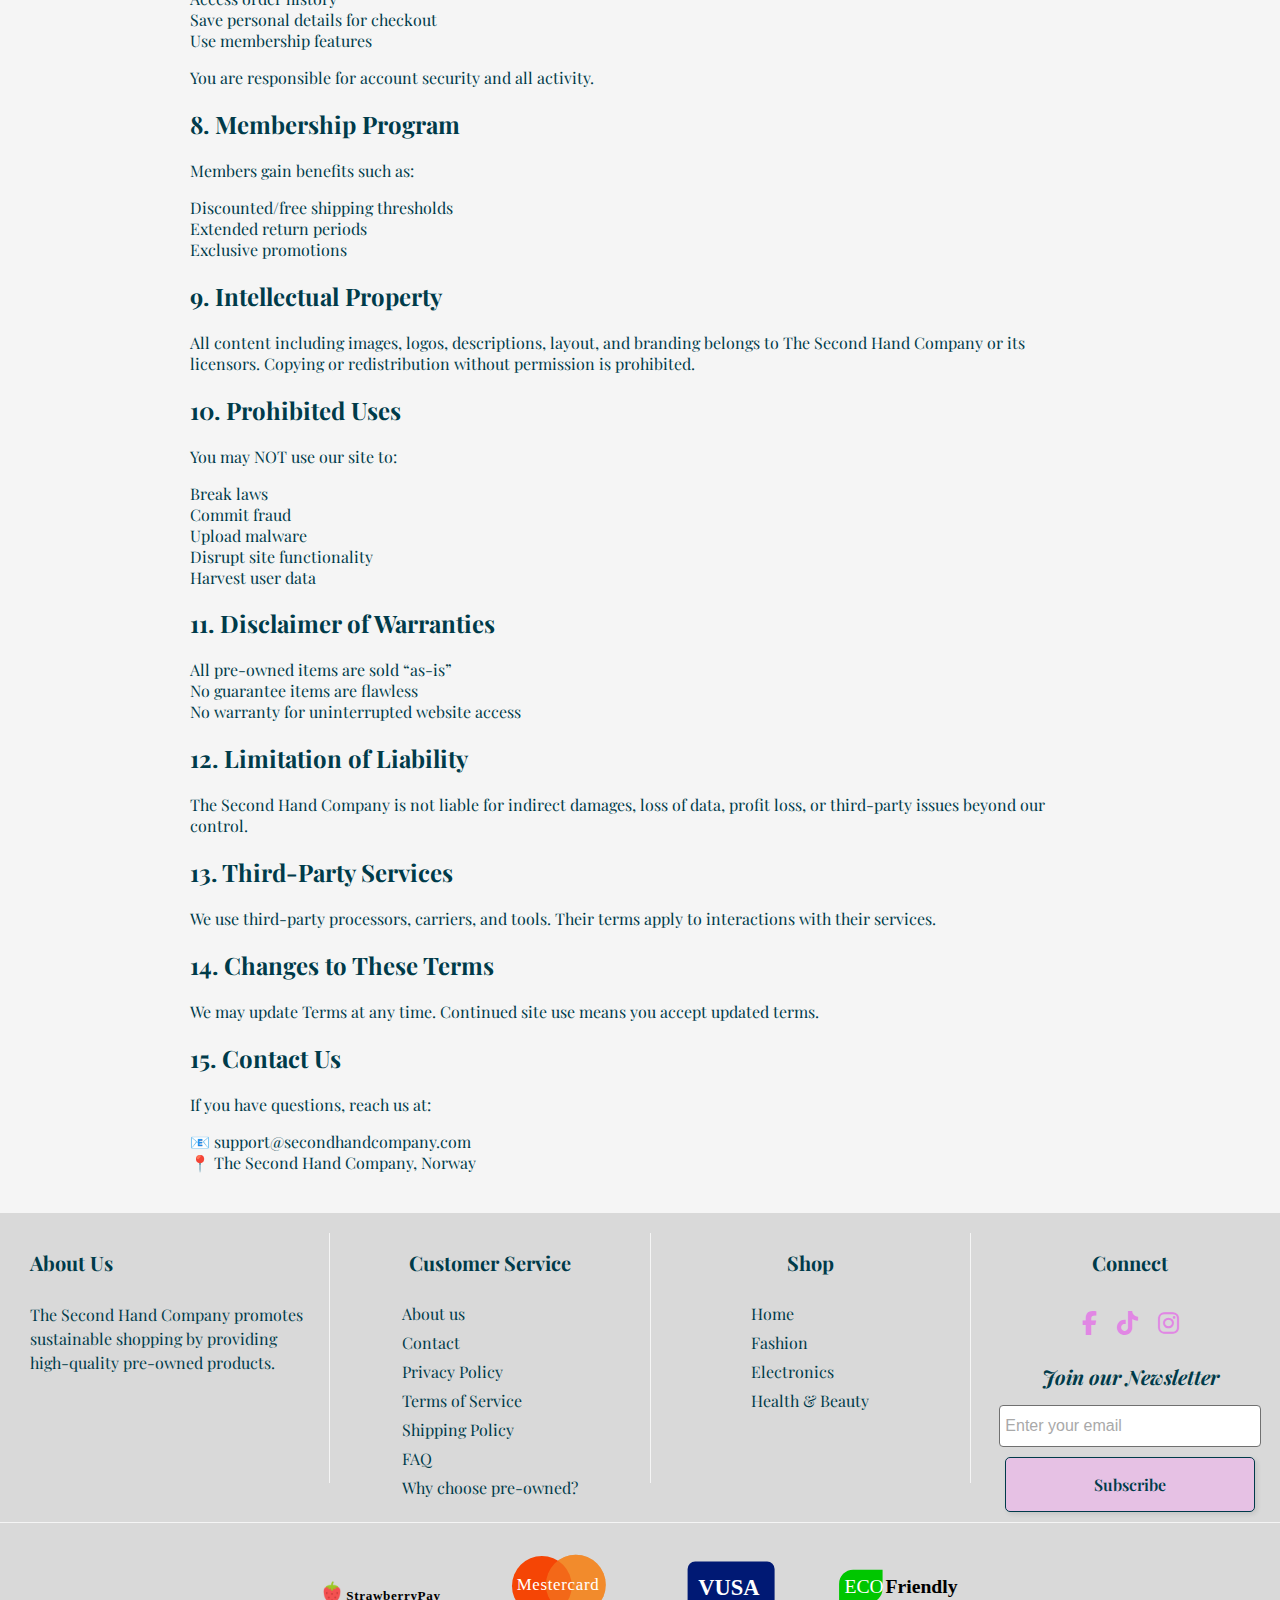
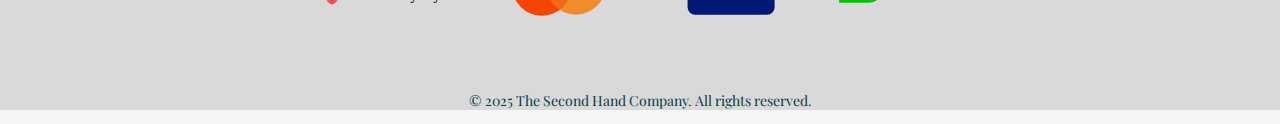
<file: pages/tos.html>
<!DOCTYPE html>
<html lang="en">
<head>
    <meta charset="UTF-8" />
    <meta name="viewport" content="width=device-width, initial-scale=1.0" />

    <link rel="preconnect" href="https://fonts.googleapis.com" />
    <link rel="preconnect" href="https://fonts.gstatic.com" crossorigin />
    <link
        href="https://fonts.googleapis.com/css2?family=Playfair+Display:ital,wght@0,400..900;1,400..900&display=swap"
        rel="stylesheet"
    />
    <link
        href="https://fonts.googleapis.com/css2?family=Inter:ital,opsz,wght@0,14..32,100..900;1,14..32,100..900&display=swap"
        rel="stylesheet"
    />

    <link
        rel="stylesheet"
        href="https://cdnjs.cloudflare.com/ajax/libs/font-awesome/6.5.1/css/all.min.css"
    />

    <link rel="stylesheet" href="../css/styles.css" />
    <link rel="stylesheet" href="../css/Components/shoppingbag.css" />
    <link rel="stylesheet" href="../css/variables.css" />
    <link rel="stylesheet" href="../css/Components/hamburgermenu.css" />
    <link rel="stylesheet" href="../css/Components/footer.css" />
    <link rel="stylesheet" href="../css/Components/memberloginmodal.css" />
    <link rel="stylesheet" href="../css/contactus.css" />
    <link rel="stylesheet" href="../css/documentpages.css" />

    <link rel="icon" type="image/svg+xml" href="../images/horseheadlogo.svg" />

    <title>The Second Hand Company`s Terms of Service</title>
</head>

<body>
    <div class="container">
        <!-- Top Bar Header -->
        <div class="header-topbar">
            <div class="header-content__left-hamburger">
                <button
                    id="hamburgerMenuIcon"
                    class="hamburger-btn"
                    aria-controls="hamburgerMenu"
                    aria-expanded="false"
                    aria-label="Open menu"
                >
                    <i class="fa-solid fa-bars"></i>
                </button>
            </div>

            <div class="header-content__nav-center">
                <p>We <i class="fa-solid fa-heart"></i>pre-owned</p>
            </div>

            <div class="header-content__nav__right">
                <i class="fas fa-user"></i>
                <div class="header-content__nav__shoppingbag">
                    <i class="fa-solid fa-bag-shopping" id="shoppingBagIcon">
                        <span class="header-content__nav__right__cart-count">0</span>
                    </i>
                </div>
            </div>
        </div>

        <!-- Header -->
        <header>
            <!-- Mobile Header -->
            <div class="header-content-mobile">
                <div class="header-content__logo__mobile">
                    <img
                        src="../images/horseheadlogo.svg"
                        alt="The Second Hand Company Logo"
                        class="logo--mobile"
                    />
                </div>
                <span class="header-content-mobile__text">
                    The Second Hand Company
                </span>
            </div>

            <!-- Desktop Header -->
            <div class="header-content">
                <div class="header-content__left">
                    <div class="header-content__left__top">The</div>
                    <div class="header-content__left__bottom">Second Hand</div>
                </div>

                <div class="header-content__center">
                    <div class="header-content__center__logo">
                        <img src="../images/horseheadlogo.svg" alt="Logo" class="logo" />
                    </div>
                    <div class="header-content__center__text">2025</div>
                </div>

                <div class="header-content__right">Company</div>
            </div>
        </header>

        <!-- Hamburger Menu -->
        <div
            class="hamburger-menu"
            id="hamburgerMenu"
            aria-modal="true"
            role="dialog"
            aria-hidden="true"
            tabindex="-1"
        >
            <button class="close-btn" id="closeHamburgerMenu" aria-label="Close menu">
                &times;
            </button>

            <nav aria-label="Primary Navigation">
                <ul class="hamburger-menu__links">
                    <li><a href="../index.html" data-category="home">Home</a></li>
                    <li><a href="../index.html?category=fashion">Fashion</a></li>
                    <li><a href="../index.html?category=electronics">Electronics</a></li>
                    <li><a href="../index.html?category=health and beauty">Health & Beauty</a></li>
                    <li><a href="aboutus.html">About us</a></li>
                    <li><a href="contactus.html">Contact</a></li>
                    <li><a href="privacypolicy.html">Privacy Policy</a></li>
                    <li><a href="tos.html">Terms of Service</a></li>
                    <li><a href="wcpreowned.html">Why choose pre-owned?</a></li>
                    <li><a href="../pages/newmemlogin.html">Become a member</a></li>
                    <li><a href="#" id="loginModalTrigger">Member Login</a></li>
                </ul>

                <div class="hamburger-menu__logo">
                    <img src="../images/horseheadlogo.svg" alt="Logo" class="logo" />
                </div>

                <a class="hamburger-menu__h5" href="/pages/admindashboard.html">
                    Admin login
                </a>
            </nav>
        </div>

        <!-- Dark overlay -->
        <div class="hamburger-overlay" id="hamburgerOverlay" aria-hidden="true"></div>

        <!-- Shopping Cart Sidebar -->
        <div class="shopping_cart" id="shoppingCart" aria-modal="true" role="dialog">
            <div class="cart-header">
                <h2>Your Shopping Bag</h2>
                <button class="close-btn" id="closeShoppingCartBtn">&times;</button>
            </div>

            <hr class="shoppingbag-hr" />

            <div class="cart-items" id="shoppingCartItems"></div>

            <div class="cart-footer">
                <div class="cart-numbers">
                    <div class="shipping">
                        <p>Shipping: Free</p>
                    </div>

                    <div class="cart-total">
                        <strong>Total: $<span id="shoppingCartTotal">0.00</span></strong>
                    </div>
                </div>

                <button
                    onClick="checkout()"
                    class="checkout-btn main-btn"
                    id="checkoutButton"
                >
                    Checkout
                </button>
            </div>
        </div>

        <!-- Breadcrumb -->
        <nav class="breadcrumb" id="breadcrumb"></nav>

        <!-- MAIN CONTENT — Terms of Service -->
        <div class="terms-page">
            <h1>Terms of Service</h1>
            <p><strong>Last Updated:</strong> January 2025</p>

            <p>
                Welcome to <strong>The Second Hand Company</strong>. These Terms of Service
                (“Terms”) explain the rules for using our website and online store. By
                accessing our site or making a purchase, you agree to these Terms.
            </p>

            <!-- Sections -->
            <section>
                <h2>1. About Us</h2>
                <p>
                    The Second Hand Company (“we,” “our,” or “us”) operates an online
                    marketplace that sells pre-owned and refurbished items including
                    fashion, electronics, and health & beauty.
                </p>
            </section>

            <section>
                <h2>2. Eligibility</h2>
                <p>To use our services, you must:</p>
                <ul>
                    <li>Be 18+ or have parental consent</li>
                    <li>Provide accurate, truthful information</li>
                    <li>Not use the site for unlawful purposes</li>
                </ul>
            </section>

            <section>
                <h2>3. Product Conditions & Descriptions</h2>
                <ul>
                    <li>All items are pre-owned unless stated otherwise</li>
                    <li>Each product is inspected and graded</li>
                    <li>Images may vary slightly due to screen differences</li>
                    <li>We do not guarantee continued availability of any item</li>
                </ul>
            </section>

            <section>
                <h2>4. Pricing & Payments</h2>
                <ul>
                    <li>Prices are in USD unless stated otherwise</li>
                    <li>Accepted payments include StrawberryPay, Visa, Mastercard</li>
                    <li>Prices may change without notice</li>
                    <li>Promo codes cannot be applied after purchase</li>
                </ul>
            </section>

            <section>
                <h2>5. Shipping & Delivery</h2>
                <ul>
                    <li>Free shipping applies over the stated threshold</li>
                    <li>Delivery times are estimates only</li>
                    <li>We are not liable for shipping carrier delays</li>
                </ul>
                <p>See our Shipping Policy for full details.</p>
            </section>

            <section>
                <h2>6. Returns & Refunds</h2>
                <p>Returns may be accepted under these conditions:</p>
                <ul>
                    <li>30 days for members</li>
                    <li>Items must be in original received condition</li>
                    <li>Some items are non-returnable</li>
                </ul>
            </section>

            <section>
                <h2>7. Account Registration</h2>
                <p>Creating an account allows you to:</p>
                <ul>
                    <li>Access order history</li>
                    <li>Save personal details for checkout</li>
                    <li>Use membership features</li>
                </ul>
                <p>You are responsible for account security and all activity.</p>
            </section>

            <section>
                <h2>8. Membership Program</h2>
                <p>Members gain benefits such as:</p>
                <ul>
                    <li>Discounted/free shipping thresholds</li>
                    <li>Extended return periods</li>
                    <li>Exclusive promotions</li>
                </ul>
            </section>

            <section>
                <h2>9. Intellectual Property</h2>
                <p>
                    All content including images, logos, descriptions, layout, and
                    branding belongs to The Second Hand Company or its licensors.  
                    Copying or redistribution without permission is prohibited.
                </p>
            </section>

            <section>
                <h2>10. Prohibited Uses</h2>
                <p>You may NOT use our site to:</p>
                <ul>
                    <li>Break laws</li>
                    <li>Commit fraud</li>
                    <li>Upload malware</li>
                    <li>Disrupt site functionality</li>
                    <li>Harvest user data</li>
                </ul>
            </section>

            <section>
                <h2>11. Disclaimer of Warranties</h2>
                <ul>
                    <li>All pre-owned items are sold “as-is”</li>
                    <li>No guarantee items are flawless</li>
                    <li>No warranty for uninterrupted website access</li>
                </ul>
            </section>

            <section>
                <h2>12. Limitation of Liability</h2>
                <p>
                    The Second Hand Company is not liable for indirect damages, loss of
                    data, profit loss, or third-party issues beyond our control.
                </p>
            </section>

            <section>
                <h2>13. Third-Party Services</h2>
                <p>
                    We use third-party processors, carriers, and tools.  
                    Their terms apply to interactions with their services.
                </p>
            </section>

            <section>
                <h2>14. Changes to These Terms</h2>
                <p>
                    We may update Terms at any time. Continued site use means you accept
                    updated terms.
                </p>
            </section>

            <section>
                <h2>15. Contact Us</h2>
                <p>If you have questions, reach us at:</p>
                <p>
                    📧
                    <a href="mailto:support@secondhandcompany.com">
                        support@secondhandcompany.com
                    </a>
                    <br />
                    📍 The Second Hand Company, Norway
                </p>
            </section>
        </div>

        <!-- FOOTER -->
        <footer>
            <div class="footer-content__top">
                <div class="footer-content__left">
                    <h4>About Us</h4>
                    <p>
                        The Second Hand Company promotes sustainable shopping by providing
                        high-quality pre-owned products.
                    </p>
                </div>

                <span class="vr"></span>

                <div class="footer-content__centera">
                    <h4>Customer Service</h4>
                    <ul>
                        <li><a href="aboutus.html">About us</a></li>
                        <li><a href="contactus.html">Contact</a></li>
                        <li><a href="privacypolicy.html">Privacy Policy</a></li>
                        <li><a href="tos.html">Terms of Service</a></li>
                        <li><a href="shippingpolicy.html">Shipping Policy</a></li>
                        <li><a href="faq.html">FAQ</a></li>
                        <li><a href="wcpreowned.html">Why choose pre-owned?</a></li>
                    </ul>
                </div>

                <span class="vr"></span>

                <div class="footer-content__centerb">
                    <h4>Shop</h4>
                    <ul>
                        <li><a href="../index.html" data-category="home">Home</a></li>
                        <li><a href="../index.html?category=fashion">Fashion</a></li>
                        <li><a href="../index.html?category=electronics">Electronics</a></li>
                        <li><a href="../index.html?category=health and beauty">Health & Beauty</a></li>
                    </ul>
                </div>

                <span class="vr"></span>

                <div class="footer-content__right">
                    <span class="footer-content__right__title"><h4>Connect</h4></span>

                    <div class="footer-content__right__icons" aria-label="Social media links">
                        <i class="fab fa-facebook-f"></i>
                        <i class="fa-brands fa-tiktok"></i>
                        <i class="fab fa-instagram"></i>
                    </div>

                    <form id="newsletterForm">
                        <label>Join our Newsletter</label>
                        <input
                            type="email"
                            name="email"
                            placeholder="Enter your email"
                            autocomplete="on"
                            id="newsletterEmail"
                        />
                        <button class="main-btn" id="subscribeBtn" type="submit">
                            Subscribe
                        </button>
                        <div id="toast" class="toast" role="status" aria-live="polite"></div>
                    </form>
                </div>
            </div>

            <div class="footer-content__bottom">
                <div class="footer-content__bottom__top">
                    <div class="footer-content__bottom__top__strawberry">
                        <img
                            src="../images/Strawberrypaylogo.svg"
                            alt="Strawberry Pay Logo"
                            class="footer-logo"
                        />
                    </div>

                    <div class="footer-content__bottom__top__mestercard">
                        <img
                            src="../images/Mestercardlogo.svg"
                            alt="Mestercard Logo"
                            class="footer-logo"
                        />
                    </div>

                    <div class="footer-content__bottom__top__visa">
                        <img
                            src="../images/Vusacardlogo.svg"
                            alt="Vusa Logo"
                            class="footer-logo"
                        />
                    </div>

                    <div class="footer-content__bottom__top__eco">
                        <img
                            src="../images/ecofriendlylogo.svg"
                            alt="Eco Logo"
                            class="footer-logo"
                        />
                    </div>
                </div>

                <div class="footer-content__bottom__bottom">
                    <p>&copy; 2025 The Second Hand Company. All rights reserved.</p>
                </div>
            </div>
        </footer>

        <!-- SCRIPTS -->
        <script type="module" src="../JS/components/cart.js"></script>
        <script type="module" src="../JS/components/shoppingcart.js"></script>
        <script type="module" src="../JS/components/hamburgermenuoverlay.js"></script>
        <script type="module" src="../JS/components/loginusermodal.js"></script>
        <script type="module" src="../JS/utils.js"></script>
        <script type="module" src="../JS/global.js"></script>
    </div>
</body>
</html>
</file>
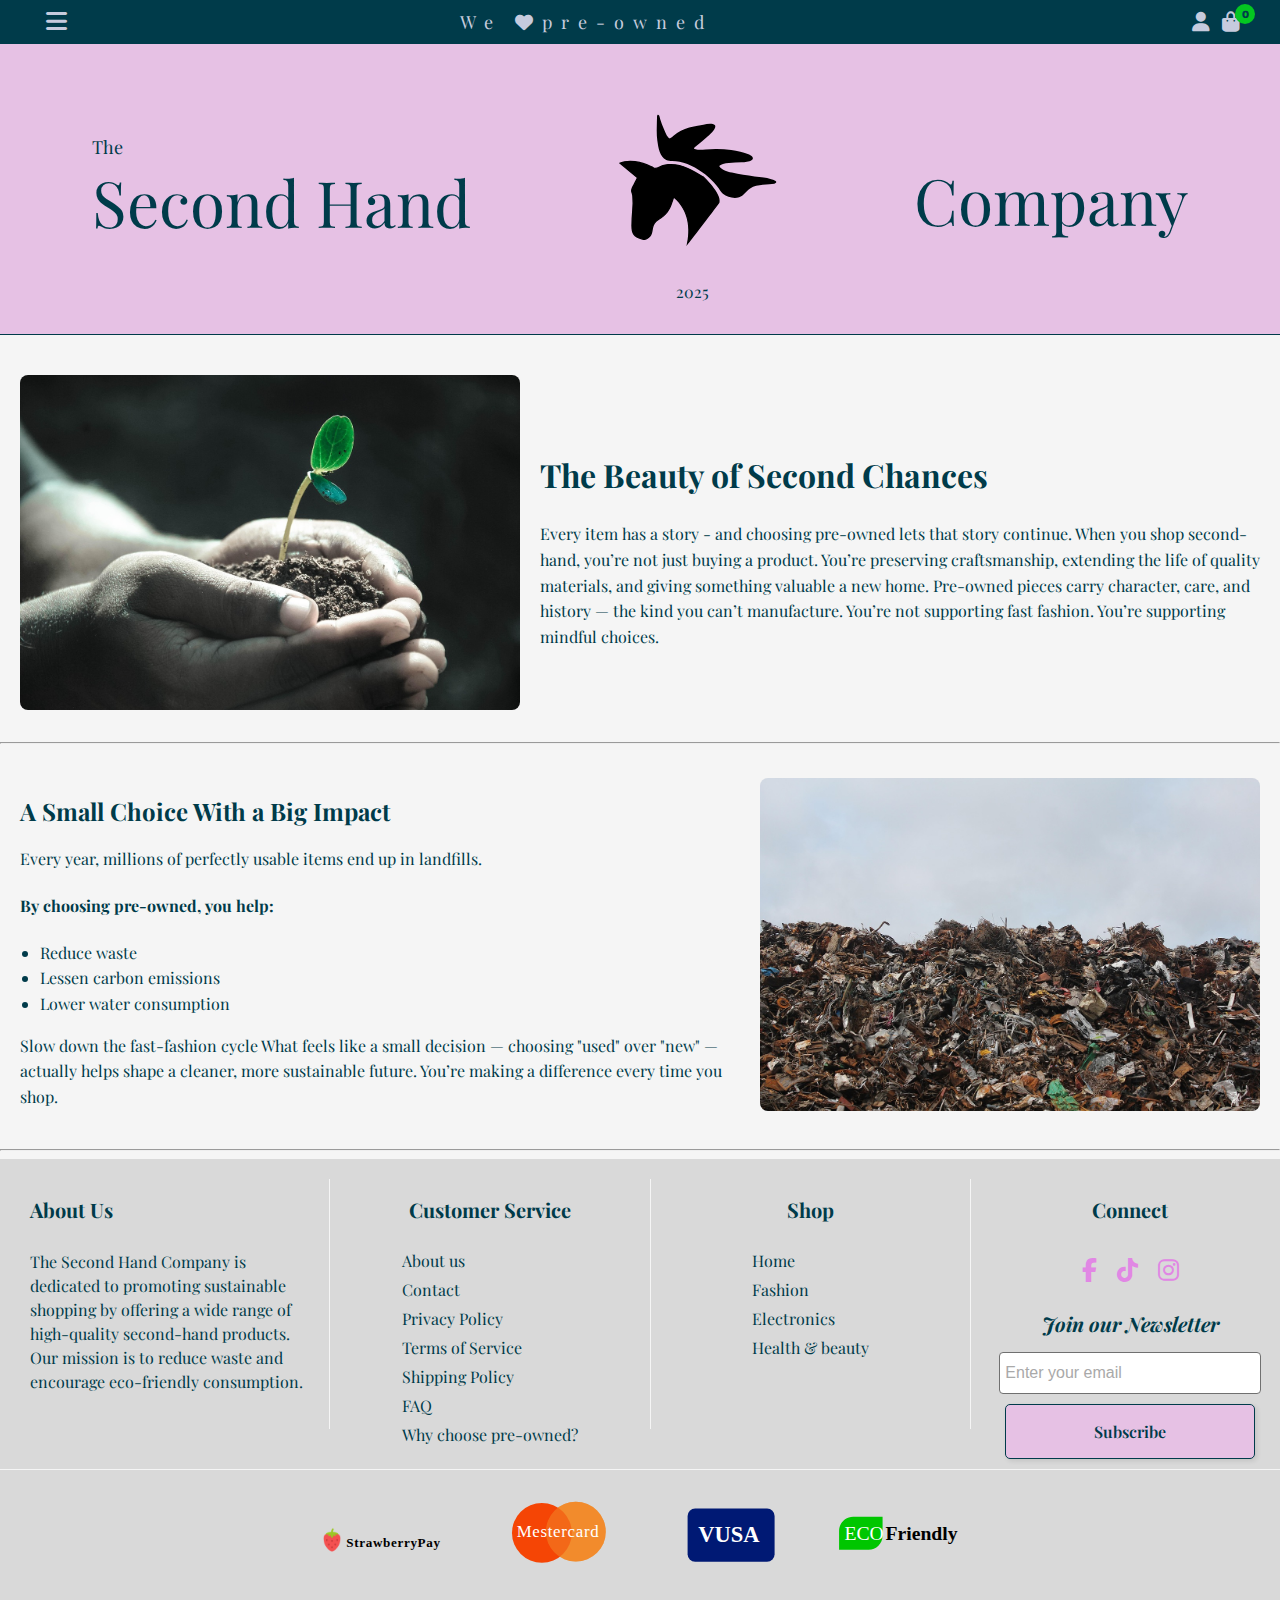
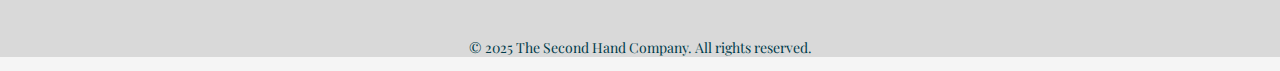
<file: pages/wcpreowned.html>
<!DOCTYPE html>
<html lang="en">
<head>
    <meta charset="UTF-8">
    <meta name="viewport" content="width=device-width, initial-scale=1.0">
    <link rel="preconnect" href="https://fonts.googleapis.com">
    <link rel="preconnect" href="https://fonts.gstatic.com" crossorigin>
    <link href="https://fonts.googleapis.com/css2?family=Playfair+Display:ital,wght@0,400..900;1,400..900&display=swap" rel="stylesheet">
    <link rel="preconnect" href="https://fonts.googleapis.com">
    <link rel="preconnect" href="https://fonts.gstatic.com" crossorigin>
    <link href="https://fonts.googleapis.com/css2?family=Inter:ital,opsz,wght@0,14..32,100..900;1,14..32,100..900&display=swap" rel="stylesheet">
    <link rel="stylesheet" href="https://cdnjs.cloudflare.com/ajax/libs/font-awesome/6.5.1/css/all.min.css">
    <link rel="stylesheet" href="../css/styles.css">
    <link rel="stylesheet" href="../css/Components/shoppingbag.css">
    <link rel="stylesheet" href="../css/variables.css">
    <link rel="stylesheet" href="../css/Components/hamburgermenu.css">
    <link rel="stylesheet" href="../css/Components/footer.css">
    <link rel="stylesheet" href="../css/Components/memberloginmodal.css">
    <link rel="stylesheet" href="../css/contactus.css">
    <link rel="stylesheet" href="../css/documentpages.css">
    <link rel="icon" type="image/svg+xml" href="../images/horseheadlogo.svg">
    <title>The Second Hand Company</title>
</head>
<body>
    <div class="container">
          <div class="header-topbar">
                <div class="header-content__left-hamburger"> 
                    <button 
                        id="hamburgerMenuIcon"
                        class="hamburger-btn"
                        aria-controls="hamburgerMenu"
                        aria-expanded="false"
                        aria-label="Open menu">
                        <i class="fa-solid fa-bars"></i>
                    </button>
                </div>
                <div class="header-content__nav-center"><p>We <i class="fa-solid fa-heart"></i>pre-owned</p></div>
                <div class="header-content__nav__right">
                    <i class="fas fa-user"></i>
                    <div class="header-content__nav__shoppingbag">
                    <i class="fa-solid fa-bag-shopping" id="shoppingBagIcon"><span class="header-content__nav__right__cart-count">0</span></i>
                    </div>
                </div>
            </div>
        <header>
          
            <!-- Mobile Header -->
            <div class="header-content-mobile">
                <div class="header-content__logo__mobile">
                    <img src="../images/horseheadlogo.svg" alt="The Second Hand Company Logo" class="logo--mobile">
                </div>
                <span class="header-content-mobile__text">The Second Hand Company</span>
            </div>  
            <!-- Desktop Header -->
            <div class="header-content">
                <div class="header-content__left">
                        <div class="header-content__left__top">The</div>
                        <div class="header-content__left__bottom">Second Hand</div>
                </div>
                <div class="header-content__center">
                <div class="header-content__center__logo">
                    <img src="../images/horseheadlogo.svg" alt="Logo" class="logo">
                </div>
                <div class="header-content__center__text">2025</div>
                </div>
                <div class="header-content__right">Company</div>
              
            </div> 
        </header>

        <!--hamburger menu -->
        <div class="hamburger-menu" id="hamburgerMenu" aria-modal="true" role="dialog" aria-hidden="true" tabindex="-1">
            <button class="close-btn" id="closeHamburgerMenu" aria-label="Close menu">&times;</button>
            <nav aria-label="Primary Navigation">
                <ul class="hamburger-menu__links">
                    <li><a href="../index.html" data-category="home">Home</a></li>
                    <li><a href="../index.html?category=fashion">Fashion</a></li>
                    <li><a href="../index.html?category=electronics">Electronics</a></li>
                    <li><a href="../index.html?category=health and beauty">Health & beauty</a></li>
                    <li><a href="aboutus.html">About us</a></li>
                    <li><a href="contactus.html">Contact</a></li>
                    <li><a href="privacypolicy.html">Privacy Policy</a></li>
                    <li><a href="tos.html">Terms of Service</a></li>
                    <li><a href="wcpreowned.html">Why choose pre-owned?</a></li>
                    <li><a href="../pages/newmemlogin.html">Become a member</a></li>
                    <li><a href="#" id="loginModalTrigger">Member Login</a></li>
                </ul>
                <div class="hamburger-menu__logo">
                    <img src="../images/horseheadlogo.svg" alt="Logo" class="logo">
                </div>
                <a class="hamburger-menu__h5" href="/pages/admindashboard.html">Admin login</a>
            </nav>
        </div>
        
        <!-- Hamburger overlay for dark background -->
        <div class="hamburger-overlay" id="hamburgerOverlay" aria-hidden="true"></div>
    

        <!--Shopping cart sidebar-->
            <div class="shopping_cart" id="shoppingCart" aria-modal="true" role="dialog" >
                <div class="cart-header">
                    <h2>Your Shopping Bag</h2>
                    <button class="close-btn" id="closeShoppingCartBtn">&times;</button>
                </div>
                <hr class="shoppingbag-hr">
                <div class="cart-items" id="shoppingCartItems">
                    <!-- Cart items will be added here by JavaScript -->
                </div>
                <div class="cart-footer">
                    <div class="cart-numbers">
                    <div class="shipping">
                        <p>Shipping: Free</p>
                    </div>
                    <div class="cart-total">
                        <strong>Total: $<span id="shoppingCartTotal">0.00</span></strong>
                    </div>
                    </div>
                    <button onClick="checkout()" class="checkout-btn main-btn" id="checkoutButton">Checkout</button>
                </div>
             </div>

<nav class="breadcrumb" id="breadcrumb"></nav>

            <div class="preowned">
                <div class="preowned-image">
                    <img src="../images/hands-1838658_1280 (1).jpg" alt="hands holding a leaf" >
                </div>
            <div class="preowned-text">
                <h1>The Beauty of Second Chances</h1>
                <p>Every item has a story - and choosing pre-owned lets that story  continue.
                    When you shop second-hand, you’re not just buying a product. You’re preserving craftsmanship, extending the life of quality materials, and giving something valuable a new home.

                    Pre-owned pieces carry character, care, and history — the kind you can’t manufacture.
                    You’re not supporting fast fashion. You’re supporting mindful choices.</p>
            </div>   
            </div>     
  
            <hr class="preowned-hr">
            <div class="preowned">
                <div class="preowned-text">
                    <h2>A Small Choice With a Big Impact</h2>
                    <p> Every year, millions of perfectly usable items end up in landfills.
                    <h4>By choosing pre-owned, you help:</h4>
                    <ul>
                    <li>Reduce waste</li>
                    <li>Lessen carbon emissions</li>
                    <li>Lower water consumption</li>
                    </ul>
                    <p>Slow down the fast-fashion cycle

                    What feels like a small decision — choosing "used" over "new" — actually helps shape a cleaner, more sustainable future.

                    You’re making a difference every time you shop.</p>
                </div>
                <div class="preowned-image">
                    <img src="../images/disposal-1846033_1280.jpg" alt="garbage disposal/landfill" >
                </div>
            </div>
             <hr class="preowned-hr">
        <!-- member login modal -->
        <!-- Modal will be dynamically created by JavaScript -->

        <!-- Footer Section -->
        <footer>
            <div class="footer-content__top">
                <div class="footer-content__left">
                    <h4>About Us</h4>
                    <p>The Second Hand Company is dedicated to promoting sustainable shopping by offering a wide range of high-quality second-hand products. Our mission is to reduce waste and encourage eco-friendly consumption.</p>
                </div>
                <span class="vr"></span>
                <div class="footer-content__centera">
                    <h4>Customer Service</h4>
                       <ul>
                        <li><a href="aboutus.html">About us</a></li>
                        <li><a href="contactus.html">Contact</a></li>
                        <li><a href="privacypolicy.html">Privacy Policy</a></li>
                        <li><a href="tos.html">Terms of Service</a></li>
                        <li><a href="shippingpolicy.html">Shipping Policy</a></li>
                        <li><a href="faq.html">FAQ</a></li>
                        <li><a href="wcpreowned.html">Why choose pre-owned?</a></li>
                        
                    </ul>
                </div>
                <span class="vr"></span>
                <div class="footer-content__centerb">  <h4>Shop</h4>
                       <ul>
                        <li><a href="../index.html" data-category="home">Home</a></li>
                    <li><a href="../index.html?category=fashion">Fashion</a></li>
                    <li><a href="../index.html?category=electronics">Electronics</a></li>
                    <li><a href="../index.html?category=health and beauty">Health & beauty</a></li>
                    </ul></div>
                    <span class="vr"></span>
                <div class="footer-content__right">
                    <span class="footer-content__right__title"><h4>Connect</h4></span>
                    <div class="footer-content__right__icons" aria-label="Social media links">
                        <i class="fab fa-facebook-f"></i>
                        <i class="fa-brands fa-tiktok"></i>
                        <i class="fab fa-instagram"></i>
                    </div>
                    <form id="newsletterForm">
                        <label>Join our Newsletter</label>
                        <input type="email" name="email" placeholder="Enter your email" autocomplete="on" id="newsletterEmail">
                        <button class="main-btn" id="subscribeBtn" type="submit">Subscribe</button>
                        <div id="toast" class="toast" role="status" aria-live="polite" ></div>
                    </form>
                </div>
            </div>
            <div class="footer-content__bottom">
                <div class="footer-content__bottom__top">
                    <div class="footer-content__bottom__top__strawberry">
                    <img src="../images/Strawberrypaylogo.svg" alt="Strawberry Pay Logo" class="footer-logo">
                    </div>
                    <div class="footer-content__bottom__top__mestercard">
                    <img src="../images/Mestercardlogo.svg" alt="Mestercard Logo" class="footer-logo">
                    </div>
                    <div class="footer-content__bottom__top__visa">
                    <img src="../images/Vusacardlogo.svg" alt="Vusa Logo" class="footer-logo">
                    </div>
                    <div class="footer-content__bottom__top__eco">
                    <img src="../images/ecofriendlylogo.svg" alt="Eco Logo" class="footer-logo">
                    </div>
                </div>
                <div class="footer-content__bottom__bottom">
                    <p>&copy; 2025 The Second Hand Company. All rights reserved.</p>
                </div>
            </div>
            
        </footer>
        <script type="module" src="../JS/components/cart.js"></script>
        <script type="module" src="../JS/components/shoppingcart.js"></script>
        <script type="module" src="../JS/components/hamburgermenuoverlay.js"></script>
        <script type="module" src="../JS/components/loginusermodal.js"></script>
        <script type="module" src="../JS/utils.js"></script>
        <script type="module" src="../JS/global.js"></script>
    </div>
</body>
</html>
</file>
<file: css/styles.css>
a {
    text-decoration: none;
    color: var(--font-color);
}

ul {
    list-style-type: none;
    padding: 0;
    margin: 0;
}

body {
  margin: 0;
  padding: 0;
  box-sizing: border-box;
  font-family: "Playfair Display", serif;
  background-color: var(--background-color);
  color: var(--font-color);
}

.container {
  max-width: 1440px;
  margin: 0 auto;
}

 .header-topbar {
    position: sticky;
    touch-action: manipulation;
    top: 0;
    background-color: var(--font-color);
    height: 44px;
    display: flex;
    justify-content: space-between;
    align-items: center;
    z-index: 1000;
}

.header-content {
    display:flex;
    justify-content: space-evenly;
    align-items: center;
    padding: 20px;
    background-color: var(--secondary-color);
    height: 250px;
    border-bottom: 1px solid var(--font-color);
}

.header-content__center {
    text-align: center;
}
.logo {
    width: 200px;
    height: auto;
}

.header-content__right {
    font-size: var(--font-size-xlarge);
    font-family: "Playfair Display", serif;
    margin-left: 50px;
    margin-top: 20px;
}

.header-content__left__bottom {
    font-size: var(--font-size-xlarge);
    font-family: "Playfair Display", serif;
    margin-right: 50px;
}

.header-content__left__top {
    font-size: 18px;
}

/*Filter navigation styles*/

.filter-content__nav {
    max-width: 1400px;
    width: 100%;
}

.filter-content__nav__links {
    display: flex;
    flex-direction: row;
    align-items: center;
    justify-content: center;
    font-size: var(--font-size-large);
    font-family: "Playfair Display", serif;
    text-decoration: none;
    width: 100%;
    color: var(--font-color);
    gap: 30px;
}

.filter-content__nav__links :hover {
    color: var(--button-hover-background-color);
    transform: scale(1.05);
}

.active-link {
    color: var(--button-hover-background-color);
}

.filter-content__nav nav ul li a{
    width: 100%;
}


/*top header styles*/
.header-content__nav__right {
    display: flex;
    align-items: center;
    max-width: 400px;
    width: 100%;
    justify-content: flex-end;
    gap: 0.75rem;
    font-size: 20px;
    padding-right: 20px;
}

.header-content__nav__right i{
    cursor: pointer;
    color: var(--tertiary-color);
}


.header-content__left-hamburger {
    flex-grow: 1;
    font-size: var(--font-size-large);
    cursor: pointer;
    margin-left: 40px;
}

.search-wrapper-area {
    display: flex;
    align-items: center;
    justify-content: center;
    margin-right: 40px;
}

.search-wrapper {
    display: flex;
    align-items: center;
    position: relative;
}

.search-wrapper input {
    padding: 8px 12px;
    border: 1px solid var(--border-color);
    border-radius: 4px;
    font-size: var(--font-size-small);
    background-color: var(--tertiary-color);
    transition: background-color 0.3s ease;
}

.search-wrapper input:focus {
    transition: background-color 0.3s ease;
    outline: none;
    border-color: var(--important-color);
    background-color: #f5f5f5;
}


.search-wrapper i {
    position: absolute;
    right: 10px;
    top: 50%;
    transform: translateY(-50%);
    color: var(--font-color);
    cursor: pointer;
}

.search-results {
    position: absolute;
    top: calc(100% + 4px);
    left: 0;
    right: 0;
    background: #fff;
    border-radius: 8px;
    border: 1px solid var(--border-color, #ddd);
    box-shadow: 0 4px 10px rgba(0,0,0,0.1);
    max-height: 260px;
    overflow-y: auto;
    display: none;
    z-index: 2000;
}

.search-result-item {
    display: flex;
    align-items: center;
    gap: 0.5rem;
    padding: 0.4rem 0.6rem;
    cursor: pointer;
    color: var(--font-color);
    font-size: var(--font-size-xxsmall);
}

.search-result-item:hover {
    background-color: var(--tertiary-color);
    color: var(--background-color) !important;
   
}

.search-result-item img {
    width: 34px;
    height: 34px;
    object-fit: cover;
    border-radius: 4px;
}

.search-result-title {
    font-size: var(--font-size-xsmall);
    color: var(--font-color);
}

.header-content__left-hamburger button{
    display:block;
    background-color: var(--font-color);
    color: var(--tertiary-color);
    border: none;
    padding: none;
    font-size: var(--font-size-large);
}


.header-content__nav-center {
    display: flex;
    align-items: center;
    justify-content: flex-start;
    width: 400px;
    gap: 15px;
    font-size: var(--font-size-large);
}

.header-content__nav-center p{
    font-size: var(--font-size-small);
    letter-spacing: 0.5em;
    color: var(--tertiary-color);
}

.header-content__nav__shoppingbag{
    position: relative;
    cursor: pointer;
    display: flex;
    align-items: center;
    justify-content: flex-end;
    margin-right: 20px;
}

.header-content__nav__right__cart-count{
    position: absolute;
    top: -8px;
    right: -15px;
    background-color: var(--edit-add-button-background-color);
    color: var(--font-color);
    border-radius: 50%;
    width: 10px;
    height: 10px;
    display: flex;
    align-items: center;
    justify-content: center;
    padding: 5px;
    font-size: var(--font-size-xxxsmall);
    font-family: "Inter", sans-serif;
}

.header-underline {
    text-align: center;
    background-color: var(--secondary-color);
    margin: 0;
    padding-bottom: 50px ;
    padding-top: 50px;
}

.header-underline h1 {
    margin: 0;
    padding: 0;
    font-size: var(--font-size-large);
    letter-spacing: 0.25em;
}
/*Product grid section*/

.products-grid {
    display: grid;
    grid-template-columns: repeat(4, 1fr);
    grid-template-rows: repeat(3, auto);
    gap: 20px;
    width: 100%;
    margin-top: 40px;
    margin-bottom: 40px;
}

.product-card {
    position: relative;
    overflow: hidden;
    border: 1px solid #ddd;
    background-color: #eee;
    border-radius: 8px;
    padding: 15px;
    text-align: center;
}

.product-card img {
    width: 100%;
    height: 300px;
    object-fit: cover;
}

.discounted-price {
    color: var(--delete-button-click-background-color);
    font-weight: bold;
    font-family: "Inter", sans-serif;
}

.price {
    font-weight: bold;
    font-family: "Inter", sans-serif;
}

.price.strikethrough {
    text-decoration: line-through 2px var(--delete-button-click-background-color);
    color: var(--button-text-color);
    font-family: "Inter", sans-serif;
}

.product-image {
    cursor: pointer;
}

.price-container {
    display: flex;
    justify-content: center;
    gap: 10px;
    align-items: center;
    margin-top: 10px;
}


/*main button styles*/

.main-btn {
    background-color: var(--secondary-color);
    color: var(--font-color);
    border: 1px solid var(--button-border-color);
    padding: var(--section-padding);
    font-size: var(--font-size-xsmall);
    border-radius: 5px;
    cursor: pointer;
    transition: background-color 0.3s ease;
    box-shadow: 2px 2px 5px rgba(0, 0, 0, 0.1);
    width: 250px;
    font-weight: 600;
    font-family: "Playfair Display", serif;
}

.main-btn:hover {
    background-color: var(--button-click-background-color);
    color: var(--font-color);
}

.main-btn:active {
    background-color: var(--button-click-background-color);
}

.add-to-cart-btn{
    background-color: var(--button-background-color);
    color: var(--font-color);
    border: 1px solid var(--button-border-color);
    padding: var(--section-padding);
    font-size: var(--font-size-xsmall);
    font-weight: 600;
    border-radius: 5px;
    cursor: pointer;
    transition: background-color 0.3s ease;
    box-shadow: 2px 2px 5px rgba(0, 0, 0, 0.1);
    margin-top: 10px;
    width: 250px;
    font-family: "Playfair Display", serif;
}
.add-to-cart-btn:hover {
    background-color: var(--button-hover-background-color);
    color: var(--font-color);
}
.add-to-cart-btn:active {
    background-color: var(--button-click-background-color);
    color: var(--font-color);
}

/* Header content mobile */
.header-content-mobile {
    display: none;
    flex-direction: column;
    align-items: center;
    padding: 20px;
    background-color: var(--secondary-color);
    border-bottom: 1px solid var(--font-color);
}

.header-content__logo__mobile {
    margin: auto;
    text-align: center;
}

.header-content__logo__mobile img {
    width: 80px;
    height: auto;
}

.header-content-mobile__text {
    font-size: 1.5rem;
    font-family: "Playfair Display", serif;
    display: block;
    margin-bottom: 10px;
    color: var(--font-color);
    text-align: center;
    font-style: bold;
}

.load-more-btn {
    display: none;
    margin: 20px auto;
    padding: 12px 24px;
    background-color: var(--button-background-color);
    color: var(--button-text-color);
    border: 1px solid var(--button-border-color);
    border-radius: 5px;
    cursor: pointer;
    font-size: var(--font-size-medium);
}

.fa-solid.fa-share.share-icon {
    position: absolute;
    bottom: 10px;
    right: 50px;
    font-size: 16px;
    color: var(--background-color);
    background-color: rgba(0, 0, 0, 0.7);
    padding: 8px;
    border-radius: 50%;
    cursor: pointer;
    transition: background-color 0.3s ease;
    z-index: 9999;
}
.fa-solid.fa-share.share-icon:hover {
    background-color: rgba(0, 0, 0, 0.9);
}

.back-to-top-btn {
    position: fixed;
    padding: 12px 12px;
    background-color: var(--button-background-color);
    color: var(--button-text-color);
    border: 1px solid var(--button-border-color);
    border-radius: 5px;
    cursor: pointer;
    font-size: var(--font-size-medium);
    position: fixed;
    bottom: 30px;
    right: 230px;
    opacity: 0;
    transition: opacity 0.3s ease;
}

.back-to-top-btn.show {
    opacity: 1;
    pointer-events: auto;
    z-index: 909;
}

.toast {
    position: fixed;
    bottom: 150px;
    right: 8%;
    transform: translateX(-50%);
    background-color: var(--popup-background-color);
    color: var(--background-color);
    padding: 10px 20px;
    border-radius: 5px;
    box-shadow: 0 2px 10px rgba(0, 0, 0, 0.2);
    z-index: 10000;
    opacity: 0;
    transition: opacity 0.5s ease;  
    pointer-events: none;
}

.toast.show {
    opacity: 1;
    pointer-events: auto;
}

.desktop-search-bar{
        position: relative;
        display: flex;
        align-items: center;
        gap: 0.75rem;
    }

.mobile-search-icon, .mobile-search-bar{
        display: none;
    }

.breadcrumb {
    font-size: 14px;
    padding: 10px 20px;
    color: #555;
}

.breadcrumb a {
    color: inherit;
    text-decoration: none;
}

.breadcrumb a:hover {
    text-decoration: underline;
}

.breadcrumb span {
    margin: 0 5px;
    color: var(--edit-add-button-border-color);
}

.product-image-container {
    position: relative;
}
.product-favorite-icon{
    position: absolute;
    top: 10px;
    left: 10px;
    font-size: 24px;
    color: #ff0000;
    cursor: pointer;
    transition: color 0.3s ease;
    z-index: 10;
}


/* media queries*/
@media (max-width: 1024px) {
    .products-grid {
        grid-template-columns: repeat(3, 1fr);
    }
    .header-content__nav {
        max-width: 100%;
    }
    .header-content__nav__links {
        width: 100%;
        justify-content: center;
    }
    .shopping_cart {
        height: 70vh;
    }
    .container {
        max-width: 1024px;
    }

    .header-content i{
        display:none;
    }

   .desktop-search-bar{
        display: flex;
        align-items: center;
        gap: 8px;
    }

    .desktop-search-icon {
        position: absolute;
        right: 0.5rem;
        font-size: 0.85rem;
        color: var(--tertiary-color);
    }

    .desktop-search-bar input { 
    padding: 0.35rem 2rem 0.35rem 0.6rem;
    border-radius: 4px;
    border: 1px solid var(--border-color, #ccc);
    font-size: 0.85rem;
    min-width: 180px;
    max-width: 240px;
    }

    .mobile-search-icon, .mobile-search-bar{
        display: none;
    }
}

@media (max-width: 768px) {
    .back-to-top-btn{
        right: 50px;
    }

    .header-content-mobile {
        display: block;
    }

    .header-content {
        display: none;
    }

    .products-grid {
        grid-template-columns: repeat(2, 1fr);
    }

    nav {
        max-width: 1000px;
    }

    .header-content__nav-center p{
        font-size: var(--font-size-xxsmall);
        letter-spacing: 0.3em;
        width: 100%;
       
    }

    .header-content__left-hamburger {
    flex-grow: 1;
    font-size: var(--font-size-large);
    cursor: pointer;
    margin-left: 10px;
    }

    .product-card p{
        font-size: var(--font-size-xxsmall);
    }
    .price.strikethrough {
        font-size: var(--font-size-xxsmall);
}
    .header-content-mobile__text {
    font-size: 1.5rem;
    font-family: "Playfair Display", serif;
    display: block;
    margin-bottom: 10px;
    color: var(--font-color);
    text-align: center;
    font-weight: bold;
}
    .load-more-btn {
        display: block;
        width: 100%;
        max-width: 300px;
    }

    .header-content__nav__right__cart-count {
        right: -12px;    
        top:-8px;
        font-size: var(--font-size-xxsmall);
        width: auto;
        height: auto;
        color: var(--font-color)
    }

    .desktop-search-bar{
        display: none;
    }

    .mobile-search-icon {
        display: inline-block;
        font-size: var(--font-size-small);
        color: var(--tertiary-color);
        cursor: pointer;
    }
    .mobile-search-bar{
        display: none;
        position: absolute;
        top: 110%;
        left: -150px;
        right: 0;
        width: 200px;
        background-color: none;
        padding: 10px;
        border-bottom: 1px solid var(--border-color);
        z-index: 2000;
        animation: slideDown 0.3s ease forwards;
    }
    @keyframes slideDown {
        from {
            opacity: 0;
            transform: translateY(-10px);
        }
        to {
            opacity: 1;
            transform: translateY(0);
        }
    }

    .mobile-search-bar.is-open {
        display: block;
    }

    .mobile-search-bar input {
        width: 100%;
        padding: 0.35rem 2rem 0.35rem 0.6rem;
        border-radius: 4px;
        border: 1px solid var(--border-color, #ccc);
        font-size: 0.85rem; 
}
    .product-favorite-icon{
    top: 10px;
    left: 35px;
    font-size: 24px;
}
}

@media (max-width: 480px) {
    .header-content {
       display: none;
    }
    .products-grid {
        grid-template-columns: 1fr;
    }
    .filter-content__nav {
        width: 100%;
    }
    .header-content__nav-center p{
         color: var(--tertiary-color);
         width: 100%;
         font-size: var(--font-size-xxxsmall);

    }
    .filter-content__nav__links {
        font-size: var(--font-size-xxxxsmall);
        flex-direction: row;
        gap: 10px;
        font-weight: bold;
    }
     .header-content__nav__right i{
         font-size: var(--font-size-small);
         color: var(--tertiary-color);
     }

     .header-underline h1 {
        font-size: var(--font-size-xxsmall);
     }
}

@media (max-width: 375px) {
    .filter-content__nav {
        max-width: 100%;
        width: 100%;
    }

    .container {
        max-width: 100%;
        margin: auto;
    }

    .header-topbar {
        width: 100%;
    }
    .header-content__nav-center p{
         font-size: var(--font-size-xxxsmall);
         max-width: 120px;
    }

    .product-card {
        max-width: 100%;
        margin: auto;
    }

    .filter-content__nav__links {
         font-size: var(--font-size-xxxsmall);
         font-weight: bold;
         width: 100%;
     }

     .header-content-mobile__text {
        font-size: 1.5rem;
     }

     .header-underline h1 {
        font-size: var(--font-size-xxxsmall);
     }

     .product-card img {
        height: 200px;
        width: 200px;
     }

     .header-content {
        max-width: 100%;
     }

     .vr {
        max-width: 100%;
     }

     .header-content__nav__right i{
         font-size: var(--font-size-xsmall);
     }
     .header-content-mobile__text {
        font-size: 1.5rem;
        font-family: "Playfair Display", serif;
        display: block;
        margin-bottom: 10px;
        color: var(--font-color);
        text-align: center;
        font-weight: bold;
    }
}
</file>
<file: css/Components/shoppingbag.css>
.shopping_cart {
   width: 400px;
   background-color: #ffffff;
   color: rgb(0, 0, 0);
   padding: 16px;
   border-radius: 8px;
   position: fixed;
   bottom:0;
   top: 0;
   height: 95vh;
   right: -400px;
   display: grid;
   grid-template-rows: 70px 1fr 70px;
   transition: .5s;
   border: solid 5px var(--secondary-color);
   z-index: 1001;
   overflow: hidden;
   visibility: hidden;
   opacity: 0;
}

.shopping_cart .close-btn {
    position: absolute;
    top: 20px;
    right: 20px;
    background: none;
    border: none;
    font-size: 40px;
    cursor: pointer;
    color: var(--important-color);
    padding: 0;
    width: 30px;
    height: 30px;
    display: flex;
    align-items: center;
    justify-content: center;
    border-radius: 50%;
    transition: background-color 0.2s, color 0.2s;
    
}
.shopping_cart .close-btn:hover {
    color: var(--delete-button-hover-background-color);
}

body.show-cart .shopping_cart {
    right: 0;
    visibility: visible;
    opacity: 1;
}

.shoppingbag-hr {
    border: none;
    border-top: 1px solid #ccc;
    margin: 10px 0;
}

.cart-footer {
    display: flex;
    flex-direction: column;
    align-items: center;
    justify-content: center;
    border-top: 1px solid #ccc;
    padding-top: 10px;
}

.cart-total {
    font-size: 20px;
    margin-bottom: 10px;
}

.cart-numbers {
    display: flex;
    flex-direction: column;
    justify-content: center;
    align-items: flex-start;
   
}

/* Shopping Cart Background Overlay */
body.show-cart::before {
    content: '';
    position: fixed;
    top: 0;
    left: 0;
    width: 100%;
    height: 100%;
    background-color: rgba(0, 0, 0, 0.5);
    z-index: 1000;
    transition: opacity 0.3s ease;
}

.empty-cart {
    text-align: center;
    color: #999;
    padding: 40px 20px;
}
.cart-items {
    list-style: none;
    padding: 0;
    margin: 0;
    overflow-y: auto;
}





@media (max-width: 1024px) {
  
    .shopping_cart {
        height: 95vh;
    }
}

@media (max-width: 768px) {

}

@media (max-width: 480px) {

}
</file>
<file: css/variables.css>
:root {
    --primary-color: #003b4a;
    --secondary-color: #e6c1e4;
    --font-color: #003b4a;
    --tertiary-color: #c6cbdd;  
    --background-color: #f5f5f5;
    --background-color-alt: #d1d0d0;
    --important-color: #000000;



    /*font sizes*/
    --font-size-xxxsmall: 10px; /*text on small buttons*/
    --font-size-xxsmall: 14px; /*input text*/
    --font-size-xsmall: 16px; /*labels*/
    --font-size-small: 18px;
    --font-size-medium: 20px;
    --font-size-large: 24px; /*headers and main 
    links*/
    --font-size-largeplus: 32px; /*section headers*/
    --font-size-xlarge: 64px; /*header logo font size*/


    /*Main Button colors*/
    --button-background-color: var(--secondary-color);
    --button-text-color: var(--font-color);
    --button-border-color: var(--font-color);
    --button-hover-background-color: #E1ACDD;
    --button-click-background-color: #E187E4;

    /*special Button colors*/
    /*delete button*/
    --delete-button-background-color: #CC5027;
    --delete-button-text-color: #FFFFFF;
    --delete-button-border-color: #707070;
    --delete-button-hover-background-color: #F54505;
    --delete-button-click-background-color: #A03E1D;

    /*edit and add button*/
    --edit-add-button-background-color: #04C721;
    --edit-add-button-text-color: #FFFFFF;
    --edit-add-button-border-color: #707070;
    --edit-add-button-hover-background-color: #03B615;
    --edit-add-button-click-background-color: #016E10;

    /*input field colors*/
    --input-background-color: #f5f5f5;
    --input-text-color: #707070;
    --input-border-color: #707070;
    --input-focus-border-color: #e802e8;
    --input-error-border-color: #A03E1D;
    --input-placeholder-color: #A9A9A9;

    /*margin and padding sizes*/
    --section-margin: 40px;
    --section-padding: 16px;
    --section-padding-medium: 20px;
    --section-padding-large: 32px;
    --margin-xsmall: 4px;
    --margin-small: 8px;
    --margin-medium: 16px;
    --margin-large: 24px;
    --margin-xlarge: 32px;


    /*image sizes*/
    --image-small: 250px;
    --image-medium: 300px;
    --image-large: 400px;

    /*border-radius*/
    --border-radius-small: 4px;
    --border-radius-medium: 8px;
    --border-radius-large: 12px;
    --border-radius-round: 50%;
}
</file>
<file: css/Components/hamburgermenu.css>
.hamburger-menu {
    display: flex;
    flex-direction: column;
    justify-content: center;
    align-items: center;
    width: 400px;
    height: 90vh;
    background-color: var(--background-color);
    border-radius: 8px;
    cursor: pointer;
    padding: 0;
    overflow: hidden;
    position: fixed;
    top: 0px;
    left: -450px;
    border: 12px solid var(--tertiary-color);
    box-shadow: -2px 0 5px rgba(0, 0, 0, 0.3);
    transition: left 0.5s ease;
    opacity: 0;
    pointer-events: none;
    z-index: 1000;
}

.hamburger-menu .close-btn {
    position: absolute;
    top: 20px;
    right: 20px;
    background: none;
    border: none;
    font-size: 40px;
    cursor: pointer;
    color: var(--important-color);
    transition: background-color 0.2s, color 0.2s;
}
.hamburger-menu .close-btn:hover {
    color: var(--delete-button-hover-background-color);
}

.show-hamburger-menu.hamburger-menu {
    left: 0;
    opacity: 1;
    pointer-events: auto;
}

/* Overlay element */
.hamburger-overlay {
    position: fixed;
    top: 0;
    left: 0;
    width: 100%;
    height: 100%;
    background-color: rgba(0, 0, 0, 0.5);
    z-index: 999;
    opacity: 0;
    visibility: hidden;
}

.hamburger-overlay.show {
    opacity: 1;
    visibility: visible;
}

/* Hamburger menu content styles */

.hamburger-menu__links {
    display: flex;
    flex-direction: column;
    align-items: center;
    margin-top: var(--margin-large); 
    width: 100%;
    gap: 20px;
}

.hamburger-menu__links i {
    font-size: var(--font-size-small);
    color: var(--font-color);
    padding: 2px;
}

.hamburger-menu__links a {
    text-decoration: none;
    color: var(--font-color);
    font-size: var(--font-size-medium);
    text-align: left;
    transition: background-color 0.3s ease;
}
.hamburger-menu__links a:hover {
    background-color: var(--button-hover-background-color);
    padding: 10px 20px;
    border-radius: 5px;
}

.hamburger-menu nav {
    display: flex;
    flex-direction: column;
    align-items: center;
    width: 100%;
}

.hamburger-menu__h5{
    font-size: var(--font-size-small);
    display: block;
}

.hamburger-menu__h5:hover {
    text-decoration: underline 2px var(--button-hover-background-color);
}

.hamburger-menu__logo {
    width: 150px;
    height: auto;
    margin: auto
}

@media (max-width: 480px) {
    .hamburger-menu {
        width: 90%;
        left: -110%;
        z-index: 20000;
    }
}
</file>
<file: css/Components/footer.css>
/*footer section*/

.footer {
    background-color: #D9D9D9;
    padding: 20px;
    font-family: "playfair-display-tshcs", serif;
    margin-top: 50px;
    color: var(--font-color)
}

.footer-content__top {
    display: flex;
    justify-content: space-between;
    align-items: flex-start;
    background-color: #D9D9D9;
}

.footer-content__left {
    width: 360px;
    padding: 10px;
    margin-left: 20px;
}
.footer-content__top h4, h5{
    font-size: var(--font-size-medium);
    color: var(--font-color)
}
.footer-content__top p{
    font-size: var(--font-size-xsmall);
    line-height: 1.5;
    color: var(--font-color);
}
.footer-content__right {
    width: 360px;
    padding: 10px;
    display: flex;
    flex-direction: column;
    align-items: center;
}

.footer-content__right h5 {
    margin: 0;
    padding: 10px;
}

/*input field styles*/

.footer-content__right form {
    display: flex;
    flex-direction: column;
    align-items: center;
    margin-top: 20px;
}

.footer-content__right label {
    font-size: var(--font-size-medium);
    margin-bottom: 5px;
    color: var(--font-color);
    font-style: italic;
    font-weight: bold;
}

.footer-content__right input{
    width: 250px;
    height: 30px;
    margin-top: 10px;
    margin-bottom: 10px;
    padding: 5px;
    font-size: var(--font-size-xsmall);
    border: 1px solid var(--input-border-color);
    border-radius: 4px;
}

.footer-content__right input:invalid {
    border-color: var(--input-error-border-color);
}

.footer-content__right input:focus {
    border-color: var(--input-focus-border-color);
    outline: none;
}

.footer-content__right input::placeholder {
    color: var(--input-placeholder-color);
}

.footer-content__right form:invalid button {
    cursor: not-allowed;
}





.footer-content__right i{
    font-size: var(--font-size-large);
    color: var( --button-click-background-color);
    margin: 8px;
}

.footer-content__centera {
    width:360px;
    padding: 10px;
    display: flex;
    flex-direction: column;
    align-items: center;
}
.footer-content__centera, .footer-content__centerb ul{
    text-align: left;
}

.footer-content__centerb {
    width:360px;
    padding: 10px;
    display: flex;
    flex-direction: column;
    align-items: center;
}

.footer-content__bottom {
    background-color: #D9D9D9;
    border-top: 1px solid #f5f5f5;
}

.footer-content__bottom__top {
    background-color: #D9D9D9;
    display: flex;
    justify-content: center;
    align-items: center;
}

.footer-content__bottom__top__strawberry, .footer-content__bottom__top__visa, .footer-content__bottom__top__mestercard, .footer-content__bottom__top__eco img{
    width: 150px;
    height: auto;
    margin-left: 20px;
}

.footer-content__bottom__top__mestercard img{
    width: 150px;
    height: auto;
    margin-right: 20px;
}

.footer-content__bottom__bottom {
    background-color: #D9D9D9;
    font-size: var(--font-size-xxsmall);
}

.footer-content__bottom__bottom p {
    text-align: center;
    color: var(--font-color)
}

.vr {
    display: inline-block;
    width: 1px;
    height: 250px; /* adjust as needed */
    background-color: #F5F5F5;
    margin: 20px 10px;
}

footer li a{
    text-decoration: none;
    color: var(--font-color);
    transition: transform 0.3s ease;
    display: inline-block; /* Add this for transform to work */
}

footer li a:hover{
    text-decoration: underline;
    color: var(--button-hover-background-color);
    transform: scale(1.10);
}

footer li{
    margin-bottom: 8px;
}
</file>
<file: css/Components/productslider.css>
.slider-container {
    position: relative; 
    width: 100%;
    height: 350px; 
    overflow: hidden;
   background: linear-gradient(to bottom, var(--secondary-color), var(--background-color));
    color: var(--font-color);
    z-index: 9;
}

.slider-track {
    display: flex;
    transition: transform 0.6s ease-in-out;
    width: 300%; /* 3 slides = 300% width */
    cursor: grab;
    user-select: none;
    touch-action: pan-x;
}

.slider-track:active {
    cursor: grabbing;
}

.slide {
    width: 33.3333%; /* Each slide takes 1/3 of track */
    flex-shrink: 0;
    position: relative;
    display: flex;
    align-items: center;
    justify-content: center;
}

.image-box {
    position: relative;
    overflow: hidden;
}

.sale-banner {
    position: absolute;
    top: 15px;
    right: -30px;
    background: var(--edit-add-button-click-background-color);
    color: var(--background-color);
    padding: 5px 40px;
    transform: rotate(45deg);
    font-weight: bold;
    font-size: 12px;
    z-index: 10;
    box-shadow: 0 2px 4px rgba(0,0,0,0.3);
    font-family: "Inter", sans-serif;
}

.slide-content {
    display: flex;
    flex-direction: column;
    align-items: center;
    justify-content: center;
    text-align: center;
    padding: var(--section-padding-medium);
    color: var(--font-color);
    margin-left: 150px;
    max-width: 500px;
}

.slider-image {
    width: var(--image-small);
    height: var(--image-small);
    object-fit: cover;
    border-radius: var(--border-radius-medium);
    border: 3px solid var(--font-color);
    cursor: pointer;
    margin-bottom: var(--margin-medium);
}

#carouselDots {
    text-align: center;
    margin-top: var(--margin-medium);
}
.carousel-dot {
    display: inline-block;
    width: 12px;
    height: 12px;
    margin: 0 4px;
    background-color: var(--input-border-color);
    border-radius: 50%;
    cursor: pointer;
    transition: background-color 0.3s;
}
.carousel-dot.active {
    background-color: var(--tertiary-color);
}


/* Slider Control buttons */
.slider-controls {
    position: absolute;
    top: 25%;
    left: 5%;
    width: 90%;
    display: flex;
    justify-content: space-between;
    z-index: 100;
}

.prev-btn, .next-btn {
    background-color: var(--button-click-background-color);
    color: var(--background-color);
    border: none;
    padding: 10px 20px;
    border-radius: var(--border-radius-small);
    font-size: var(--font-size-medium);
    cursor: pointer;
}

.slider-buttons {
    display: flex;
    gap: 10px;
    margin-top: 10px;
}

.slider-btn {
    margin-top: 10px;
    padding: 5px 5px;
    width: 200px;
    font-size: var(--font-size-xsmall);
    font-family: "Playfair Display", serif;
}

/* Responsive Styles */

@media (max-width: 1024px) {
  
    .slider-controls {
    position: absolute;
    top: 25%;
    left: 2.5%;
    width: 95%;
    display: flex;
    justify-content: space-between;
}
   .prev-btn, .next-btn {
        padding: 8px 16px;
        font-size: var(--font-size-small);
    }

    .slide-content {
        max-width: 350px;
    }
}

@media (min-width: 769px) {
    .slider-controls {
        display: flex;
        position: absolute;
        top: 25%;
        left: 5%;
        width: 90%;
        justify-content: space-between;
    }
}

@media (max-width: 768px) {
    .slide-content {
        width: 300px;
        margin-left: 0;
        font-size: var(--font-size-xxxsmall);
    }
    .sale-banner {
    font-size: 8px;
    }
    .slider-controls {
        display: none;
    }
    .slider-buttons {
    display: flex;
    flex-direction: column;
    gap: 10px;
    margin-top: 0;
    }

    .slider-btn {
    margin-top: 10px;
    padding: 5px 5px;
    width: 150px;
    font-size: var(--font-size-xxsmall);
    }
    .image-box i {
        left: 5px;
        top: 5px;
    }
}

@media (max-width: 480px) {

    .slide-content {
        margin-left: 0;
        max-width: 50%;
    }

    .slider-image {
        width: 125px;
        height: 125px;
    }
    .slider-controls {
        display: none;
    }
    .slide-content h2 {
        font-size: var(--font-size-xxsmall);
    }
    .slide-content p {
        font-size: var(--font-size-xxxsmall);
    }
      .image-box {
        margin-bottom: 80px;
    }
}

@media (max-width: 375px) {

      .slide {
        flex-direction: row;
        max-width: 374;
    }

    .slide-content {
        margin-left: 0;
        max-width: 25%;
    }

    .slider-image {
        width: 80px;
        height: 100px;
    }
    .slider-controls {
        display: none;
    }

    .slide-content h2 {
        font-size: var(--font-size-xxsmall);
    }

    .slide-content p {
        font-size: var(--font-size-xxxsmall);
    }

    .price{
        font-size: var(--font-size-xxxsmall);
    }

    .price.strikethrough{
        font-size: var(--font-size-xxsmall);
    }

    .discounted-price{
        font-size: var(--font-size-xxsmall);
    }

    .slide-content button{
        margin-right: 90px;
    }
    .image-box {
        margin-bottom: 100px;
    }
     .image-box i {
        left: 5px;
        top: 5px;
        font-size: var(--font-size-xsmall);
    }
    .header-content__nav__right__cart-count{
        font-size: 8px;
        padding: 5px 5px;
    }
}
</file>
<file: css/Components/pagination.css>
.pagination {
    display: flex;
    justify-content: center;
    align-items: center;
    margin: var(--margin-medium) 0;
}

.pagination-button {
    background-color: var(--secondary-color);
    border: 1px solid var(--button-click-background-color);
    border-radius: 4px;
    padding: 5px 10px;
    margin: 0 5px;
    cursor: pointer;
    color: var(--font-color);
    transition: background-color 0.3s;
    font-family: "inter", sans-serif;
}

.pagination-button:hover {
    background-color: var(--button-hover-background-color);
}

.pagination-button.active {
    background-color: var(--button-click-background-color);
    color: var(--font-color);
}
</file>
<file: css/Components/memberloginmodal.css>
.login-modal {
    display: none;
    position: fixed;
    z-index: 2000;
    left: 0;
    top: 0;
    width: 100%;
    height: 100%;
    background-color: rgba(0, 0, 0, 0.5);
    backdrop-filter: blur(2px);
}

.login-modal .modal-content {
    display: flex;
    flex-direction: column;
    align-items: center;
    justify-content: center;
    background-color: var(--background-color);
    margin: 10% auto;
    padding: 30px;
    border:8px solid var(--button-hover-background-color);
    border-radius: 10px;
    width: 90%;
    max-width: 400px;
    position: relative;
    text-align: center;
    box-shadow: 0 4px 20px rgba(0, 0, 0, 0.3);
}

.login-modal .close-btn {
    position: absolute;
    top: 15px;
    right: 20px;
    font-size: 28px;
    font-weight: bold;
    cursor: pointer;
    color: var(--font-color);
    transition: color 0.3s ease;
}

.login-modal .close-btn:hover {
    color: var(--button-hover-background-color);
}

.login-modal .fa-user {
    font-size: 48px;
    color: var(--button-click-background-color);
    margin-bottom: 20px;
}

.login-modal form {
    display: flex;
    flex-direction: column;
    gap: 15px;
}

.login-modal label {
    text-align: left;
    font-weight: 600;
    color: var(--font-color);
}

.login-modal input {
    padding: 12px;
    border: 1px solid var(--input-border-color);
    border-radius: 5px;
    font-size: var(--font-size-xxsmall);
    background-color: var(--input-background-color);
}

.login-modal input:focus {
    outline: none;
    border-color: var(--input-focus-border-color);
}

.login-modal a {
    color: var(--button-click-background-color);
    text-decoration: none;
    font-size: var(--font-size-xxsmall);
}

.login-modal a:hover {
    text-decoration: underline;
    color: var(--input-focus-border-color);
}

.checkout-login-modal {
    display: none;
    position: fixed;
    z-index: 9999;
    inset: 0;
    background-color: rgba(0, 0, 0, 0.5);
    align-items: center;
    justify-content: center;
    z-index: 20000;
}

.checkout-login-modal i {
    font-size: var(--font-size-xlarge);
}

.checkout-login-modal button {
    margin-top: 20px;
    padding: 10px 20px;
    background-color: var(--button-background-color);
    color: var(--font-color);
    border: 1px solid var(--button-border-color);
    border-radius: 5px;
    cursor: pointer;
    font-size: var(--font-size-small);
    transition: background-color 0.3s ease;
    font-family: "playfair Display", serif;
}

.checkout-login-modal-content {
    background: white;
    padding: 30px;
    border-radius: 8px;
    text-align: center;
}

@media (max-width: 500px) {
    .login-modal .modal-content {
        width: 80%;
        padding: 20px;
    }
}
</file>
<file: css/documentpages.css>
.privacy-policy {
    max-width: 900px;
    margin: 40px auto;
    padding: 0 20px;
}

.terms-page {
    max-width: 900px;
    margin: 40px auto;
    padding: 0 20px;
}

.shipping-policy {
    max-width: 900px;
    margin: 40px auto;
    padding: 0 20px;
}

.faq-container {
    max-width: 900px;
    margin: 40px auto;
    padding: 0 20px;
}

.preowned-container {
    max-width: 1400px;
    margin: 40px auto;
    padding: 0 20px;
}

.preowned {
    display: flex;
    flex-direction: row;
    justify-content: center;
    align-items: center;
    gap: 20px;
    padding: 20px;
}

.preowned-image img {
    width: 500px;
    height: auto;
    border-radius: 8px;
}
.preowned-text {
    flex: 1;
    font-size: 16px;
    line-height: 1.6;
    color: var(--font-color);
}

.preowned-text h2 {
    font-size: 24px;
    margin-bottom: 16px;
}

.preowned-text p {
    margin-bottom: 12px;
}

.preowned-text ul {
    list-style-type: disc;
    padding-left: 20px;
    margin-bottom: 12px;
}
</file>
<file: css/admindashboard.css>
/* Admin Dashboard Layout */
.admin-dashboard {
    padding: 20px 0;
    background-color: var(--background-color);
    min-height: calc(100vh - 200px);
}

.admin-layout {
    display: grid;
    grid-template-columns: 250px 1fr;
    gap: 20px;
    max-width: 1400px;
    margin: 0 auto;
    padding: 0 20px;
}

/* Admin Sidebar */
.admin-sidebar {
    background: var(--background-color-alt);
    border-radius: 8px;
    box-shadow: 0 2px 10px rgba(0, 0, 0, 0.1);
    height: fit-content;
    position: sticky;
    top: 20px;
}

.admin-sidebar__header {
    padding: 20px;
    border-bottom: 1px solid var(--input-border-color);
    text-align: center;
}

.admin-sidebar__header h3 {
    margin: 0;
    color: var(--important-color);
    font-family: "Playfair Display", serif;
}

.admin-menu ul {
    list-style: none;
    padding: 0;
    margin: 0;
}

.admin-menu__item {
    display: block;
    padding: 15px 20px;
    color: var(--font-color);
    text-decoration: none;
    border-bottom: 1px solid #eee;
    transition: all 0.3s ease;
}

.admin-menu__item:hover,
.admin-menu__item.active {
    background-color: var(--font-color);
    color: var(--background-color);
}

.admin-menu__item i {
    margin-right: 10px;
    width: 16px;
}

/* Main Content Area */
.admin-main {
    background: var(--background-color);
    border-radius: 8px;
    box-shadow: 0 2px 10px rgba(0, 0, 0, 0.1);
    padding: 20px;
}

.admin-header {
    display: flex;
    justify-content: space-between;
    align-items: center;
    margin-bottom: 20px;
    padding-bottom: 15px;
    border-bottom: 2px solid var(--input-border-color);
}

.admin-header h1 {
    margin: 0;
    color: var(--font-color);
    font-family: "Playfair Display", serif;
}

.add-product-btn {
    display: flex;
    align-items: center;
    gap: 8px;
}

/* Product Grid */
.admin-product-grid {
    width: 100%;
    border-radius: 8px;
    overflow: hidden;
    border: 1px solid var(--input-border-color);
}

/* Grid Header */
.grid-header {
    display: grid;
    grid-template-columns: 80px 2fr 1fr 1fr 80px 100px 120px;
    background-color: var(--font-color);
    color: var(--background-color);
}

.grid-header__item {
    padding: 15px 10px;
    font-weight: bold;
    text-align: center;
    border-right: 1px solid rgba(255, 255, 255, 0.2);
    font-size: var(--font-size-small);
}

.grid-header__item:last-child {
    border-right: none;
}

/* Grid Body */
.grid-body {
    max-height: 600px; /* Limits to ~10 rows */
    overflow-y: auto;
}

.grid-row {
    display: grid;
    grid-template-columns: 80px 2fr 1fr 1fr 80px 100px 120px;
    border-bottom: 1px solid var(--input-border-color);
    transition: background-color 0.2s ease;
}

.grid-row:hover {
    background-color: #f8f9fa;
}

.grid-row:nth-child(even) {
    background-color: #fafafa;
}

.grid-cell {
    padding: 12px 10px;
    text-align: center;
    display: flex;
    align-items: center;
    justify-content: center;
    border-right: 1px solid var(--input-border-color);
    font-size: var(--font-size-small);
}

.grid-cell:last-child {
    border-right: none;
}

/* Product Image */
.admin-product-img {
    width: 50px;
    height: 50px;
    object-fit: cover;
    border-radius: 4px;
    border: 1px solid var(--input-border-color);
}

/* Status Badge */
.status-badge {
    padding: 4px 8px;
    border-radius: 4px;
    font-size: var(--font-size-xxxsmall);
    font-weight: bold;
    text-transform: uppercase;
}

.status-badge.active {
    background-color: #28a745;
    color: white;
}

.status-badge.inactive {
    background-color: #dc3545;
    color: white;
}

.status-badge.draft {
    background-color: #ffc107;
    color: #212529;
}

/* Action Buttons */
.action-btn {
    background: none;
    border: 1px solid var(--input-border-color);
    border-radius: 4px;
    padding: 6px 8px;
    margin: 0 2px;
    cursor: pointer;
    transition: all 0.2s ease;
    color: var(--font-color);
}

.edit-btn:hover {
    background-color: var(--button-hover-background-color);
    color: white;
    border-color: var(--input-border-color);
}

.delete-btn:hover {
    background-color: #dc3545;
    color: white;
    border-color: #dc3545;
}
/* Modal Mobile Styling  */

#addProductModalMobile {
    display: none !important;
}

#addProductModalMobile .modal-content {
    width: 90%;
    max-width: 500px;
    max-height: 90vh;
    overflow-y: auto;
    border-radius: 10px;
}

/* Image grid base */
#addProductModalMobile .image-upload-grid {
    display: grid;
    grid-template-columns: repeat(4, 1fr);
    gap: 10px;
}

.modal-overlay {
    position: fixed;
    top: 0;
    left: 0;
    width: 100%;
    height: 100%;
    background-color: rgba(0, 0, 0, 0.6);
    display: none;
    justify-content: center;
    align-items: center;
    z-index: 1000;
}

.modal-overlay.active {
    display: flex;
}

.admin-modal {
    background: var(--background-color);
    border-radius: 8px;
    width: 95%;
    max-width: 1000px;
    max-height: 90vh;
    overflow-y: auto;
    box-shadow: 0 10px 30px rgba(0, 0, 0, 0.3);
}

.modal-header {
    display: flex;
    justify-content: space-between;
    align-items: center;
    padding: 20px;
    border-bottom: 1px solid #eee;
    background-color: var(--header-bg-color);
}

.modal-header h3 {
    margin: 0;
    color: var(--font-color);
    font-size: 1.5rem;
}

.modal-close {
    background: none;
    border: none;
    font-size: var(--font-size-large);
    cursor: pointer;
    color: var(--font-color);
    padding: 0;
    width: 30px;
    height: 30px;
    display: flex;
    align-items: center;
    justify-content: center;
    border-radius: 50%;
    transition: background-color 0.2s ease;
}

.modal-close:hover {
    background-color: rgba(0, 0, 0, 0.1);
}

.modal-body {
    padding: 20px;
}

.admin-form {
    display: flex;
    flex-direction: column;
    gap: 16px;
}

.form-group {
    display: flex;
    flex-direction: column;
    gap: 6px;
}

.form-row {
    display: grid;
    grid-template-columns: 1fr 1fr;
    gap: 16px;
}

.form-group label {
    font-weight: 600;
    color: var(--font-color);
    font-size: var(--font-size-xxsmall);
}

.form-group input,
.form-group select,
.form-group textarea {
    padding: 12px;
    border: 1px solid var(--input-border-color);
    border-radius: 4px;
    font-size: var(--font-size-xxsmall);
    font-family: inherit;
    background-color: var(--input-bg-color);
    color: var(--font-color);
    transition: border-color 0.2s ease;
}

.form-group input:focus,
.form-group select:focus,
.form-group textarea:focus {
    outline: none;
    border-color: var(--input-focus-border-color);
    box-shadow: 0 0 0 2px rgba(var(--accent-color-rgb), 0.1);
}

.form-group textarea {
    resize: vertical;
    min-height: 80px;
}

.modal-actions {
    display: flex;
    justify-content: flex-end;
    gap: 12px;
    margin-top: 24px;
    padding-top: 20px;
    border-top: 1px solid #eee;
}

.btn-secondary {
    background: transparent;
    border: 1px solid var(--input-border-color);
    color: var(--font-color);
    padding: 10px 20px;
    border-radius: 4px;
    cursor: pointer;
    font-size: var(--font-size-xxsmall);
    transition: all 0.2s ease;
}

.btn-secondary:hover {
    background-color: var(--background-color);
    border-color: var(--input-border-color);
}

/* Image Upload Grid */
.image-upload-section {
    margin-bottom: 30px;
}

.image-upload-section h4 {
    margin: 0 0 15px 0;
    color: var(--font-color);
    font-size: 1.1rem;
}

.image-upload-grid {
    display: grid;
    grid-template-columns: repeat(6, 1fr);
    gap: 12px;
    margin-bottom: 20px;
}

.image-upload-box {
    position: relative;
    aspect-ratio: 1;
    border: 2px dashed var(--input-border-color);
    border-radius: 8px;
    display: flex;
    align-items: center;
    justify-content: center;
    cursor: pointer;
    transition: all 0.3s ease;
    background-color: var(--background-color);
    width: 50%;
}

.image-upload-box:hover {
    border-color: var(--input-focus-border-color);
    background-color: rgba(var(--input-focus-border-color-rgb), 0.05);
}

.image-upload-box.has-image {
    border-style: solid;
    border-color: var(--input-focus-border-color);
}

.image-input {
    position: absolute;
    top: 0;
    left: 0;
    width: 100%;
    height: 100%;
    opacity: 0;
    cursor: pointer;
}

.upload-placeholder {
    display: flex;
    flex-direction: column;
    align-items: center;
    gap: 4px;
    color: var(--input-focus-border-color);
    font-size: 12px;
    text-align: center;
}

.upload-placeholder i {
    font-size: var(--font-size-small);
    margin-bottom: 2px;
}

.preview-image {
    width: 100%;
    height: 100%;
    object-fit: cover;
    border-radius: 6px;
}

.remove-image {
    position: absolute;
    top: -8px;
    right: -8px;
    background: #dc3545;
    color: white;
    border: none;
    border-radius: 50%;
    width: 20px;
    height: 20px;
    display: flex;
    align-items: center;
    justify-content: center;
    cursor: pointer;
    font-size: 12px;
    transition: background-color 0.2s ease;
}

.remove-image:hover {
    background: var(--delete-button-click-background-color);
}

.form-grid {
    display: grid;
    grid-template-columns: 1fr 1fr;
    gap: 30px;
    margin-bottom: 20px;
}

.form-column {
    display: flex;
    flex-direction: column;
    gap: 16px;
}

.price-group {
    display: grid;
    grid-template-columns: 2fr 1fr 2fr;
    gap: 12px;
    align-items: end;
}

.discount-group {
    display: flex;
    flex-direction: column;
}

.full-width {
    grid-column: 1 / -1;
}

@media (max-width: 1024px) {
    .admin-layout {
        grid-template-columns: 1fr;
        gap: 15px;
    }
    
    .admin-sidebar {
        position: static;
    }
    
    .admin-menu ul {
        display: flex;
        flex-wrap: wrap;
    }
    
    .admin-menu__item {
        flex: 1;
        min-width: 120px;
        text-align: center;
        border-right: 1px solid #eee;
        border-bottom: none;
    }
}

@media (max-width: 768px) {
     #addProductModalMobile .modal-content {
        width: 95%;
        max-width: 450px;
        padding: 10px;
        margin: auto 0 1px;
    }

    #addProductModalMobile .image-upload-grid {
        grid-template-columns: repeat(2, 1fr);
        gap: 8px;
    }

    #addProductModalMobile input,
    #addProductModalMobile select,
    #addProductModalMobile textarea {
        font-size: 14px;
        padding: 10px;
    }

    #addProductModalMobile h3 {
        font-size: 18px;
    }


    #addProductModal {
        display: none;

    }

    .admin-modal {
        width: 95%;
        margin: 20px;
        max-height: 85vh;
    }
    
    .image-upload-grid {
        grid-template-columns: repeat(3, 1fr);
        gap: 8px;
    }
    
    .form-grid {
        grid-template-columns: 1fr;
        gap: 20px;
    }
    
    .price-group {
        grid-template-columns: 1fr;
        gap: 12px;
    }
    
    .form-row {
        grid-template-columns: 1fr;
    }
    
    .modal-header {
        padding: 15px;
    }
    
    .modal-body {
        padding: 15px;
    }

    .admin-layout {
        grid-template-columns: 1fr;
        gap: 15px;
    }
    
    .admin-sidebar {
        position: static;
    }

    .admin-form {
        gap: 4px;
    }

    .admin-form label, select, input, option{
        font-size: 12px;
        margin: 0;
       
    }

    .modal-actions {
        flex-direction: column;
        align-items: stretch;
        gap: 0;
        margin: 0;
    }
    
    .admin-menu ul {
        display: flex;
        flex-wrap: wrap;
    }
    
    .admin-menu__item {
        flex: 1;
        min-width: 120px;
        text-align: center;
        border-right: 1px solid #eee;
        border-bottom: none;
    }

    .admin-header {
        flex-direction: column;
        gap: 10px;
        align-items: stretch;
    }

    .grid-header,
    .grid-row {
        grid-template-columns: 60px 1.5fr 1fr 1fr;
        font-size: var(--font-size-xxxsmall);
    }

    .grid-header__item,
    .grid-cell {
        padding: 8px 5px;
    }

    .admin-product-img {
        width: 40px;
        height: 40px;
    }

    .grid-row .cell-3,
    .grid-row .cell-4,
    .grid-row .cell-5,
    .grid-row .cell-6 {
        display: none !important;
    }

    .grid-header__item:nth-child(3),
    .grid-header__item:nth-child(4),
    .grid-header__item:nth-child(5),
    .grid-header__item:nth-child(6) {
        display: none;
    }

    .admin-product-grid,
    .admin-main,
    .admin-dashboard,
    .admin-layout,
    .admin-sidebar {
        width: 95%;
        max-width: 100%;
    }

    .custom-select-wrapper {
    position: relative;
    width: 100%;
    }
    .custom-select__selected {
    position: relative;
    display: block;
    padding-right: 24px; 
    }

    .custom-select__selected::after {
    content: '';
    position: absolute;
    right: 8px;
    top: 50%;
    width: 0;
    height: 0;
    pointer-events: none;
    border-left: 6px solid transparent;
    border-right: 6px solid transparent;
    border-top: 6px solid #888; 
    transform: translateY(-50%);
    }

    .custom-select__options {
    position: absolute;
    top: 100%;
    left: 0;
    right: 0;
    background: var(--background-color);
    border: 1px solid #ccc;
    border-top: none;
    z-index: 100;
    list-style: none;
    margin: 0;
    padding: 0;
    }

    .custom-select__options li {
    padding: 8px;
    cursor: pointer;
    }

    .custom-select__options li:hover,
    .custom-select__options li[aria-selected="true"] {
    background: var(--input-border-color);
    }

}

@media (max-width: 480px) {

    .image-upload-box {
        width: 75px;
        height: 75px;
        margin-top: 100px;
    }

    form {
        margin: auto;
    }

    #addProductModalMobile .modal-content {
        width: 100%;
        max-width: 370px;
        padding: 8px;
        border-radius: 8px;
    }

    #addProductModalMobile .image-upload-grid {
        grid-template-columns: repeat(4, 1fr);
        gap: 6px;
    }

    #addProductModalMobile input,
    #addProductModalMobile select,
    #addProductModalMobile textarea {
        font-size: var(--font-size-xxsmall);
        padding: 8px;
    }

    #addProductModalMobile h3 {
        font-size: var(--font-size-xsmall);
    }

    .image-upload-grid {
        grid-template-columns: repeat(2, 1fr);
    }

    .grid-header,
    .grid-row {
        grid-template-columns: 60px 1fr;
    }

    .grid-row .cell-3,
    .grid-row .cell-4,
    .grid-row .cell-5,
    .grid-row .cell-6 {
        display: none;
    }

    .grid-header__item:nth-child(3),
    .grid-header__item:nth-child(4),
    .grid-header__item:nth-child(5),
    .grid-header__item:nth-child(6),
    .grid-header__item:nth-child(7) {
        display: none;
    }

    #addProductModalMobile {
        display: block;
}
}
</file>
<file: css/checkout.css>
/* Checkout Layout */
.checkout-content {
    display: flex;
    flex-direction: column;
    width: 100%;
    max-width: 1440px;
}

.checkout-form__section {
    display: flex;
    flex-direction: column;
    justify-content: center;
    align-items: center;
}

/* Checkout Form */
.checkout-form label {
    display: flex;
    flex-direction: column;
    margin-bottom: 15px;
    font-size: var(--font-size-xxsmall);
}

.checkout-form input {
    margin-bottom: 15px;
    width: 300px;
    height: 35px;
}

.checkout-form button.main-btn {
    margin: 15px auto;
    display: block;
}

/* Divider Bar */
.checkout-span {
    height: 30px;
    background-color: var(--font-color);
    color: #F4B400;
    text-align: center;
    padding-top: 10px;
    margin: 20px 0;
    width: 100%;
    font-family: "Inter", sans-serif;
}

/* Accordion - Base */
.accordion-checkbox {
    display: none;
}

.accordion-header {
    display: flex;
    background-color: var(--background-color);
    border: 1px solid var(--importand-color);
    cursor: pointer;
    margin: 0;
    position: relative;
    align-items: center;
    padding: 15px;
    height: 80px;
    width: 350px;
}

.accordion-header::after {
    content: '+';
    font-size: 36px;
    margin-left: auto;
    padding-right: 10px;
}

.accordion-checkbox:checked + .accordion-header::after {
    content: '-';
}

.accordion-content {
    display: flex;
    flex-direction: column;
    justify-content: center;
    align-items: center;
    max-height: 0;
    overflow: hidden;
    transition: max-height 0.3s ease;
    background-color: var(--background-color);
    border-bottom: 1px solid #ddd;
}

.accordion-content.active {
    padding: 15px;
}

.checkout-shipping__options {
    display: flex;
    flex-direction: column;
    gap: 15px;
    margin-top: 15px;
    justify-content: center;
    align-items: center;
    height: 700px;
}
.shipping-label {
    display: flex;
    flex-direction: row;
    gap: 10px;
    font-family: "Inter", sans-serif;
    margin-bottom: 10px;
    align-items: center;
    justify-content: center;
}

.shipping-label .label-title {
    font-size: 1rem;
    font-weight: bold;
    font-family: "Inter", sans-serif;
    width: 200px;
    margin-top: 5px;
}

.shipping-label .label-description {
    font-size: 0.9rem;
    opacity: 0.8;
    font-family: "Inter", sans-serif;
    margin-top: 5px;
    padding: 5px;
}


/* Payment Method Info Blocks */
.strawberry-info,
.mestercard-info,
.vusacard-info {
    font-family: "Inter", sans-serif;
    color: var(--font-color);
}

/* Card Inputs */
.vusacard-info,
.mestercard-info input {
    width: 300px;
    padding: 8px;
    font-size: var(--font-size-xxxsmall);
}

/* Payment Text */
.accordion-content h5 {
    margin-bottom: 5px;
    font-size: var(--font-size-xxsmall);
}

.accordion-content p {
    font-size: var(--font-size-xxsmall);
    color: var(--font-color);
    font-weight: 500;
}

/* Payment Logos */
.strawberryPaylogo {
    height: 130px;
    width: auto;
}

.mestercardlogo {
    height: 100px;
    width: auto;
}

.Vusacardlogo {
    height: 100px;
    width: auto;
}

/* Layout for Payment Sections */
.mestercard-info,
.vusacard-info {
    display: flex;
    flex-direction: column;
}

/* MesterCard Form */
.mestercard-info form {
    display: flex;
    flex-direction: column;
    gap: 12px;
    margin-bottom: 12px;
    font-size: var(--font-size-xxxsmall);
}

#mestercard-number,
#mestercard-expiry,
#mestercard-cvc {
    padding: 8px;
    font-size: var(--font-size-xxxsmall);
    border: 1px solid var(--input-border-color);
}

/* Payment Buttons */
.accordion-content button.main-btn {
    margin-top: 15px;
    align-self: center;
}

/* Payment Section Headings */
.accordion-content h5 {
    text-align: center;
}

/* Vusa Card Form */
.vusacard-info form {
    display: flex;
    flex-direction: column;
    gap: 10px;
    font-size: var(--font-size-xxxsmall);
    margin-bottom: 12px;
}

/* Product Summary Container */
.checkout-product__summary {
    display: grid;
    grid-template-columns: 1fr;
    gap: 15px;
    padding: 20px;
    background-color: var(--background-color);
    max-width: 1440px;
    margin: 0 auto;
    border: 2px solid var(--input-border-color);
}

.checkout-product__summary-hr {
    border: none;
    border-top: 1px solid var(--input-border-color);
    margin: 10px 0;
}

.checkout-product__total {
    text-align: center;
    margin-top: 15px;
    font-size: var(--font-size-small);
}

/* Product Item Grid */
.checkout-product__items {
    display: grid;
    grid-template-columns: 2fr 1fr 1fr 1fr 1.5fr 1fr;
    grid-template-areas:
        "name image price size quantity remove";
    gap: 15px;
    align-items: center;
    padding: 15px;
    border: 1px solid var(--input-border-color);
    border-radius: 8px;
    background-color: var(--background-color);
}

/* Product Name */
.checkout-product__item-name {
    grid-area: name;
    font-size: var(--font-size-xxsmall);
    color: var(--font-color);
    font-weight: bold;
    margin: 0;
}

/* Product Image */
.checkout-product__image-container {
    grid-area: image;
    display: flex;
    justify-content: center;
    align-items: center;
}

.checkout-product__image-container img {
    width: 80px;
    height: 80px;
    object-fit: cover;
    border-radius: 6px;
    border: 2px solid var(--input-border-color);
}

/* Product Price */
.checkout-product__item-price {
    grid-area: price;
    font-size: var(--font-size-xxsmall);
    font-weight: bold;
    color: var(--font-color);
    margin: 0;
    text-align: center;
    font-family: "Inter", sans-serif;
}

/* Product Size */
.checkout-product__item-size {
    grid-area: size;
    font-size: var(--font-size-xxsmall);
    margin: 0;
    text-align: center;
}

/* Quantity Controls */
.checkout-product__item-quantity {
    grid-area: quantity;
    display: flex;
    align-items: center;
    justify-content: center;
    gap: 8px;
}

.checkout-product__item-quantity button {
    background-color: var(--background-color);
    color: var(--font-color);
    border: none;
    cursor: pointer;
    font-family: "Inter", sans-serif;
    font-size: var(--font-size-small);
}

/* Remove Button */
.checkout-product__remove-container {
    grid-area: remove;
    display: flex;
    flex-direction: column;
    align-items: center;
    justify-content: center;
    cursor: pointer;
    font-size: var(--font-size-xxsmall);
    color: var(--important-color);
    padding: 5px;
}

.checkout-product__remove-container i {
    background: none;
    border: 1px solid var(--input-border-color);
    border-radius: 4px;
    padding: 6px 8px;
    margin: 0 2px;
    cursor: pointer;
    transition: all 0.2s ease;
    color: var(--font-color);
}

.checkout-product__remove-container i:hover {
    background-color: var(--delete-button-background-color);
    color: var(--background-color);
}

.checkout-product__remove-container p {
    font-size: var(--font-size-xxxsmall);
    margin: 0;
    padding-left: 8px;
}

/* Shipping Options */
.shipping-option {
    display: flex;
    flex-direction: row;
    width: 350px;
    font-size: var(--font-size-xxsmall);
    gap: 12px;
    border: 2px solid var(--input-border-color);
}

.shipping-option input[type="radio"] {
    accent-color: green;
    width: 18px;
    height: 18px;
    cursor: pointer;
    margin-top: 18px;
}

/* Success Modal Overlay */
.alert-modal {
    display: none;
    position: fixed;
    z-index: 9999;
    inset: 0;
    width: 100%;
    height: 100%;
    background-color: rgba(0, 0, 0, 0.5);
    backdrop-filter: blur(5px);
}

/* Modal Content */
.alert-modal-content {
    position: relative;
    background-color: var(--background-color);
    margin: 10% auto;
    padding: 30px;
    width: 90%;
    max-width: 500px;
    border-radius: 15px;
    box-shadow: 0 10px 30px rgba(0, 0, 0, 0.3);
    animation: modalFadeIn 0.3s ease-out;
}

/* Fade-in Animation */
@keyframes modalFadeIn {
    from {
        opacity: 0;
        transform: translateY(-50px) scale(0.9);
    }
    to {
        opacity: 1;
        transform: translateY(0) scale(1);
    }
}

/* Close Button */
.success-close {
    position: absolute;
    right: 15px;
    top: 15px;
    font-size: var(--font-size-largeplus);
    font-weight: bold;
    cursor: pointer;
    color: var(--font-color);
    opacity: 0.6;
    transition: opacity 0.3s;
    font-family: "Inter", sans-serif;
}

.success-close:hover {
    opacity: 1;
}

/* Success Icon */
.success-icon {
    font-size: 4rem;
    text-align: center;
    margin-bottom: 20px;
    color: var(--edit-add-button-click-background-color)
}

/* Success Title */
.success-modal h3 {
    text-align: center;
    color: var(--important-color);
    font-size: var(--font-size-large);
    margin-bottom: 20px;
    font-family: "Playfair Display", serif;
}

/* Info Text */
.purchase-details {
    text-align: center;
    color: var(--font-color);
    font-family: "Inter", sans-serif;
}

/* Purchase Info Box */
.purchase-info {
    display: flex;
    flex-direction: column;
    align-items: flex-start;
    background-color: var(--edit-add-button-hover-background-color);
    padding: 15px;
    border-radius: 8px;
    margin: 15px 0;
}

.purchase-info p {
    margin: 5px 0;
    font-size: var(--font-size-small);
}

/* Additional Success Text */
.success-message {
    font-size: var(--font-size-small);
    color: var(--font-color);
    opacity: 0.8;
    margin: 15px 0;
}

/* Success Button */
.success-btn {
    display: block;
    margin: 20px auto 0;
    padding: 12px 30px;
    background-color: var(--secondary-color);
    color: var(--font-color);
    border: 1px solid var(--font-color);
    border-radius: 8px;
    cursor: pointer;
    font-size: var(--font-size-small);
    font-weight: bold;
    transition: background-color 0.3s;
}

.success-btn:hover {
    background-color: var(--font-color);
}


/* RESPONSIVE BREAKPOINTS     */


@media (max-width: 768px) {

    /* Product Items Layout */
    .checkout-product__items {
        grid-template-columns: auto 1fr auto;
        grid-template-areas:
            "image name remove"
            "image name remove"
            "image quantity remove";
        gap: 10px;
        text-align: left;
    }

    .checkout-product__summary {
        max-width: 100%;
        padding: 10px;
    }

    .checkout-product__item-quantity {
        justify-content: flex-start;
    }

    .checkout-product__item-size {
        display: none;
    }
}

@media (max-width: 480px) {

    /* Even More Compact Layout */
    .checkout-product__items {
        gap: 8px;
    }

    .alert-modal-content {
        padding: 20px;
        max-width: 360px;
    }

    .success-modal h3 {
        font-size: var(--font-size-medium);
    }

    .purchase-info p,
    .success-message {
        font-size: var(--font-size-xxsmall);
    }
}
</file>
<file: css/contactus.css>
.contactus-section {
    display: flex;
    flex-direction: column;
    align-items: center;
    justify-content: center;
    padding: var(--section-padding-medium);
    color: var(--font-color);
    margin: auto;
    max-width: 600px;
    background-color: var(--background-color);
}

.contactus-section form {
    display: flex;
    flex-direction: column;
    width: 100%;
}

.contactus-section label {
    margin-bottom: 8px;
    font-size: var(--font-size-small);
}

.contactus-section input,
.contactus-section textarea {
    margin-bottom: 16px;
    padding: 8px;
    font-size: var(--font-size-small);
    border: 1px solid var(--font-color);
    border-radius: 4px;
}

.contactus-section button {
    width: 250px;
    padding: 15px;
    font-size: var(--font-size-small);
    color: var(--button-font-color);
    background-color: var(--button-background-color);
    border: none;
    border-radius: 4px;
    cursor: pointer;
    margin: auto
}
</file>
<file: css/newmemlogin.css>
html, body {
    box-sizing: border-box;
    width: 100%;
    margin: 0;
    padding: 0;
    overflow-x: hidden;
}

*, *:before, *:after {
    box-sizing: inherit;
}

.membership-content {
    max-width: 1400px;
    margin: 0 auto;
    padding: 20px;
    background-color: var(--background-color);
    display: flex;
    flex-direction: row;
    gap: 12px;
}

.membership-content__whyjoin {
    flex: 1;
    padding: 20px;
    background-color: var(--font-color);
    border: 1px solid var(--border-color);
    border-radius: 8px;
    margin-right: 20px;
    width: 100%;
    max-width: 600px;
    text-align: center;
    color: white;
}

.membership-content__whyjoin p {
    font-size: var(--font-size-xsmall);
    color: white;
    margin-bottom: var(--margin-medium);
    line-height: 2;
    font-family: "inter", sans-serif;
}

.membership-content__whyjoing-ul {
    flex: 1;
    display: flex;
    justify-content: center;
    align-items: center;
    flex-direction: column;
    margin: 40px auto;
    width: 100%;
    max-width: 350px;
    padding: 30px 20px;
    background-color: var(--background-color);
    border: 1px solid black;
    border-radius: 8px;
    box-shadow: 0 4px 8px rgba(255, 255, 255, 0.154);
}

.membership-content__whyjoing-ul li {
    display: flex;
    align-items: flex-start;
    gap: 10px;
    margin-bottom: 20px;
    color: var(--font-color);
    font-size: var(--font-size-small);
}
.membership-content__whyjoing-ul li:last-child {
    margin-bottom: 0;
}

.membership-content__whyjoing-ul li:before {
  content: '✓';
  color: green;
  font: 1.5em sans-serif;
  margin-right: 8px;
  vertical-align: middle;
  line-height: 1;
}

.membership-content__text {
    font-size: var(--font-size-small);
    color: var(--font-color);
    margin-bottom: var(--margin-medium);
    line-height: 1.6;

}

.membership-content__image {
    width: var(--image-small);
    height: auto;
    margin: 0 auto;
}



.membership-content__divider {
    width: 100%;
    max-width: 600px;
    flex: 1;
}

.membership-content__form {
    flex: 1;
    display: flex;
    flex-direction: column;
    justify-content: center;
    align-items: center;
    gap: 20px 20px;
    width: 100%;
    max-width: 100%;
    box-sizing: border-box;
}

.membership-form {
    max-width: 100%;
    box-sizing: border-box;
    display: flex;
    flex-direction: column;
    justify-content: center;
    align-items: stretch;
}

.membership-content__h1 {
    font-size: var(--font-size-large);
    color: var(--font-color);
    text-align: center;
    margin-bottom: 24px;
}

.membership-content__p {
    font-size: var(--font-size-small);
    color: var(--font-color);
    text-align: center;
    margin-bottom: var(--margin-xlarge);
    font-family: "inter", sans-serif;
  
}

.membership-content__form label {
    font-size: var(--font-size-xxsmall);
    color: var(--font-color);
    font-family: Arial, sans-serif;
}

.membership-content__form input {
    width: 100%;
    max-width: 300px;
    padding: 8px;
    font-size: var(--font-size-xxsmall);
    border: 1px solid var(--input-border-color);
    border-radius: 4px;
    background-color: rgba(255, 229, 197, 0.25);
}

.form-div {
    display: flex;
    flex-direction: column;
    margin-bottom: var(--margin-medium);
}

/* Restore original main button styling */
.membership-content__form .main-btn {
    cursor: pointer;
    align-self: center;
}

#zip {
    width: 25%;
    margin: 8px 0;
}

#city {
    width: 47%;
    margin: 8px 0;
}

#dob {
    width: 30%;
    margin: 8px 0;
}

/* Custom checkbox styling */
.checkbox-label {
    position: relative;
    display: flex;
    align-items: center;
    cursor: pointer;
}

.checkbox-label input[type="checkbox"] {
    appearance: none;
    width: 18px;
    height: 18px;
    border: 2px solid var(--input-border-color);
    border-radius: 3px;
    background-color: var(--background-color);
    margin-right: 8px;
    position: relative;
    cursor: pointer;
    transition: all 0.3s ease;
}

/* Checked state */
.checkbox-label input[type="checkbox"]:checked {
    background-color: var(--background-color);
    border-color: var(--font-color);
}

/* Checkmark */
.checkbox-label input[type="checkbox"]:checked::after {
    content: '✓';
    position: absolute;
    left: -2px;
    top: -8px;
    color: var(--input-error-border-color);
    font-size: var(--font-size-largeplus);
    font-weight: bold;
    line-height: 1;
}

.password-requirements {
    margin-top: 8px;
    font-size: 12px;
}

.req.valid {
    color: var(--edit-add-button-background-color);
}

.req.invalid {
    color: var(--delete-button-hover-background-color);
}

.req {
    margin: 2px 0;
}

/* Password toggle container */
.password-container {
    position: relative;
    display: flex;
    align-items: center;
}

.password-toggle {
    position: absolute;
    right: 180px;
    cursor: pointer;
    color: var(--input-border-color);
    font-size: 16px;
    transition: color 0.3s ease;
}

.password-toggle:hover {
    color: var(--font-color);
}

/* Form grid layout - fields that span full width */
.dob-field,
.address-field,
.checkbox-label,
.main-btn,
.password-requirements {
    grid-column: span 2;
    margin: var(--margin-large);
}

.checkbox-label {
    justify-content: center;
}

.checkbox-label a {
    color: var(--important-color);
    text-decoration: none;
    padding: 0 4px;
}

.membership-content__divider button {
    margin-left: 200px;
    cursor: pointer;
}

/* Side-by-side zip and city */
.address-row {
    display: flex;
    flex-direction: row;
    gap: 15px;
    grid-column: span 2;
    align-items: end;
    margin-top: 8px;
}

.address-row .form-group {
    display: flex;
    flex-direction: column;
}

.address-row #zip {
    flex: 1;
    width: auto;
    margin: 0;
}

.address-row #city {
    flex: 2;
    width: auto;
    margin: 0;
}

.address-field {
    display: flex;
    flex-direction: column;
    margin: 0;
}
.dob-field {
    display: flex;
    flex-direction: column;
    margin: 0;      
}

/* Mobile responsiveness */


@media (max-width: 1024px) {
.password-toggle {
        right: 190px;
    }
   
    .membership-content__divider button {
        margin-left: 0;
    }



}

@media (max-width: 768px) {
    
    .membership-content {
        flex-direction: column-reverse;
    }

    .membership-content__form .main-btn {
        align-self: center;
        box-sizing: border-box;
    }

    .password-toggle {
        right: 30px;
    }

    .checkbox-label {
        justify-content: center;
        align-items: center;
        font-size: var(--font-size-xxxsmall);
    }

    .checkbox-label a p{
        font-size: var(--font-size-xxxsmall);
    }
}

@media (max-width: 468px) {
    .membership-content {
        flex-direction: column-reverse;
        padding: 8px;
    }

    .membership-content__form,
    .membership-content__headers {
        width: 100%;
        max-width: 100%;
        padding: 8px 0;
        box-sizing: border-box;
    }

    .membership-form {
        width: 100%;
        max-width: 100%;
        box-sizing: border-box;
    }

    .membership-content__whyjoin {
        width: 100%;
        max-width: 100%;
        margin-right: 0;
        padding: 12px;
    }

    .membership-content__whyjoin h2 {
        font-size: var(--font-size-small);
    }

    .membership-content__whyjoing-ul {
        width: 100%;
        max-width: 100%;
        padding: 12px 0;
        font-size: var(--font-size-xxxsmall);
    }

    .membership-content__whyjoing-ul li {
       font-size: var(--font-size-xxxsmall);
    }

    .membership-content__whyjoin p {
       font-size: var(--font-size-xxxsmall);
    }

    .membership-content__divider {
        width: 100%;
        max-width: 100%;
    }

    .membership-content__form input {
        width: 100%;
        max-width: 100%;
    }

    .form-div {
        margin-bottom: 12px;
    }
}
</file>
<file: css/productpage.css>
.productpage-box {
    display: flex;
    flex-direction: row;
    gap: 20px;
    background-color: var(--background-color);
}
.productpage-image {
    flex: 1;
    margin-left: 50px;   
}
.product-image {
    overflow: hidden;
    width: 400px;
    height: 400px;
    object-fit: cover;
    border-radius: 8px;
    position: relative;
}

.image-wrapper {
    position: relative;
    width: 400px;
    height: 400px;
    overflow: hidden;
    margin: 20px auto;
    border: 2px solid var(--important-color);
    border-radius: 8px;
}   

.magnify-icon {
    position: absolute;
    bottom: 10px;
    right: 10px;
    cursor: pointer;
    background: rgba(0, 0, 0, 0.7) ; /* Force visibility */
    color: white ;
    padding: 8px;
    border-radius: 50% ;
    font-size: 16px ;
    z-index: 9999 ; /* Bring to front */
}

.magnify-icon:hover {
    background: rgba(0, 0, 0, 0.9);
}

.share-icon {
    position: absolute;
    bottom: 10px;
    right: 50px; /* Next to magnify icon */
    cursor: pointer;
    background: rgba(0, 0, 0, 0.7);
    color: white;
    padding: 8px;
    border-radius: 50%;
    font-size: 16px;
    z-index: 9999;
    transition: background-color 0.3s ease;
}

.share-icon:hover {
    background: rgba(0, 0, 0, 0.9);
}
.sale-banner {
    position: absolute;
    top: 15px;
    right: -35px;
    background: var(--edit-add-button-hover-background-color);
    color: white;
    padding: 5px 40px;
    transform: rotate(45deg);
    font-weight: bold;
    font-size: 12px;
    z-index: 10;
    box-shadow: 0 2px 4px rgba(0,0,0,0.3);
}

.productpage-details {
    flex: 1;
    display: flex;
    flex-direction: column;
    gap: 15px;
    justify-content: center;
    align-items: center;
}
.product-title {
    font-size: 32px;
    color: var(--font-color);
}
.product-price {
    font-size: 24px;
    color: var(--important-color);
}
.product-description {
    font-size: 16px;
    line-height: 1.5;
    color: var(--font-color);
}

.productpage-actions {
    display: flex;
    gap: 15px;
    margin-top: 20px;
}

.share-btn {
    background-color: var(--button-background-color);
    color: var(--font-color);
    border: 1px solid var(--button-border-color);
    padding: 10px 20px;
    font-size: var(--font-size-xxsmall);
    font-weight: 600;
    border-radius: 5px;
    cursor: pointer;
    transition: background-color 0.3s ease;
    box-shadow: 2px 2px 5px rgba(0, 0, 0, 0.1);
    display: flex;
    align-items: center;
    gap: 8px;
}

.share-btn:hover {
    background-color: var(--button-hover-background-color);
    color: var(--font-color);
}

.share-btn:active {
    background-color: var(--button-click-background-color);
    color: var(--font-color);
}


.productpage-otherinfo-box {
    display: flex;
    justify-content: center;
    align-items: flex-start;
    max-width: 1400px;
    margin: 0 auto;
    padding: 20px;
    background-color: var(--background-color);
}

.product-tabs {
    flex: 1;
    display: flex;
    flex-direction: column;
    justify-content: center;
    align-items: center;
    width: 400px;
    margin: 40px auto;
    padding: 20px;
}

.tab-buttons {
    display: flex;
    border-bottom: 1px solid var(--secondary-color);
    margin-bottom: 20px;
}

.tab-btn {
    padding: 12px 24px;
    border: none;
    background-color: transparent;
    cursor: pointer;
    border-bottom: 2px solid transparent;
    transition: border-color 0.3s;
}

.tab-btn.active, .tab-btn:hover {
    border-bottom-color: var(--button-hover-background-color);
    color: #024835;
}

.tab-pane {
    display: none;
}

.tab-pane.active {
    display: block;
}

/* Reviews Section Styles */
.reviews-section {
    padding: 20px 0;
}

.product-rating {
    display: flex;
    align-items: center;
    gap: 10px;
    margin-bottom: 20px;
    padding-bottom: 15px;
    border-bottom: 1px solid var(--input-placeholder-color);
}

.product-rating i {
    color: #ffd700;
    font-size: 18px;
}

.rating-number {
    font-size: 16px;
    color: #666;
    margin-left: 5px;
}

.review-item {
    border-bottom: 1px solid var(--secondary-color);
    padding: 15px 0;
    margin-bottom: 15px;
}

.review-item:last-child {
    border-bottom: none;
    margin-bottom: 0;
}

.review-header {
    display: flex;
    justify-content: space-between;
    align-items: flex-start;
    margin-bottom: 10px;
}

.review-author {
    display: flex;
    flex-direction: column;
    gap: 5px;
}

.review-author strong {
    font-size: var(--font-size-xsmall);
    color: var(--font-color);
}

.review-rating i {
    color: #ffd700;
    font-size: var(--font-size-xxsmall);
}

.review-content p {
    margin: 0;
    line-height: 1.6;
    color: var(--font-color);
    font-size: var(--font-size-xxsmall);
}

.no-reviews {
    text-align: center;
    padding: 30px 0;
    color: #999;
    font-style: italic;
}

.productpage-otherinfo-infobox {
    flex: 1;
    display: flex;
    justify-content: center;
    align-items: center;
    flex-direction: column;
    margin: 50px auto;
    width: 300px;
    background-color: var(--background-color);
    padding: 30px 20px;
 
}

.productpage-otherinfo-infobox li {
    margin-bottom: 20px;
    color: var(--font-color);
    font-size: var(--font-size-small);
    
}
.productpage-otherinfo-infobox li:last-child {
    margin-bottom: 0;
}

.productpage-otherinfo-infobox ul li:before {
  content: '✓';
  color: green;
  font: 2em sans-serif;
}
</file>
